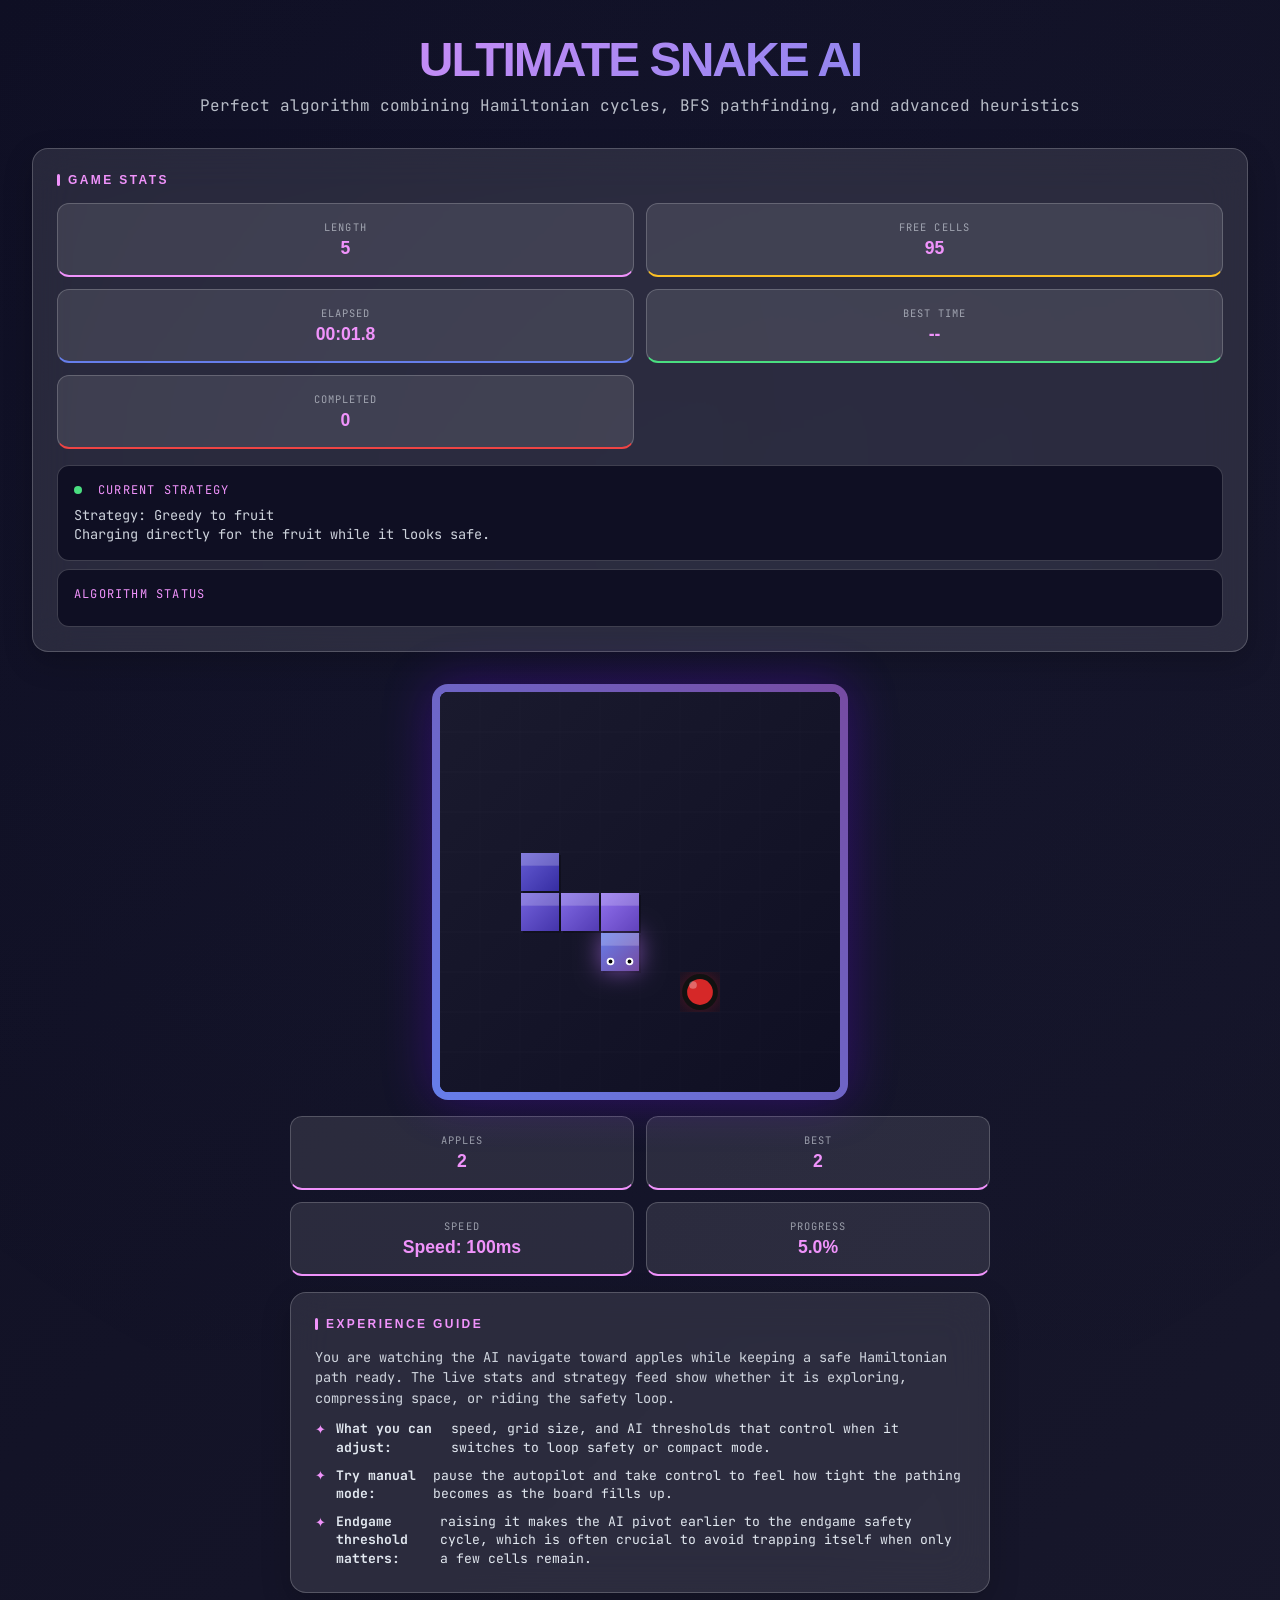
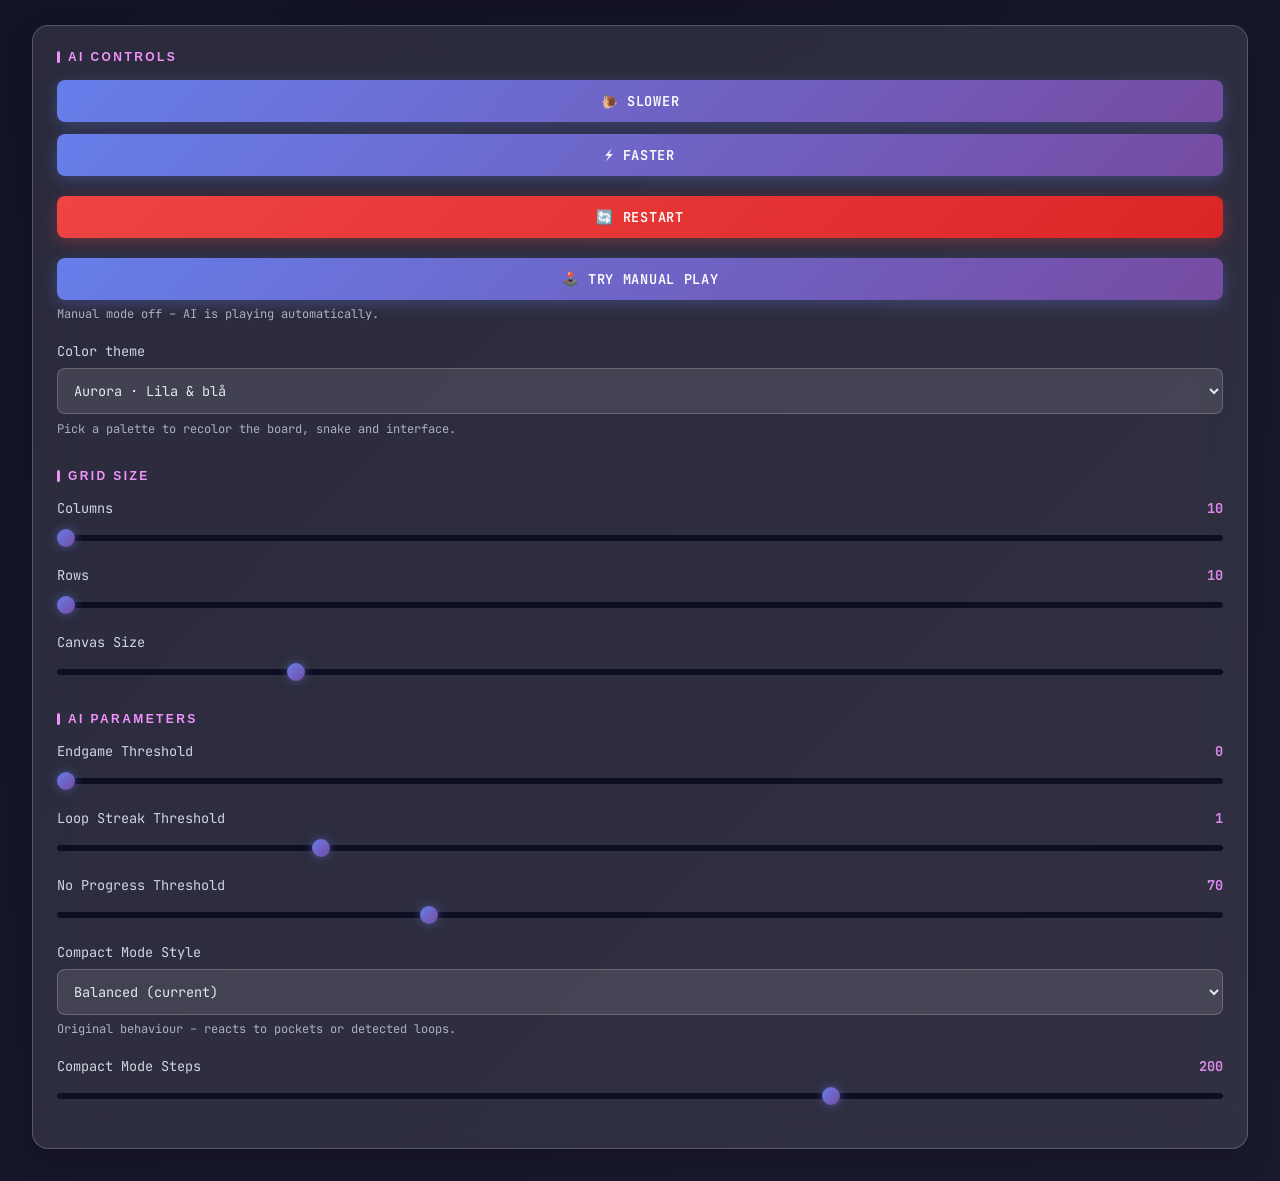
<file: index.html>
<!DOCTYPE html>
<html lang="en">
<head>
  <meta charset="UTF-8">
  <meta name="viewport" content="width=device-width, initial-scale=1.0">
  <title>Ultimate Snake AI - Perfect Algorithm</title>
  <style>
    @import url('https://fonts.googleapis.com/css2?family=Syncopate:wght@400;700&family=JetBrains+Mono:wght@400;700&display=swap');

    * { margin: 0; padding: 0; box-sizing: border-box; }

    :root {
      --primary: #667eea;
      --secondary: #764ba2;
      --accent: #f093fb;
      --success: #4ade80;
      --danger: #ef4444;
      --warning: #fbbf24;
      --dark: #1a1a2e;
      --darker: #0f0f23;
      --light: #eef2ff;
      --text: #e2e8f0;
      --glass: rgba(255, 255, 255, 0.1);
      --glass-border: rgba(255, 255, 255, 0.2);
    }

    body {
      font-family: 'JetBrains Mono', monospace;
      background: linear-gradient(135deg, var(--darker) 0%, var(--dark) 100%);
      min-height: 100vh;
      color: var(--text);
      overflow-x: hidden;
    }

    body::before {
      content: '';
      position: fixed;
      top: -50%;
      left: -50%;
      width: 200%;
      height: 200%;
      background: radial-gradient(circle, var(--primary) 0%, transparent 70%);
      opacity: 0.03;
      animation: rotate 60s linear infinite;
      z-index: -1;
    }

    @keyframes rotate { to { transform: rotate(360deg); } }

    .container { max-width: 1600px; margin: 0 auto; padding: 2rem; }
    .header { text-align: center; margin-bottom: 2rem; }
    .header h1 {
      font-family: 'Syncopate', sans-serif;
      font-size: 3rem;
      font-weight: 700;
      background: linear-gradient(135deg, var(--accent) 0%, var(--primary) 100%);
      -webkit-background-clip: text;
      -webkit-text-fill-color: transparent;
      margin-bottom: 0.5rem;
      letter-spacing: -2px;
    }
    .header p { opacity: 0.8; font-size: 1rem; }

    .main-grid {
      display: grid;
      grid-template-columns: 320px 1fr 380px;
      gap: 2rem;
      align-items: start;
    }

    .panel {
      background: var(--glass);
      backdrop-filter: blur(20px);
      border: 1px solid var(--glass-border);
      border-radius: 1rem;
      padding: 1.5rem;
      box-shadow: 0 10px 30px rgba(0, 0, 0, 0.2);
    }
    .panel h3 {
      font-family: 'Syncopate', sans-serif;
      font-size: 0.75rem;
      letter-spacing: 0.2em;
      text-transform: uppercase;
      color: var(--accent);
      margin-bottom: 1rem;
      display: flex;
      align-items: center;
      gap: 0.5rem;
    }
    .panel h3::before {
      content: '';
      width: 3px;
      height: 12px;
      background: var(--accent);
      border-radius: 2px;
    }

    .game-container {
      position: relative;
      display: flex;
      flex-direction: column;
      align-items: center;
      gap: 1rem;
    }

    .canvas-wrapper {
      position: relative;
      padding: 8px;
      background: linear-gradient(45deg, var(--primary), var(--secondary));
      border-radius: 1rem;
      box-shadow: 0 0 50px rgba(112, 0, 255, 0.3);
    }

    #game {
      display: block;
      border-radius: 8px;
      background: #000;
      box-shadow: inset 0 0 20px rgba(0, 0, 0, 0.5);
    }

    .stats-grid {
      display: grid;
      grid-template-columns: repeat(4, 1fr);
      gap: 0.75rem;
      width: 100%;
      max-width: 700px;
    }

    .stats-stack {
      display: grid;
      grid-template-columns: repeat(2, 1fr);
      gap: 0.75rem;
      margin-bottom: 1rem;
    }

    .stat-card {
      background: var(--glass);
      border: 1px solid var(--glass-border);
      border-radius: 0.75rem;
      padding: 1rem;
      text-align: center;
      border-bottom: 2px solid var(--accent);
    }

    .stat-label {
      font-size: 0.65rem;
      text-transform: uppercase;
      letter-spacing: 0.1em;
      opacity: 0.6;
      margin-bottom: 0.25rem;
    }

    .stat-value {
      font-family: 'Syncopate', sans-serif;
      font-size: 1.1rem;
      font-weight: 700;
      color: var(--accent);
    }

    .control-group { margin-bottom: 1.25rem; }

    .control-group label {
      display: block;
      font-size: 0.85rem;
      margin-bottom: 0.5rem;
      opacity: 0.9;
    }

    .control-group label span {
      color: var(--accent);
      font-weight: 700;
      float: right;
    }

    input[type="range"] {
      width: 100%;
      height: 6px;
      border-radius: 3px;
      background: var(--darker);
      outline: none;
      -webkit-appearance: none;
    }

    input[type="range"]::-webkit-slider-thumb {
      -webkit-appearance: none;
      width: 18px;
      height: 18px;
      border-radius: 50%;
      background: linear-gradient(135deg, var(--primary), var(--secondary));
      cursor: pointer;
      box-shadow: 0 0 10px rgba(102, 126, 234, 0.5);
    }

    .button {
      width: 100%;
      padding: 0.75rem;
      background: linear-gradient(135deg, var(--primary) 0%, var(--secondary) 100%);
      color: #fff;
      border: none;
      border-radius: 0.5rem;
      font-family: 'JetBrains Mono', monospace;
      font-size: 0.85rem;
      font-weight: 600;
      cursor: pointer;
      transition: all 0.3s;
      text-transform: uppercase;
      letter-spacing: 0.05em;
      box-shadow: 0 4px 15px rgba(102, 126, 234, 0.3);
      user-select: none;
    }

    .button:hover {
      transform: translateY(-2px);
      box-shadow: 0 6px 20px rgba(102, 126, 234, 0.5);
    }

    .button.danger {
      background: linear-gradient(135deg, var(--danger) 0%, #dc2626 100%);
      box-shadow: 0 4px 15px rgba(239, 68, 68, 0.3);
    }

    .button.warning {
      background: linear-gradient(135deg, var(--warning) 0%, #f59e0b 100%);
      color: #1f2937;
      box-shadow: 0 4px 15px rgba(251, 191, 36, 0.45);
    }

    .button.toggle-active {
      background: linear-gradient(135deg, var(--success) 0%, var(--accent) 100%);
      box-shadow: 0 4px 15px rgba(74, 222, 128, 0.4);
    }

    .button-row {
      display: grid;
      grid-template-columns: repeat(2, minmax(0, 1fr));
      gap: 0.75rem;
    }

    select {
      width: 100%;
      padding: 0.75rem;
      background: var(--glass);
      border: 1px solid var(--glass-border);
      border-radius: 0.5rem;
      color: var(--text);
      font-family: 'JetBrains Mono', monospace;
      font-size: 0.85rem;
      cursor: pointer;
    }

    select option { background: var(--dark); color: var(--text); }

    .helper-text {
      margin-top: 0.4rem;
      font-size: 0.75rem;
      opacity: 0.7;
    }

    .strategy-display {
      background: var(--darker);
      border-radius: 0.75rem;
      padding: 1rem;
      margin-top: 1rem;
      border: 1px solid var(--glass-border);
    }

    .info-panel {
      width: 100%;
      max-width: 700px;
    }

    .info-panel p {
      font-size: 0.85rem;
      line-height: 1.5;
      opacity: 0.9;
      margin-bottom: 0.75rem;
    }

    .info-panel ul {
      list-style: none;
      padding-left: 0;
      display: grid;
      gap: 0.6rem;
      margin: 0;
    }

    .info-panel li {
      display: flex;
      gap: 0.6rem;
      font-size: 0.82rem;
      line-height: 1.4;
    }

    .info-panel li::before {
      content: '✦';
      color: var(--accent);
      margin-top: 0.05rem;
    }

    .strategy-title {
      font-size: 0.75rem;
      text-transform: uppercase;
      letter-spacing: 0.1em;
      color: var(--accent);
      margin-bottom: 0.5rem;
      display: flex;
      align-items: center;
      gap: 0.5rem;
    }

    .strategy-text { font-size: 0.85rem; line-height: 1.4; opacity: 0.9; }

    .status-indicator {
      display: inline-block;
      width: 8px;
      height: 8px;
      border-radius: 50%;
      margin-right: 0.5rem;
      animation: pulse 2s infinite;
    }

    .status-indicator.active { background: var(--success); }

    @keyframes pulse { 0%, 100% { opacity: 1; } 50% { opacity: 0.5; } }

    .help-overlay {
      position: fixed;
      inset: 0;
      background: rgba(15, 23, 42, 0.85);
      backdrop-filter: blur(18px);
      display: flex;
      align-items: center;
      justify-content: center;
      z-index: 2300;
    }

    .help-overlay[hidden] { display: none; }

    .help-card {
      max-width: 480px;
      width: 90%;
      background: radial-gradient(circle at top left, rgba(102, 126, 234, 0.35), var(--darker));
      border-radius: 1.5rem;
      border: 1px solid var(--glass-border);
      box-shadow: 0 18px 60px rgba(0, 0, 0, 0.7);
      padding: 2rem 2.25rem 1.75rem;
      color: var(--text);
    }

    .help-card h2 {
      margin-top: 0;
      margin-bottom: 1rem;
      font-size: 1.6rem;
      color: var(--accent);
      display: flex;
      align-items: center;
      gap: 0.5rem;
    }

    .help-card h2::before {
      content: '⌨️';
      font-size: 1.4rem;
    }

    .help-card ul {
      list-style: none;
      padding-left: 0;
      margin: 0 0 1.5rem 0;
    }

    .help-card li {
      display: flex;
      align-items: center;
      gap: 0.75rem;
      margin-bottom: 0.6rem;
      line-height: 1.5;
    }

    .help-card kbd {
      display: inline-flex;
      align-items: center;
      justify-content: center;
      min-width: 32px;
      padding: 0.25rem 0.6rem;
      border-radius: 0.5rem;
      border: 1px solid rgba(148, 163, 184, 0.8);
      background: radial-gradient(circle at top, rgba(15, 23, 42, 0.9), rgba(15, 23, 42, 0.6));
      box-shadow: 0 2px 0 rgba(15, 23, 42, 0.9);
      font-size: 0.8rem;
      font-weight: 600;
      font-family: ui-monospace, SFMono-Regular, Menlo, Monaco, Consolas, "Liberation Mono", "Courier New", monospace;
    }

    .help-card li span { opacity: 0.9; font-size: 0.9rem; }
    .help-card .button { width: 100%; justify-content: center; }

    @media (max-width: 1400px) {
      .main-grid { grid-template-columns: 1fr; }
      .stats-grid { grid-template-columns: repeat(2, 1fr); }
      .stats-stack { grid-template-columns: repeat(2, 1fr); }
      .button-row { grid-template-columns: 1fr; }
    }
</style>
</head>
<body>
  <div class="container">
    <div class="header">
      <h1>ULTIMATE SNAKE AI</h1>
      <p>Perfect algorithm combining Hamiltonian cycles, BFS pathfinding, and advanced heuristics</p>
    </div>

    <div class="main-grid">
      <div class="panel">
        <h3>Game Stats</h3>
        <div class="stats-stack">
          <div class="stat-card" style="border-bottom-color: var(--accent);">
            <div class="stat-label">Length</div>
            <div class="stat-value" id="snakeLength">3</div>
          </div>
          <div class="stat-card" style="border-bottom-color: var(--warning);">
            <div class="stat-label">Free Cells</div>
            <div class="stat-value" id="freeCells">0</div>
          </div>
          <div class="stat-card" style="border-bottom-color: var(--primary);">
            <div class="stat-label">Elapsed</div>
            <div class="stat-value" id="elapsedTime">00:00.0</div>
          </div>
          <div class="stat-card" style="border-bottom-color: var(--success);">
            <div class="stat-label">Best Time</div>
            <div class="stat-value" id="bestTime">--</div>
          </div>
          <div class="stat-card" style="border-bottom-color: var(--danger);">
            <div class="stat-label">Completed</div>
            <div class="stat-value" id="completedRounds">0</div>
          </div>
        </div>

        <div class="strategy-display">
          <div class="strategy-title">
            <span class="status-indicator active"></span>
            Current Strategy
          </div>
          <div class="strategy-text" id="strategyStatus">Strategy: Initializing</div>
          <div class="strategy-text" id="strategyExplanation"></div>
          <div class="strategy-text" id="completionStatus" hidden aria-live="polite"></div>
        </div>

        <div class="strategy-display" style="margin-top: 0.5rem;">
          <div class="strategy-title">Algorithm Status</div>
          <div class="strategy-text">
            <div id="hamStatus"></div>
            <div id="loopStatus"></div>
            <div id="compactStatus"></div>
            <div id="compactStepStatus"></div>
          </div>
        </div>
      </div>

      <div class="game-container">
        <div class="canvas-wrapper">
          <canvas id="game" width="400" height="400"></canvas>
        </div>

        <div class="stats-grid">
          <div class="stat-card">
            <div class="stat-label">Apples</div>
            <div class="stat-value" id="applesEaten">0</div>
          </div>
          <div class="stat-card">
            <div class="stat-label">Best</div>
            <div class="stat-value" id="appleHighScore">0</div>
          </div>
          <div class="stat-card">
            <div class="stat-label">Speed</div>
            <div class="stat-value" id="speedDisplay">Speed: 100ms</div>
          </div>
          <div class="stat-card">
            <div class="stat-label">Progress</div>
            <div class="stat-value" id="progress">0%</div>
          </div>
        </div>

        <div class="panel info-panel">
          <h3>Experience Guide</h3>
          <p>
            You are watching the AI navigate toward apples while keeping a safe Hamiltonian path
            ready. The live stats and strategy feed show whether it is exploring, compressing space,
            or riding the safety loop.
          </p>
          <ul>
            <li><strong>What you can adjust:</strong> speed, grid size, and AI thresholds that control when it switches
            to loop safety or compact mode.</li>
            <li><strong>Try manual mode:</strong> pause the autopilot and take control to feel how tight the pathing becomes
            as the board fills up.</li>
            <li><strong>Endgame threshold matters:</strong> raising it makes the AI pivot earlier to the endgame safety
            cycle, which is often crucial to avoid trapping itself when only a few cells remain.</li>
          </ul>
        </div>
      </div>

      <div class="panel">
        <h3>AI Controls</h3>

        <div class="control-group">
          <div class="button-row">
            <button id="slowerBtn" class="button">🐌 Slower</button>
            <button id="fasterBtn" class="button">⚡ Faster</button>
          </div>
        </div>

        <div class="control-group">
          <button id="restartBtn" class="button danger">🔄 Restart</button>
        </div>

        <div class="control-group">
          <button id="manualToggle" class="button">🕹️ Try Manual Play</button>
          <p id="manualHint" class="helper-text">Manual mode off – AI is playing automatically.</p>
        </div>

        <div class="control-group">
          <label for="themeSelect">Color theme</label>
          <select id="themeSelect">
            <option value="aurora">Aurora · Lila &amp; blå</option>
            <option value="sunset">Sunset · Guld &amp; rött</option>
            <option value="emerald">Emerald · Grön</option>
            <option value="glacier">Glacier · Turkos</option>
            <option value="matrix">Matrix</option>
          </select>
          <p class="helper-text">Pick a palette to recolor the board, snake and interface.</p>
        </div>

        <h3 style="margin-top: 2rem;">Grid Size</h3>
        <div class="control-group">
          <label>Columns <span id="colsValue">10</span></label>
          <input type="range" id="colsSlider" min="10" max="100" value="10" step="5">
        </div>
        <div class="control-group">
          <label>Rows <span id="rowsValue">10</span></label>
          <input type="range" id="rowsSlider" min="10" max="100" value="10" step="5">
        </div>
        <div class="control-group">
          <label>Canvas Size</label>
          <input type="range" id="sizeSlider" min="300" max="800" value="400" step="50">
        </div>

        <h3 style="margin-top: 2rem;">AI Parameters</h3>
        <div class="control-group">
          <label>Endgame Threshold <span id="endgameValue">0</span></label>
          <input type="range" id="endgameSlider" min="0" max="100" value="0" step="5">
        </div>
        <div class="control-group">
          <label>Loop Streak Threshold <span id="loopThreshValue">3</span></label>
          <input type="range" id="loopThreshSlider" min="1" max="10" value="3" step="1">
        </div>
        <div class="control-group">
          <label>No Progress Threshold <span id="progThreshValue">70</span></label>
          <input type="range" id="progThreshSlider" min="10" max="200" value="70" step="5">
        </div>
        <div class="control-group">
          <label for="compactProfile">Compact Mode Style</label>
          <select id="compactProfile">
            <option value="cautious">Extremely cautious</option>
            <option value="balanced" selected>Balanced (current)</option>
            <option value="risky">Extremely daring</option>
          </select>
          <p id="compactProfileHint" class="helper-text">Default behaviour that reacts to pockets or loops.</p>
        </div>
        <div class="control-group">
          <label>Compact Mode Steps <span id="compactValue">200</span></label>
          <input type="range" id="compactSlider" min="0" max="300" value="200" step="10">
        </div>
      </div>
    </div>

  </div>

  <!-- Embedded updated JS logic -->
  <script>
    /* ===== KONFIGURATION ===== */
    let COLS = 10, ROWS = 10;
    let CELL = 30;
    let SPEED = 100;
    const DIRS = [ {dx:0,dy:-1},{dx:0,dy:1},{dx:-1,dy:0},{dx:1,dy:0} ];
    const DIR_TO_INDEX = DIRS.reduce((acc, dir, idx) => {
      acc[`${dir.dx},${dir.dy}`] = idx;
      return acc;
    }, {});
    const MAX_SPEED = 500, MIN_SPEED = 1, SPEED_STEP = 10;
    let manualMode = false;
    let manualDirection = {dx: 1, dy: 0};
    let pendingManualDirection = null;
    let eatParticles = [];
    let safetyNetEnabled = true;
    let rlTrainingEnabled = false;
    let rlPendingChoice = null;
    let rlEpisodeActive = false;
    let autoRestartEnabled = false;
    let startTime = null;
    let elapsedTimerHandle = null;
    let elapsedTimeEl = null;
    let performanceElapsedEl = null;
    let performanceLengthEl = null;
    let lastElapsedMs = 0;
    let bestTimeMs = null;
    let lastObservedReward = 0;
    let progressRingCircle = null;
    let progressRingMaxLength = null;
    let progressRingPercentLabel = null;
    let rlRewardHistory = [];
    const RL_REWARD_HISTORY_LIMIT = 60;
    let lastRlPhaseLabel = null;

    const THEME_STORAGE_KEY = 'snakeai-theme';
    const THEMES = {
      aurora: {
        label: 'Aurora · Lila & blå',
        cssVars: {
          '--primary': '#667eea',
          '--secondary': '#764ba2',
          '--accent': '#f093fb',
          '--success': '#4ade80',
          '--danger': '#ef4444',
          '--warning': '#fbbf24',
          '--dark': '#1a1a2e',
          '--darker': '#0f0f23',
          '--light': '#eef2ff',
          '--text': '#e2e8f0',
          '--glass': 'rgba(255, 255, 255, 0.1)',
          '--glass-border': 'rgba(255, 255, 255, 0.2)',
          '--primary-shadow': 'rgba(102, 126, 234, 0.4)',
          '--primary-shadow-strong': 'rgba(102, 126, 234, 0.6)',
          '--primary-ambient': 'rgba(102, 126, 234, 0.3)',
          '--primary-ambient-strong': 'rgba(102, 126, 234, 0.5)',
          '--primary-ambient-xstrong': 'rgba(102, 126, 234, 0.8)',
          '--primary-overlay': 'rgba(102, 126, 234, 0.15)',
          '--primary-overlay-strong': 'rgba(102, 126, 234, 0.4)',
          '--primary-outline': 'rgba(102, 126, 234, 0.08)',
          '--accent-ring': 'rgba(240, 147, 251, 0.25)',
          '--accent-glow': 'rgba(240, 147, 251, 0.35)',
          '--accent-glow-strong': 'rgba(240, 147, 251, 0.75)',
          '--accent-outline': 'rgba(240, 147, 251, 0.45)'
        },
        game: {
          boardGradient: ['#1a1a2e', '#0f0f23'],
          grid: 'rgba(255, 255, 255, 0.02)',
          head: '#667eea',
          headAccent: '#764ba2',
          ham: '#4ade80',
          hamAccent: '#22c55e',
          compact: '#f97316',
          compactAccent: '#ea580c',
          loop: '#fbbf24',
          loopAccent: '#f59e0b',
          bodyStart: '#8b5cf6',
          bodyEnd: '#4338ca',
          apple: '#d62828',
          appleStroke: '#111',
          appleHighlight: 'rgba(255, 255, 255, 0.3)',
          appleGlow: 'rgba(220, 38, 38, 0.5)',
          danger: '#ef4444',
          warning: '#fbbf24',
          deadEnd: '#f97316'
        }
      },
      sunset: {
        label: 'Sunset · Guld & rött',
        cssVars: {
          '--primary': '#f97316',
          '--secondary': '#ef4444',
          '--accent': '#fbbf24',
          '--success': '#4ade80',
          '--danger': '#dc2626',
          '--warning': '#facc15',
          '--dark': '#2b0f05',
          '--darker': '#1a0702',
          '--light': '#fff7ed',
          '--text': '#ffe8d6',
          '--glass': 'rgba(255, 244, 230, 0.08)',
          '--glass-border': 'rgba(255, 244, 230, 0.2)',
          '--primary-shadow': 'rgba(249, 115, 22, 0.45)',
          '--primary-shadow-strong': 'rgba(239, 68, 68, 0.55)',
          '--primary-ambient': 'rgba(249, 115, 22, 0.35)',
          '--primary-ambient-strong': 'rgba(249, 115, 22, 0.55)',
          '--primary-ambient-xstrong': 'rgba(239, 68, 68, 0.75)',
          '--primary-overlay': 'rgba(249, 115, 22, 0.18)',
          '--primary-overlay-strong': 'rgba(239, 68, 68, 0.38)',
          '--primary-outline': 'rgba(249, 115, 22, 0.1)',
          '--accent-ring': 'rgba(251, 191, 36, 0.25)',
          '--accent-glow': 'rgba(251, 191, 36, 0.35)',
          '--accent-glow-strong': 'rgba(251, 191, 36, 0.7)',
          '--accent-outline': 'rgba(251, 191, 36, 0.45)'
        },
        game: {
          boardGradient: ['#2b0f05', '#120401'],
          grid: 'rgba(255, 244, 230, 0.06)',
          head: '#f97316',
          headAccent: '#ef4444',
          ham: '#4ade80',
          hamAccent: '#22c55e',
          compact: '#ea580c',
          compactAccent: '#c2410c',
          loop: '#facc15',
          loopAccent: '#f59e0b',
          bodyStart: '#fbbf24',
          bodyEnd: '#dc2626',
          apple: '#f43f5e',
          appleStroke: '#7f1d1d',
          appleHighlight: 'rgba(255, 255, 255, 0.25)',
          appleGlow: 'rgba(244, 63, 94, 0.45)',
          danger: '#dc2626',
          warning: '#facc15',
          deadEnd: '#fb923c'
        }
      },
      emerald: {
        label: 'Emerald · Grön',
        cssVars: {
          '--primary': '#10b981',
          '--secondary': '#047857',
          '--accent': '#34d399',
          '--success': '#22c55e',
          '--danger': '#ef4444',
          '--warning': '#facc15',
          '--dark': '#052e25',
          '--darker': '#021a16',
          '--light': '#ecfdf5',
          '--text': '#d1fae5',
          '--glass': 'rgba(209, 250, 229, 0.08)',
          '--glass-border': 'rgba(209, 250, 229, 0.2)',
          '--primary-shadow': 'rgba(16, 185, 129, 0.4)',
          '--primary-shadow-strong': 'rgba(16, 185, 129, 0.6)',
          '--primary-ambient': 'rgba(16, 185, 129, 0.3)',
          '--primary-ambient-strong': 'rgba(16, 185, 129, 0.5)',
          '--primary-ambient-xstrong': 'rgba(16, 185, 129, 0.75)',
          '--primary-overlay': 'rgba(16, 185, 129, 0.18)',
          '--primary-overlay-strong': 'rgba(20, 184, 166, 0.35)',
          '--primary-outline': 'rgba(16, 185, 129, 0.1)',
          '--accent-ring': 'rgba(52, 211, 153, 0.28)',
          '--accent-glow': 'rgba(52, 211, 153, 0.4)',
          '--accent-glow-strong': 'rgba(52, 211, 153, 0.75)',
          '--accent-outline': 'rgba(52, 211, 153, 0.5)'
        },
        game: {
          boardGradient: ['#052e25', '#011612'],
          grid: 'rgba(209, 250, 229, 0.05)',
          head: '#10b981',
          headAccent: '#059669',
          ham: '#34d399',
          hamAccent: '#22c55e',
          compact: '#f97316',
          compactAccent: '#ea580c',
          loop: '#facc15',
          loopAccent: '#f59e0b',
          bodyStart: '#34d399',
          bodyEnd: '#047857',
          apple: '#facc15',
          appleStroke: '#14532d',
          appleHighlight: 'rgba(255, 255, 255, 0.25)',
          appleGlow: 'rgba(52, 211, 153, 0.4)',
          danger: '#ef4444',
          warning: '#facc15',
          deadEnd: '#fb923c'
        }
      },
      glacier: {
        label: 'Glacier · Turkos',
        cssVars: {
          '--primary': '#38bdf8',
          '--secondary': '#0ea5e9',
          '--accent': '#a855f7',
          '--success': '#2dd4bf',
          '--danger': '#f87171',
          '--warning': '#fde047',
          '--dark': '#05223b',
          '--darker': '#021427',
          '--light': '#e0f2fe',
          '--text': '#dbeafe',
          '--glass': 'rgba(191, 219, 254, 0.08)',
          '--glass-border': 'rgba(191, 219, 254, 0.2)',
          '--primary-shadow': 'rgba(56, 189, 248, 0.4)',
          '--primary-shadow-strong': 'rgba(14, 165, 233, 0.6)',
          '--primary-ambient': 'rgba(56, 189, 248, 0.3)',
          '--primary-ambient-strong': 'rgba(56, 189, 248, 0.5)',
          '--primary-ambient-xstrong': 'rgba(14, 165, 233, 0.75)',
          '--primary-overlay': 'rgba(56, 189, 248, 0.18)',
          '--primary-overlay-strong': 'rgba(14, 165, 233, 0.38)',
          '--primary-outline': 'rgba(56, 189, 248, 0.1)',
          '--accent-ring': 'rgba(168, 85, 247, 0.25)',
          '--accent-glow': 'rgba(168, 85, 247, 0.35)',
          '--accent-glow-strong': 'rgba(168, 85, 247, 0.7)',
          '--accent-outline': 'rgba(168, 85, 247, 0.45)'
        },
        game: {
          boardGradient: ['#05223b', '#021427'],
          grid: 'rgba(219, 234, 254, 0.05)',
          head: '#38bdf8',
          headAccent: '#0ea5e9',
          ham: '#2dd4bf',
          hamAccent: '#14b8a6',
          compact: '#f97316',
          compactAccent: '#ea580c',
          loop: '#fde047',
          loopAccent: '#f59e0b',
          bodyStart: '#60a5fa',
          bodyEnd: '#1d4ed8',
          apple: '#f87171',
          appleStroke: '#7f1d1d',
          appleHighlight: 'rgba(255, 255, 255, 0.25)',
          appleGlow: 'rgba(248, 113, 113, 0.4)',
          danger: '#f87171',
          warning: '#fde047',
          deadEnd: '#fb923c'
        }
      },
      matrix: {
        label: 'Matrix',
        cssVars: {
          '--primary': '#00ff41',
          '--secondary': '#00b533',
          '--accent': '#00ffa3',
          '--success': '#39ff14',
          '--danger': '#00ff41',
          '--warning': '#00ffa3',
          '--dark': '#041204',
          '--darker': '#010503',
          '--light': '#ccffd7',
          '--text': '#9ef7b3',
          '--glass': 'rgba(0, 255, 65, 0.08)',
          '--glass-border': 'rgba(0, 255, 65, 0.22)',
          '--primary-shadow': 'rgba(0, 255, 65, 0.35)',
          '--primary-shadow-strong': 'rgba(0, 255, 65, 0.55)',
          '--primary-ambient': 'rgba(0, 255, 65, 0.3)',
          '--primary-ambient-strong': 'rgba(0, 255, 65, 0.55)',
          '--primary-ambient-xstrong': 'rgba(0, 255, 65, 0.8)',
          '--primary-overlay': 'rgba(0, 255, 65, 0.18)',
          '--primary-overlay-strong': 'rgba(0, 255, 65, 0.36)',
          '--primary-outline': 'rgba(0, 255, 65, 0.12)',
          '--accent-ring': 'rgba(0, 255, 163, 0.25)',
          '--accent-glow': 'rgba(0, 255, 163, 0.35)',
          '--accent-glow-strong': 'rgba(0, 255, 163, 0.65)',
          '--accent-outline': 'rgba(0, 255, 163, 0.45)'
        },
        game: {
          boardGradient: ['#020d02', '#000000'],
          grid: 'rgba(0, 255, 65, 0.07)',
          head: '#00ff41',
          headAccent: '#00b533',
          ham: '#39ff14',
          hamAccent: '#16ff6e',
          compact: '#00cc66',
          compactAccent: '#00994d',
          loop: '#00ffa3',
          loopAccent: '#00d184',
          bodyStart: '#00ff90',
          bodyEnd: '#008f2a',
          apple: '#00ffa3',
          appleStroke: '#003d1a',
          appleHighlight: 'rgba(204, 255, 222, 0.3)',
          appleGlow: 'rgba(0, 255, 144, 0.4)',
          danger: '#00ff41',
          warning: '#00ffa3',
          deadEnd: '#00cc66'
        }
      }
    };
    let currentThemeKey = 'aurora';
    let currentTheme = THEMES[currentThemeKey];
    function applyTheme(themeKey, { persist = false } = {}){
      const theme = THEMES[themeKey] ?? THEMES.aurora;
      currentThemeKey = themeKey;
      currentTheme = theme;
      const root = document.documentElement;
      Object.entries(theme.cssVars).forEach(([name, value]) => {
        root.style.setProperty(name, value);
      });
      root.setAttribute('data-theme', themeKey);
      if(persist){
        try {
          localStorage.setItem(THEME_STORAGE_KEY, themeKey);
        } catch (error){
          console.warn('Unable to persist theme preference', error);
        }
      }
    }
    function initTheme(){
      let stored = null;
      try {
        stored = localStorage.getItem(THEME_STORAGE_KEY);
      } catch (error){
        stored = null;
      }
      if(stored && THEMES[stored]){
        applyTheme(stored);
      } else {
        applyTheme(currentThemeKey);
      }
    }
    function hexToRgb(hex){
      if(typeof hex !== 'string'){ return { r: 0, g: 0, b: 0 }; }
      let normalized = hex.trim().replace('#', '');
      if(normalized.length === 3){
        normalized = normalized.split('').map(ch => ch + ch).join('');
      }
      const intVal = parseInt(normalized, 16);
      if(Number.isNaN(intVal)){
        return { r: 0, g: 0, b: 0 };
      }
      return {
        r: (intVal >> 16) & 255,
        g: (intVal >> 8) & 255,
        b: intVal & 255
      };
    }
    function clampColor(value){
      return Math.max(0, Math.min(255, value));
    }
    function rgbToCss(color, alpha = 1){
      const r = clampColor(Math.round(color.r ?? 0));
      const g = clampColor(Math.round(color.g ?? 0));
      const b = clampColor(Math.round(color.b ?? 0));
      if(alpha >= 0 && alpha < 1){
        return `rgba(${r}, ${g}, ${b}, ${alpha})`;
      }
      return `rgb(${r}, ${g}, ${b})`;
    }
    function mixHexColors(colorA, colorB, t){
      const ratio = Math.max(0, Math.min(1, Number.isFinite(t) ? t : 0));
      const a = hexToRgb(colorA);
      const b = hexToRgb(colorB);
      return {
        r: Math.round(a.r + (b.r - a.r) * ratio),
        g: Math.round(a.g + (b.g - a.g) * ratio),
        b: Math.round(a.b + (b.b - a.b) * ratio)
      };
    }
    function lightenRgb(color, amount){
      const ratio = Math.max(0, Math.min(1, amount));
      return {
        r: Math.round(color.r + (255 - color.r) * ratio),
        g: Math.round(color.g + (255 - color.g) * ratio),
        b: Math.round(color.b + (255 - color.b) * ratio)
      };
    }
    function darkenRgb(color, amount){
      const ratio = Math.max(0, Math.min(1, amount));
      return {
        r: Math.round(color.r * (1 - ratio)),
        g: Math.round(color.g * (1 - ratio)),
        b: Math.round(color.b * (1 - ratio))
      };
    }
    initTheme();
    const RL_REWARD_COMPONENTS = [
      { id: 'stepPenalty', label: 'Step penalty' },
      { id: 'fruitReward', label: 'Fruit reward' },
      { id: 'fruitApproachReward', label: 'Fruit approach bonus' },
      { id: 'winBonus', label: 'Win bonus' },
      { id: 'bestTimeBonus', label: 'Record time bonus' },
      { id: 'endgamePlanReward', label: 'Endgame plan bonus' },
      { id: 'compactModeReward', label: 'Compact mode bonus' },
      { id: 'pocketFillReward', label: 'Pocket fill reward' },
      { id: 'wallDistanceReward', label: 'Wall spacing bonus' },
      { id: 'wallCrashPenalty', label: 'Wall crash penalty' },
      { id: 'selfCrashPenalty', label: 'Self crash penalty' },
      { id: 'deadEndPenalty', label: 'Dead-end penalty' },
      { id: 'deathPenalty', label: 'Generic crash penalty' },
      { id: 'loopPenalty', label: 'Loop stall penalty' }
    ];
    const RL_REWARD_COMPONENT_MAP = RL_REWARD_COMPONENTS.reduce((acc, entry) => {
      acc[entry.id] = entry;
      return acc;
    }, {});
    function createEmptyRewardImpactSnapshot(){
      return RL_REWARD_COMPONENTS.reduce((acc, entry) => {
        acc[entry.id] = 0;
        return acc;
      }, {});
    }
    const rlRewardImpactStats = {
      components: RL_REWARD_COMPONENTS.reduce((acc, entry) => {
        acc[entry.id] = { label: entry.label, total: 0, last: 0, prev: 0 };
        return acc;
      }, {}),
      episodes: 0,
      lastTotal: 0,
      prevTotal: 0
    };
    let rlRewardEpisodeAccumulator = createEmptyRewardImpactSnapshot();
    const BASE_TIMEOUT_PER_CELL_MS = 150;
    const MIN_RUN_TIMEOUT_MS = 30000;
    const DEFAULT_RUN_TIMEOUT_LIMIT_MS = 120000;
    const MAX_RUN_TIMEOUT_MS = 15 * 60 * 1000;
    const TIMEOUT_SLIDER_STEP_MS = 15000;
    let runTimeoutMs = null;
    let runTimeoutDeadline = null;
    let timeoutUserOverride = false;
    let completedRounds = 0;
    let applesEaten = 0;
    let appleHighScore = 0;
    let completionMessage = '';
    let consecutiveSelfCrashCount = 0;
    const rlConfig = {
      stepPenalty: -0.05,
      fruitReward: 5,
      fruitApproachReward: 0.5,
      winBonus: 15,
      bestTimeBonus: 100,
      wallCrashPenalty: -9,
      selfCrashPenalty: -14,
      deathPenalty: -9,
      deadEndPenalty: -12,
      wallDistanceReward: 0.3,
      endgamePlanReward: 1.5,
      compactModeReward: 1,
      pocketFillReward: 0.4,
      loopPenalty: -6,
      alpha: 0.2,
      gamma: 0.9,
      epsilonStart: 0.3,
      epsilonMin: 0.05,
      epsilonDecay: 0.995,
      rewardScale: 1,
      trainingEpisodes: 1,
      parallelSnakes: 0,
      method: 'tabular',
      ppoLearningRate: 0.0005,
      ppoClip: 0.2,
      ppoLambda: 0.95,
      ppoEntropyCoeff: 0.01,
      ppoValueCoeff: 0.5,
      ppoEpochs: 4,
      ppoBatchSize: 64
    };
    /* ===== DYNAMIC THRESHOLDS ===== */
    // Initialize endgame threshold; dynamic updates will override when grid changes
    let ENDGAME_THRESHOLD = 0;
    let MAX_LOOP_DETECTION = Math.max(8,(COLS+ROWS)/2|0);
    let WINDOW_SIZE = Math.max(10, COLS + ROWS);
    let FILL_POCKET_LIMIT = COLS * 4;
    let LOOP_ESCAPE_LIMIT = Math.max(40, Math.floor((COLS * ROWS) / 2));
    /* ===== CANVAS ===== */
    const canvas = document.getElementById('game');
    const ctx = canvas.getContext('2d');
    CELL = canvas.width / COLS;
    let lastRender = performance.now();
    /* ===== AI PARAMETERS ===== */
    let LOOP_STREAK_THRESHOLD = 1;
    let NO_PROGRESS_THRESHOLD = 70;
    let COMPACT_MODE_MAX_STEPS = 200;
    let COMPACT_MODE_PROFILE = 'balanced';
    const COMPACT_MODE_PROFILES = {
      cautious: {
        label: 'Extremely cautious',
        hint: 'Activates only when the fruit is tightly boxed in and the loop is confirmed.',
        minFreeCells: 8,
        allowPocket: true,
        allowLoop: true,
        requirePocketWithLoop: true,
        minLoopStreak: 2,
        allowCrowding: false
      },
      balanced: {
        label: 'Balanced (current)',
        hint: 'Original behaviour – reacts to pockets or detected loops.',
        minFreeCells: 15,
        allowPocket: true,
        allowLoop: true,
        requirePocketWithLoop: false,
        minLoopStreak: 1,
        allowCrowding: false
      },
      risky: {
        label: 'Extremely daring',
        hint: 'Jumps in early even at the slightest sign of congestion or awkward fruit.',
        minFreeCells: 0,
        allowPocket: true,
        allowLoop: true,
        requirePocketWithLoop: false,
        minLoopStreak: 0,
        allowCrowding: true
      }
    };
    let loopCountAdjust = 0;
    const RL_METHODS = { TABULAR: 'tabular', PPO: 'ppo' };
    const RL_OUTCOME_LABELS = {
      win: 'Wins',
      loss: 'Losses',
      'wall-crash': 'Wall crashes',
      'self-crash': 'Self crashes',
      'dead-end-crash': 'Dead-end crashes',
      timeout: 'Timeouts',
      stalled: 'Stalled loops'
    };
    const rlAgents = {
      tabular: createReinforcementAgent(rlConfig),
      ppo: createPpoAgent(rlConfig)
    };
    let rlMethod = rlConfig.method === RL_METHODS.PPO ? RL_METHODS.PPO : RL_METHODS.TABULAR;
    rlConfig.method = rlMethod;
    let rlAgent = rlAgents[rlMethod];
    let rlBatchActive = false;
    let rlBatchEpisodesRemaining = 0;
    let rlBatchPlannedEpisodes = 1;
    let rlHintOverride = null;
    let backgroundTrainingAbortController = null;
    let backgroundTrainingTask = null;
    let backgroundTrainingStats = null;
    /* ===== GAME STATE ===== */
    let snake=[], snakeSet=new Set();
    let fruit, prevFruitDist=Infinity, noProgressMoves=0;
    let lastMoves=[], windowMoves=[], loopDetected=false, loopStreak=0,
        hamMode=false, compactMode=false, compactModeSteps=0,
        loopHandle=null, currentStrategy="Initializing";
    let compactModeJustActivated = false;
    let endgamePlanThisMove = false;
    let persistentLoopCounter = 0;
    let gameRunning = false;
    let autoRestartTimer = null;
    const STRATEGY_DESCRIPTIONS = {
      "Initializing": "Setting up a safe opening path before committing to a plan.",
      "Forcing Hamilton (Stagnation)": "Switching to the safety cycle because movement became repetitive.",
      "Forcing Hamilton (No progress)": "Entering the Hamilton cycle after too many moves without reaching fruit.",
      "Forcing Hamilton (Immediate Loop)": "Breaking a dangerous loop by following the Hamilton safety route.",
      "Final Hamilton": "Finishing the board by following the final Hamilton path.",
      "Returning to Hamilton": "Navigating back to the Hamilton cycle to stay safe.",
      "Endgame Hamilton": "Sticking to the Hamilton cycle while space is limited.",
      "Hamilton cycle": "Calmly marching along the Hamilton cycle for guaranteed coverage.",
      "Filling smallest pocket": "Closing a small empty pocket before it becomes a trap.",
      "Loop break (Longest)": "Taking the longest safe option to break a repeating loop.",
      "Greedy to fruit": "Charging directly for the fruit while it looks safe.",
      "Compact zig-zag": "Compressing the body with tight zig-zags to clear space.",
      "BFS to fruit": "Calculating the safest shortest path to the fruit.",
      "BFS to tail": "Using breadth-first search to reconnect with the tail safely.",
      "Heuristic": "Balancing fruit hunting with safety heuristics.",
      "No safe move!": "No safe moves remain – preparing for impact.",
      "Unsafe chase": "Chasing the fruit without the usual safety checks.",
      "Unsafe roam": "Moving freely – expect risky behaviour.",
      "Unsafe random": "Taking a random step with no safety guarantees."
    };
    function getStrategyExplanation(strategy) {
      return STRATEGY_DESCRIPTIONS[strategy] || "Assessing the board and adapting to the current situation.";
    }
    function createReinforcementAgent(config = {}){
      let alpha = typeof config.alpha === 'number' ? config.alpha : 0.2;
      let gamma = typeof config.gamma === 'number' ? config.gamma : 0.9;
      let epsilon = typeof config.epsilonStart === 'number' ? config.epsilonStart : 0.3;
      let epsilonMin = typeof config.epsilonMin === 'number' ? config.epsilonMin : 0.05;
      let epsilonDecay = typeof config.epsilonDecay === 'number' ? config.epsilonDecay : 0.995;
      const qTable = new Map();
      let episodes = 0;
      let totalReward = 0;
      let lastEpisodeReward = 0;
      let lastEpisodeDuration = 0;
      let totalEpisodeDuration = 0;
      let lastEpisodeDeaths = 0;
      let totalEpisodeDeaths = 0;
      let totalOutcomes = 0;
      let completedEpisodes = 0;
      const outcomeCounts = Object.create(null);
      const contexts = new Map();
      const normalizeContextId = (id) => {
        if(typeof id === 'string' && id.trim()){
          return id.trim();
        }
        return 'main';
      };
      const ensureContext = (id) => {
        const key = normalizeContextId(id);
        if(!contexts.has(key)){
          contexts.set(key, {
            episodeReward: 0,
            episodeStartTime: null,
            currentEpisodeDeaths: 0
          });
        }
        return contexts.get(key);
      };
      ensureContext('main');
      const stateKey = state => state.join('|');
      const ensureState = key => {
        if(!qTable.has(key)){
          qTable.set(key, Array(DIRS.length).fill(0));
        }
      };
      const nowMs = () => (typeof performance !== 'undefined' && typeof performance.now === 'function')
        ? performance.now()
        : Date.now();
      const applyHyperparameters = values => {
        if(values && typeof values === 'object'){
          if(typeof values.alpha === 'number'){
            alpha = values.alpha;
            config.alpha = values.alpha;
          }
          if(typeof values.gamma === 'number'){
            gamma = values.gamma;
            config.gamma = values.gamma;
          }
          if(typeof values.epsilonMin === 'number'){
            epsilonMin = values.epsilonMin;
            config.epsilonMin = values.epsilonMin;
          }
          if(typeof values.epsilonDecay === 'number'){
            epsilonDecay = values.epsilonDecay;
            config.epsilonDecay = values.epsilonDecay;
          }
          if(typeof values.epsilonStart === 'number'){
            config.epsilonStart = values.epsilonStart;
          }
        }
      };
      return {
        decide(state, safeMoves){
          if(!safeMoves || !safeMoves.length) return null;
          const key = stateKey(state);
          ensureState(key);
          let actionIdx;
          if(Math.random() < epsilon){
            const choice = safeMoves[(Math.random()*safeMoves.length)|0];
            actionIdx = choice.dirIndex;
          } else {
            const values = qTable.get(key);
            let best = -Infinity;
            let bestIndices = [];
            for(const move of safeMoves){
              const value = values[move.dirIndex];
              if(value > best){
                best = value;
                bestIndices = [move.dirIndex];
              } else if(value === best){
                bestIndices.push(move.dirIndex);
              }
            }
            if(bestIndices.length){
              actionIdx = bestIndices[(Math.random()*bestIndices.length)|0];
            } else {
              actionIdx = safeMoves[(Math.random()*safeMoves.length)|0].dirIndex;
            }
          }
          return { stateKey: key, actionIdx };
        },
        learn(prevKey, actionIdx, reward, nextState, done, contextId){
          const ctx = ensureContext(contextId);
          ensureState(prevKey);
          const values = qTable.get(prevKey);
          let target = reward;
          if(!done && nextState){
            const nextKey = stateKey(nextState);
            ensureState(nextKey);
            const nextValues = qTable.get(nextKey);
            const maxNext = Math.max(...nextValues);
            target += gamma * maxNext;
          }
          values[actionIdx] += alpha * (target - values[actionIdx]);
          ctx.episodeReward += reward;
        },
        startEpisode(contextId){
          const ctx = ensureContext(contextId);
          ctx.episodeReward = 0;
          ctx.episodeStartTime = nowMs();
          ctx.currentEpisodeDeaths = 0;
        },
        endEpisode(contextId){
          const ctx = ensureContext(contextId);
          const finishedAt = nowMs();
          const duration = ctx.episodeStartTime ? finishedAt - ctx.episodeStartTime : 0;
          if(duration > 0){
            lastEpisodeDuration = duration;
            totalEpisodeDuration += duration;
          } else {
            lastEpisodeDuration = 0;
          }
          ctx.episodeStartTime = null;
          totalReward += ctx.episodeReward;
          lastEpisodeReward = ctx.episodeReward;
          lastEpisodeDeaths = ctx.currentEpisodeDeaths;
          totalEpisodeDeaths += ctx.currentEpisodeDeaths;
          episodes++;
          epsilon = Math.max(epsilon * epsilonDecay, epsilonMin);
          ctx.episodeReward = 0;
          ctx.currentEpisodeDeaths = 0;
        },
        registerTerminal(outcome, contextId){
          if(typeof outcome !== 'string') return;
          const key = outcome.trim().toLowerCase();
          if(!key) return;
          const deathOutcomes = new Set(['loss', 'timeout', 'wall-crash', 'self-crash', 'dead-end-crash']);
          if(deathOutcomes.has(key)){
            const ctx = ensureContext(contextId);
            ctx.currentEpisodeDeaths += 1;
          } else if(key === 'win'){
            completedEpisodes += 1;
          }
          outcomeCounts[key] = (outcomeCounts[key] || 0) + 1;
          totalOutcomes++;
        },
        setHyperparameters(values){
          applyHyperparameters(values);
        },
        resetEpsilon(value){
          const next = typeof value === 'number' ? value : config.epsilonStart;
          if(typeof next === 'number' && !Number.isNaN(next)){
            epsilon = next;
            config.epsilonStart = next;
          }
        },
        createContext(id){
          const key = normalizeContextId(id);
          ensureContext(key);
          return key;
        },
        deleteContext(id){
          const key = normalizeContextId(id);
          if(key === 'main') return false;
          return contexts.delete(key);
        },
        async startTraining(episodesToRun = 1, options = {}){
          const total = Number.isFinite(episodesToRun)
            ? Math.max(1, Math.floor(episodesToRun))
            : Infinity;
          const rewardDefaults = {
            stepPenalty: config.stepPenalty,
            fruitReward: config.fruitReward,
            fruitApproachReward: config.fruitApproachReward,
            winBonus: config.winBonus,
            wallCrashPenalty: config.wallCrashPenalty,
            selfCrashPenalty: config.selfCrashPenalty,
            deathPenalty: config.deathPenalty,
            loopPenalty: config.loopPenalty,
            wallDistanceReward: config.wallDistanceReward
          };
          const rewardConfig = Object.assign({}, rewardDefaults, options.rewardConfig || {});
          const cols = Number.isFinite(options.cols) && options.cols >= 4 ? Math.floor(options.cols) : COLS;
          const rows = Number.isFinite(options.rows) && options.rows >= 4 ? Math.floor(options.rows) : ROWS;
          const parallelRequested = Number.isFinite(options.parallelSnakes)
            ? Math.max(1, Math.min(32, Math.floor(options.parallelSnakes)))
            : 1;
          const idleLimit = Number.isFinite(options.idleLimit) && options.idleLimit > 0
            ? Math.floor(options.idleLimit)
            : cols * rows * 4;
          const stepLimit = Number.isFinite(options.stepLimit) && options.stepLimit > 0
            ? Math.floor(options.stepLimit)
            : cols * rows * 10;
          const stepDelay = Number.isFinite(options.stepDelay) && options.stepDelay > 0 ? options.stepDelay : 0;
          const abortSignal = options.signal;
          let aborted = false;
          const abortListeners = [];
          if(abortSignal){
            if(abortSignal.aborted){
              return { episodes: 0, wins: 0, apples: 0, steps: 0, crashes: 0 };
            }
            const onAbort = () => { aborted = true; };
            abortSignal.addEventListener('abort', onAbort, { once: true });
            abortListeners.push(onAbort);
          }
          if(parallelRequested <= 0){
            return { episodes: 0, wins: 0, apples: 0, steps: 0, crashes: 0 };
          }
          const stats = { episodes: 0, wins: 0, apples: 0, steps: 0, crashes: 0 };
          const unlimited = !Number.isFinite(total);
          let scheduled = 0;
          const onEpisodeComplete = typeof options.onEpisodeComplete === 'function'
            ? options.onEpisodeComplete
            : null;
          const nextEpisodeIndex = () => {
            if(aborted) return null;
            if(!unlimited && scheduled >= total) return null;
            const current = scheduled;
            scheduled += 1;
            return current;
          };
          const workerCount = unlimited ? parallelRequested : Math.min(parallelRequested, total);
          const tasks = [];
          const contextPrefix = options.contextPrefix || 'bg';
          for(let i = 0; i < workerCount; i++){
            const contextId = `${contextPrefix}-${Date.now()}-${i}-${Math.random().toString(36).slice(2, 8)}`;
            ensureContext(contextId);
            const env = createBackgroundTrainingEnvironment({
              cols,
              rows,
              idleLimit,
              stepLimit,
              rewardConfig
            });
            const runWorker = async () => {
              while(!aborted){
                const episodeIndex = nextEpisodeIndex();
                if(episodeIndex === null && !unlimited){
                  break;
                }
                const result = await runBackgroundTrainingEpisode({
                  agent: this,
                  contextId,
                  environment: env,
                  rewardConfig,
                  stepDelay,
                  signal: abortSignal
                });
                if(result == null){
                  aborted = true;
                  break;
                }
                stats.episodes += 1;
                stats.steps += result.steps;
                stats.apples += result.apples;
                if(result.outcome === 'win') stats.wins += 1;
                if(result.outcome === 'wall-crash' || result.outcome === 'self-crash'){
                  stats.crashes += 1;
                }
                if(onEpisodeComplete){
                  try {
                    onEpisodeComplete(result);
                  } catch (error){
                    console.error('Background episode callback failed', error);
                  }
                }
                if(!unlimited && stats.episodes >= total){
                  break;
                }
              }
              if(contextId !== 'main'){
                contexts.delete(contextId);
              }
            };
            tasks.push(runWorker());
          }
          try {
            await Promise.all(tasks);
          } finally {
            if(abortSignal && abortListeners.length){
              abortListeners.forEach(listener => abortSignal.removeEventListener('abort', listener));
            }
          }
          if(aborted){
            const abortError = new DOMException('Training aborted', 'AbortError');
            abortError.stats = stats;
            throw abortError;
          }
          return stats;
        },
        exportData(){
          const serializedTable = [];
          qTable.forEach((values, key) => {
            serializedTable.push([key, values.map(v => Number.isFinite(v) ? v : 0)]);
          });
          const mainContext = ensureContext('main');
          return {
            version: 1,
            method: 'tabular',
            hyperparameters: {
              alpha,
              gamma,
              epsilon,
              epsilonMin,
              epsilonDecay,
              epsilonStart: config.epsilonStart
            },
            stats: {
              episodes,
              episodeReward: mainContext.episodeReward,
              totalReward,
              lastEpisodeReward,
              lastEpisodeDuration,
              totalEpisodeDuration,
              currentEpisodeDeaths: mainContext.currentEpisodeDeaths,
              lastEpisodeDeaths,
              totalEpisodeDeaths,
              totalOutcomes,
              completedEpisodes
            },
            outcomes: { ...outcomeCounts },
            qTable: serializedTable
          };
        },
          importData(snapshot = {}){
            if(!snapshot || typeof snapshot !== 'object') return false;
            qTable.clear();
            contexts.clear();
            const mainContext = ensureContext('main');
            const tableData = Array.isArray(snapshot.qTable) ? snapshot.qTable : [];
          for(const entry of tableData){
            if(!Array.isArray(entry) || entry.length < 2) continue;
            const [key, rawValues] = entry;
            if(typeof key !== 'string' || !Array.isArray(rawValues)) continue;
            const normalized = rawValues.map(v => Number.isFinite(v) ? v : 0);
            while(normalized.length < DIRS.length){
              normalized.push(0);
            }
            if(normalized.length > DIRS.length){
              normalized.length = DIRS.length;
            }
            qTable.set(key, normalized);
          }
          const hyper = snapshot.hyperparameters || {};
          applyHyperparameters(hyper);
          if(typeof hyper.epsilon === 'number' && !Number.isNaN(hyper.epsilon)){
            epsilon = hyper.epsilon;
          } else if(typeof config.epsilonStart === 'number' && !Number.isNaN(config.epsilonStart)){
            epsilon = config.epsilonStart;
          }
          const stats = snapshot.stats || {};
          if(Number.isFinite(stats.episodes)) episodes = stats.episodes;
          if(Number.isFinite(stats.episodeReward)) mainContext.episodeReward = stats.episodeReward;
          if(Number.isFinite(stats.totalReward)) totalReward = stats.totalReward;
          if(Number.isFinite(stats.lastEpisodeReward)) lastEpisodeReward = stats.lastEpisodeReward;
          if(Number.isFinite(stats.lastEpisodeDuration)) lastEpisodeDuration = stats.lastEpisodeDuration;
          if(Number.isFinite(stats.totalEpisodeDuration)) totalEpisodeDuration = stats.totalEpisodeDuration;
          if(Number.isFinite(stats.currentEpisodeDeaths)) mainContext.currentEpisodeDeaths = stats.currentEpisodeDeaths;
          if(Number.isFinite(stats.lastEpisodeDeaths)) lastEpisodeDeaths = stats.lastEpisodeDeaths;
          if(Number.isFinite(stats.totalEpisodeDeaths)) totalEpisodeDeaths = stats.totalEpisodeDeaths;
          if(Number.isFinite(stats.totalOutcomes)) totalOutcomes = stats.totalOutcomes;
          if(Number.isFinite(stats.completedEpisodes)) completedEpisodes = stats.completedEpisodes;
          for(const key in outcomeCounts){
            if(Object.prototype.hasOwnProperty.call(outcomeCounts, key)){
              delete outcomeCounts[key];
            }
          }
          if(snapshot.outcomes && typeof snapshot.outcomes === 'object'){
            for(const key of Object.keys(snapshot.outcomes)){
              const value = snapshot.outcomes[key];
              if(Number.isFinite(value)){
                outcomeCounts[key] = value;
              }
            }
          }
          mainContext.episodeStartTime = null;
          return true;
        },
        resetLearning(){
          qTable.clear();
          episodes = 0;
          totalReward = 0;
          lastEpisodeReward = 0;
          lastEpisodeDuration = 0;
          totalEpisodeDuration = 0;
          lastEpisodeDeaths = 0;
          totalEpisodeDeaths = 0;
          totalOutcomes = 0;
          completedEpisodes = 0;
          contexts.clear();
          const mainContext = ensureContext('main');
          mainContext.episodeReward = 0;
          mainContext.episodeStartTime = null;
          mainContext.currentEpisodeDeaths = 0;
          for(const key in outcomeCounts){
            if(Object.prototype.hasOwnProperty.call(outcomeCounts, key)){
              delete outcomeCounts[key];
            }
          }
          applyHyperparameters(config);
          this.resetEpsilon(config.epsilonStart);
        },
        chooseMove(){
          return null;
        },
        getStats(){
          return {
            epsilon,
            episodes,
            lastEpisodeReward,
            averageReward: episodes ? totalReward / episodes : 0,
            lastEpisodeDuration,
            averageEpisodeDuration: episodes ? totalEpisodeDuration / episodes : 0,
            lastEpisodeDeaths,
            averageDeaths: episodes ? totalEpisodeDeaths / episodes : 0,
            completedEpisodes,
            alpha,
            gamma,
            epsilonMin,
            epsilonDecay,
            stateCount: qTable.size,
            outcomes: { ...outcomeCounts },
            totalOutcomes
          };
        }
      };
    }
    function createBackgroundTrainingEnvironment(options = {}){
      const cols = Math.max(4, Math.floor(options.cols || COLS));
      const rows = Math.max(4, Math.floor(options.rows || ROWS));
      const idleLimit = Math.max(10, Math.floor(options.idleLimit || cols * rows * 4));
      const stepLimit = Math.max(idleLimit, Math.floor(options.stepLimit || cols * rows * 10));
      const rewardConfig = options.rewardConfig || {};
      const keyOf = (x, y) => `${x},${y}`;
      const normalizeDirection = (dx, dy) => {
        const length = Math.hypot(dx, dy) || 1;
        return { dx: Math.sign(dx / length), dy: Math.sign(dy / length) };
      };
      const env = {
        cols,
        rows,
        idleLimit,
        stepLimit,
        rewardConfig,
        selfCrashChain: 0,
        state: null,
        reset(){
          const centerX = Math.floor(cols / 2);
          const centerY = Math.floor(rows / 2);
          const snake = [];
          if(cols >= 5){
            snake.push({ x: centerX - 2, y: centerY }, { x: centerX - 1, y: centerY }, { x: centerX, y: centerY });
          } else if(cols >= 3){
            snake.push({ x: centerX - 1, y: centerY }, { x: centerX, y: centerY });
          } else {
            snake.push({ x: centerX, y: centerY });
          }
          snake.reverse();
          const snakeSet = new Set(snake.map(part => keyOf(part.x, part.y)));
          this.state = {
            snake,
            snakeSet,
            fruit: { x: -1, y: -1 },
            direction: { dx: 1, dy: 0 },
            steps: 0,
            idleSteps: 0,
            apples: 0,
            prevFruitDistance: Infinity
          };
          this.state.fruit = this.spawnFruit();
          if(this.state.fruit && this.state.fruit.x >= 0){
            const head = this.state.snake[0];
            this.state.prevFruitDistance = Math.abs(head.x - this.state.fruit.x) + Math.abs(head.y - this.state.fruit.y);
          }
        },
        spawnFruit(){
          const free = [];
          const blocked = this.state?.snakeSet ?? new Set();
          for(let y = 0; y < rows; y++){
            for(let x = 0; x < cols; x++){
              if(!blocked.has(keyOf(x, y))){
                free.push({ x, y });
              }
            }
          }
          return free.length ? free[(Math.random() * free.length) | 0] : { x: -1, y: -1 };
        },
        getMoves(){
          const moves = [];
          const state = this.state;
          const head = state.snake[0];
          const tail = state.snake.length > 1 ? state.snake[state.snake.length - 1] : null;
          for(let i = 0; i < DIRS.length; i++){
            const dir = DIRS[i];
            const nx = head.x + dir.dx;
            const ny = head.y + dir.dy;
            const ate = state.fruit && state.fruit.x === nx && state.fruit.y === ny;
            const isTailStep = tail && nx === tail.x && ny === tail.y;
            const hitsBody = state.snakeSet.has(keyOf(nx, ny)) && !(isTailStep && !ate);
            const outOfBounds = nx < 0 || nx >= cols || ny < 0 || ny >= rows;
            moves.push({
              x: nx,
              y: ny,
              dirIndex: i,
              ate,
              outOfBounds,
              hitsBody
            });
          }
          return moves;
        },
        getSafeMoves(moves){
          return moves.filter(move => !move.outOfBounds && !move.hitsBody);
        },
        getWallDistance(point){
          if(!point) return 0;
          const dxLeft = point.x;
          const dxRight = this.cols - 1 - point.x;
          const dyTop = point.y;
          const dyBottom = this.rows - 1 - point.y;
          return Math.min(dxLeft, dxRight, dyTop, dyBottom);
        },
        buildObservation(moves){
          const state = this.state;
          const head = state.snake[0];
          if(!head) return [1, 1, 1, 0, 0, 1, 0, 0, 0];
          const direction = state.direction || { dx: 1, dy: 0 };
          const candidateMoves = Array.isArray(moves) ? moves : [];
          const safeSet = new Set(candidateMoves.map(move => move.dirIndex));
          const dirIndex = (vector) => {
            const key = `${vector.dx},${vector.dy}`;
            return Object.prototype.hasOwnProperty.call(DIR_TO_INDEX, key) ? DIR_TO_INDEX[key] : DIR_TO_INDEX['1,0'];
          };
          const frontDir = dirIndex(direction);
          const leftDir = dirIndex({ dx: direction.dy, dy: -direction.dx });
          const rightDir = dirIndex({ dx: -direction.dy, dy: direction.dx });
          const fruitDX = state.fruit && state.fruit.x >= 0 ? Math.sign(state.fruit.x - head.x) : 0;
          const fruitDY = state.fruit && state.fruit.y >= 0 ? Math.sign(state.fruit.y - head.y) : 0;
          const freeCells = this.cols * this.rows - state.snake.length;
          const freeBucket = Math.min(3, Math.floor(freeCells / Math.max(1, Math.floor((this.cols * this.rows) / 4))));
          return [
            safeSet.has(frontDir) ? 0 : 1,
            safeSet.has(leftDir) ? 0 : 1,
            safeSet.has(rightDir) ? 0 : 1,
            fruitDX,
            fruitDY,
            direction.dx,
            direction.dy,
            freeBucket,
            0
          ];
        },
        applyMove(move){
          const state = this.state;
          const head = state.snake[0];
          if(move.outOfBounds){
            return { crash: true, crashType: 'wall', ate: false, win: false, done: true };
          }
          const tail = state.snake.length > 1 ? state.snake[state.snake.length - 1] : null;
          const key = keyOf(move.x, move.y);
          const isTailStep = tail && move.x === tail.x && move.y === tail.y;
          if(state.snakeSet.has(key) && !(isTailStep && !move.ate)){
            return { crash: true, crashType: 'self', ate: false, win: false, done: true };
          }
          if(!move.ate){
            const removed = state.snake.pop();
            state.snakeSet.delete(keyOf(removed.x, removed.y));
          } else {
            state.apples += 1;
          }
          state.snake.unshift({ x: move.x, y: move.y });
          state.snakeSet.add(key);
          const dx = move.x - head.x;
          const dy = move.y - head.y;
          state.direction = normalizeDirection(dx, dy);
          state.steps += 1;
          if(move.ate){
            state.idleSteps = 0;
            state.fruit = this.spawnFruit();
          } else {
            state.idleSteps += 1;
          }
          if(state.fruit && state.fruit.x >= 0){
            const newHead = state.snake[0];
            state.prevFruitDistance = Math.abs(newHead.x - state.fruit.x) + Math.abs(newHead.y - state.fruit.y);
          } else {
            state.prevFruitDistance = Infinity;
          }
          const filled = state.snake.length === this.cols * this.rows;
          return { crash: false, crashType: null, ate: move.ate, win: filled, done: filled };
        }
      };
      env.reset();
      return env;
    }
    async function runBackgroundTrainingEpisode({ agent, contextId, environment, rewardConfig, stepDelay = 0, signal }){
      const env = environment;
      env.reset();
      agent.startEpisode(contextId);
      let outcome = null;
      while(true){
        if(signal?.aborted){
          agent.endEpisode(contextId);
          return null;
        }
        const moves = env.getMoves();
        const safeMoves = env.getSafeMoves(moves);
        const candidates = safeMoves.length ? safeMoves : moves;
        const observation = env.buildObservation(candidates);
        const stateKey = observation.join('|');
        let decision = agent.decide(observation, candidates);
        let selected = decision ? candidates.find(move => move.dirIndex === decision.actionIdx) : null;
        if(!selected){
          selected = candidates[(Math.random() * candidates.length) | 0];
          if(decision){
            decision = { ...decision, actionIdx: selected.dirIndex };
          } else {
            decision = { stateKey, actionIdx: selected.dirIndex };
          }
        }
        const prevKey = decision.stateKey || stateKey;
        const actionIdx = decision.actionIdx;
        const headBefore = env.state.snake[0];
        const fruitDistanceBefore = env.state.fruit && env.state.fruit.x >= 0
          ? Math.abs(headBefore.x - env.state.fruit.x) + Math.abs(headBefore.y - env.state.fruit.y)
          : Infinity;
        const wallBefore = env.getWallDistance(headBefore);
        const result = env.applyMove(selected);
        let reward = Number.isFinite(rewardConfig.stepPenalty) ? rewardConfig.stepPenalty : 0;
        if(result.crash){
          const penaltyKey = result.crashType === 'wall' ? 'wallCrashPenalty' : 'selfCrashPenalty';
          let penalty = rewardConfig[penaltyKey];
          if(!Number.isFinite(penalty)){
            penalty = Number.isFinite(rewardConfig.deathPenalty) ? rewardConfig.deathPenalty : -5;
          }
          if(result.crashType === 'self'){
            env.selfCrashChain = Math.min((env.selfCrashChain || 0) + 1, 6);
            if(Number.isFinite(penalty)){
              const streak = Math.min(Math.max(env.selfCrashChain - 1, 0), 6);
              const streakMultiplier = 1 + streak * 0.35;
              penalty *= streakMultiplier;
            }
          } else {
            env.selfCrashChain = 0;
          }
          reward += penalty;
          outcome = result.crashType === 'wall' ? 'wall-crash' : 'self-crash';
        } else {
          if(result.ate){
            reward += Number.isFinite(rewardConfig.fruitReward) ? rewardConfig.fruitReward : 0;
          } else if(env.state.fruit && env.state.fruit.x >= 0 && Number.isFinite(rewardConfig.fruitApproachReward)){
            const headAfter = env.state.snake[0];
            const fruitDistanceAfter = Math.abs(headAfter.x - env.state.fruit.x) + Math.abs(headAfter.y - env.state.fruit.y);
            const delta = fruitDistanceBefore - fruitDistanceAfter;
            if(delta !== 0){
              reward += rewardConfig.fruitApproachReward * delta;
            }
          }
          if(Number.isFinite(rewardConfig.wallDistanceReward)){
            const wallAfter = env.getWallDistance(env.state.snake[0]);
            reward += rewardConfig.wallDistanceReward * (wallAfter - wallBefore);
          }
          if(result.win){
            env.selfCrashChain = 0;
            reward += Number.isFinite(rewardConfig.winBonus) ? rewardConfig.winBonus : 0;
            outcome = 'win';
          }
        }
        let done = !!result.done || !!result.crash;
        if(!done){
          if(env.state.idleSteps >= env.idleLimit){
            const loopPenalty = Number.isFinite(rewardConfig.loopPenalty)
              ? rewardConfig.loopPenalty
              : (Number.isFinite(rewardConfig.deathPenalty) ? rewardConfig.deathPenalty : -5);
            reward += loopPenalty;
            outcome = 'stalled';
            done = true;
            env.selfCrashChain = 0;
          } else if(env.state.steps >= env.stepLimit){
            const timeoutPenalty = Number.isFinite(rewardConfig.deathPenalty) ? rewardConfig.deathPenalty : -5;
            reward += timeoutPenalty;
            outcome = 'timeout';
            done = true;
            env.selfCrashChain = 0;
          }
        }
        const nextMoves = done ? null : env.getMoves();
        const nextSafeMoves = done ? null : env.getSafeMoves(nextMoves);
        const nextObservation = done
          ? null
          : env.buildObservation(nextSafeMoves && nextSafeMoves.length ? nextSafeMoves : nextMoves);
        agent.learn(prevKey, actionIdx, reward, nextObservation, done, contextId);
        if(done){
          const terminalOutcome = outcome || 'loss';
          if(terminalOutcome){
            agent.registerTerminal(terminalOutcome, contextId);
          }
          agent.endEpisode(contextId);
          return {
            outcome: terminalOutcome,
            steps: env.state.steps,
            apples: env.state.apples,
            contextId
          };
        }
        if(stepDelay > 0){
          await new Promise(resolve => setTimeout(resolve, stepDelay));
        } else if(env.state.steps % 400 === 0){
          await new Promise(resolve => setTimeout(resolve, 0));
        }
      }
    }
    function createNeuralRlModule(config = {}){
      if(typeof tf === 'undefined' || !tf?.sequential){
        throw new Error('TensorFlow.js is required for neural RL modules.');
      }
      const observationSize = 9;
      const actionSize = DIRS.length;
      const hiddenUnits = Math.max(16, Math.floor(config.ppoHiddenUnits || 128));
      const initializer = config.ppoInitializer || 'glorotUniform';
      const actor = tf.sequential();
      actor.add(tf.layers.dense({
        units: hiddenUnits,
        activation: 'relu',
        inputShape: [observationSize],
        kernelInitializer: initializer,
        biasInitializer: 'zeros'
      }));
      actor.add(tf.layers.dense({
        units: hiddenUnits,
        activation: 'relu',
        kernelInitializer: initializer,
        biasInitializer: 'zeros'
      }));
      actor.add(tf.layers.dense({
        units: actionSize,
        activation: 'linear',
        kernelInitializer: initializer,
        biasInitializer: 'zeros'
      }));
      const critic = tf.sequential();
      critic.add(tf.layers.dense({
        units: hiddenUnits,
        activation: 'relu',
        inputShape: [observationSize],
        kernelInitializer: initializer,
        biasInitializer: 'zeros'
      }));
      critic.add(tf.layers.dense({
        units: hiddenUnits,
        activation: 'relu',
        kernelInitializer: initializer,
        biasInitializer: 'zeros'
      }));
      critic.add(tf.layers.dense({
        units: 1,
        activation: 'linear',
        kernelInitializer: initializer,
        biasInitializer: 'zeros'
      }));
      return { actor, critic, observationSize, actionSize };
    }
    function createPpoAgent(config = {}){
      const nowMs = () => (typeof performance !== 'undefined' && typeof performance.now === 'function')
        ? performance.now()
        : Date.now();
      if(typeof tf === 'undefined' || !tf?.train){
        console.warn('TensorFlow.js not detected – PPO agent disabled.');
        const unavailableAgent = {
          available: false,
          unavailableReason: 'TensorFlow.js was not detected, so PPO training is unavailable.',
          decide(){ return null; },
          learn(){},
          startEpisode(){},
          endEpisode(){},
          registerTerminal(){},
          setHyperparameters(){},
          resetEpsilon(){},
          async exportData(){ return { method: 'ppo', warning: 'TensorFlow.js unavailable' }; },
          async importData(){ return false; },
          resetLearning(){},
          chooseMove(){ return null; },
          getStats(){
            return {
              epsilon: 0,
              episodes: 0,
              lastEpisodeReward: 0,
              averageReward: 0,
              lastEpisodeDuration: 0,
              averageEpisodeDuration: 0,
              lastEpisodeDeaths: 0,
              averageDeaths: 0,
              completedEpisodes: 0,
              alpha: 0,
              gamma: typeof config.gamma === 'number' ? config.gamma : 0.99,
              epsilonMin: 0,
              epsilonDecay: 0,
              stateCount: 0,
              outcomes: {},
              totalOutcomes: 0
            };
          },
          async startTraining(){ return { warning: 'PPO unavailable without TensorFlow.js' }; }
        };
        return unavailableAgent;
      }
      let { actor, critic, observationSize, actionSize } = createNeuralRlModule(config);
      let optimizer = tf.train.adam(typeof config.ppoLearningRate === 'number' && config.ppoLearningRate > 0 ? config.ppoLearningRate : 0.0005);
      const outcomeCounts = Object.create(null);
      let totalOutcomes = 0;
      let episodes = 0;
      let episodeReward = 0;
      let totalReward = 0;
      let lastEpisodeReward = 0;
      let episodeStartTime = null;
      let lastEpisodeDuration = 0;
      let totalEpisodeDuration = 0;
      let currentEpisodeDeaths = 0;
      let lastEpisodeDeaths = 0;
      let totalEpisodeDeaths = 0;
      let completedEpisodes = 0;
      let episodeTransitions = [];
      function rebuildNetworks(){
        if(actor){ actor.dispose(); }
        if(critic){ critic.dispose(); }
        const rebuilt = createNeuralRlModule(config);
        actor = rebuilt.actor;
        critic = rebuilt.critic;
        observationSize = rebuilt.observationSize;
        actionSize = rebuilt.actionSize;
      }
      function rebuildOptimizer(){
        const lr = typeof config.ppoLearningRate === 'number' && config.ppoLearningRate > 0 ? config.ppoLearningRate : 0.0005;
        if(typeof optimizer?.dispose === 'function'){
          optimizer.dispose();
        }
        optimizer = tf.train.adam(lr);
      }
      function computeValue(observation){
        if(!Array.isArray(observation)) return 0;
        return tf.tidy(() => {
          const input = tf.tensor2d([observation], [1, observationSize]);
          const result = critic.apply(input);
          const value = result.dataSync()[0];
          return Number.isFinite(value) ? value : 0;
        });
      }
      function samplePolicy(observation, moves){
        return tf.tidy(() => {
          const state = tf.tensor2d([observation], [1, observationSize]);
          let logits = actor.apply(state);
          const allowed = new Set(Array.isArray(moves) && moves.length ? moves.map(m => m.dirIndex) : DIRS.map((_, idx) => idx));
          if(allowed.size && allowed.size < actionSize){
            const maskValues = new Float32Array(actionSize).fill(-1e9);
            allowed.forEach(idx => { maskValues[idx] = 0; });
            const mask = tf.tensor2d([maskValues], [1, actionSize]);
            logits = logits.add(mask);
          }
          const probsTensor = tf.softmax(logits);
          const probs = Array.from(probsTensor.dataSync());
          const valueTensor = critic.apply(state);
          const value = valueTensor.dataSync()[0];
          const allowedIndices = probs.map((_, idx) => idx).filter(idx => !allowed.size || allowed.has(idx));
          let choice = null;
          let cumulative = 0;
          const r = Math.random();
          for(const idx of allowedIndices){
            cumulative += probs[idx];
            if(r <= cumulative){
              choice = idx;
              break;
            }
          }
          if(choice === null){
            let best = allowedIndices[0] ?? 0;
            let bestProb = -Infinity;
            for(const idx of allowedIndices){
              if(probs[idx] > bestProb){
                bestProb = probs[idx];
                best = idx;
              }
            }
            choice = best;
          }
          return {
            actionIdx: choice,
            logProb: Math.log(Math.max(probs[choice], 1e-8)),
            value: Number.isFinite(value) ? value : 0,
            policy: probs
          };
        });
      }
      function normalizeAdvantages(values){
        return tf.tidy(() => {
          const tensor = tf.tensor1d(values, 'float32');
          const moments = tf.moments(tensor);
          const normalized = tensor.sub(moments.mean).div(moments.variance.add(1e-8).sqrt());
          return normalized;
        });
      }
      function performPpoUpdate(){
        if(!episodeTransitions.length) return;
        const gamma = typeof config.gamma === 'number' ? config.gamma : 0.99;
        const lambda = typeof config.ppoLambda === 'number' ? config.ppoLambda : 0.95;
        const clipRange = typeof config.ppoClip === 'number' ? config.ppoClip : 0.2;
        const entropyCoeff = typeof config.ppoEntropyCoeff === 'number' ? config.ppoEntropyCoeff : 0.01;
        const valueCoeff = typeof config.ppoValueCoeff === 'number' ? config.ppoValueCoeff : 0.5;
        const epochs = Math.max(1, Math.round(config.ppoEpochs || 4));
        const batchSize = Math.max(8, Math.round(config.ppoBatchSize || 64));
        const returns = new Array(episodeTransitions.length);
        const advantages = new Array(episodeTransitions.length);
        let gae = 0;
        for(let i = episodeTransitions.length - 1; i >= 0; i--){
          const transition = episodeTransitions[i];
          const reward = Number(transition.reward) || 0;
          const nextValue = transition.done ? 0 : (Number(transition.nextValue) || 0);
          const delta = reward + gamma * nextValue - transition.value;
          gae = delta + gamma * lambda * (transition.done ? 0 : gae);
          advantages[i] = gae;
          returns[i] = gae + transition.value;
        }
        const statesTensor = tf.tensor2d(episodeTransitions.map(t => t.state), [episodeTransitions.length, observationSize]);
        const actionsTensor = tf.tensor1d(episodeTransitions.map(t => t.action), 'int32');
        const oldLogProbsTensor = tf.tensor1d(episodeTransitions.map(t => t.logProb), 'float32');
        const returnsTensor = tf.tensor1d(returns, 'float32');
        const advantagesTensor = normalizeAdvantages(advantages);
        const indices = [...episodeTransitions.keys()];
        for(let epoch = 0; epoch < epochs; epoch++){
          tf.util.shuffle(indices);
          for(let start = 0; start < indices.length; start += batchSize){
            const batchIdx = indices.slice(start, Math.min(start + batchSize, indices.length));
            const result = optimizer.minimize(() => {
              return tf.tidy(() => {
                const idxTensor = tf.tensor1d(batchIdx, 'int32');
                const batchStates = tf.gather(statesTensor, idxTensor);
                const batchActions = tf.gather(actionsTensor, idxTensor);
                const batchOldLogProbs = tf.gather(oldLogProbsTensor, idxTensor);
                const batchAdvantages = tf.gather(advantagesTensor, idxTensor);
                const batchReturns = tf.gather(returnsTensor, idxTensor);
                const logits = actor.apply(batchStates, { training: true });
                const logProbs = tf.logSoftmax(logits);
                const actionMask = tf.oneHot(batchActions, actionSize);
                const selectedLogProbs = tf.sum(actionMask.mul(logProbs), 1);
                const ratios = tf.exp(selectedLogProbs.sub(batchOldLogProbs));
                const clipped = tf.clipByValue(ratios, 1 - clipRange, 1 + clipRange);
                const surrogate1 = ratios.mul(batchAdvantages);
                const surrogate2 = clipped.mul(batchAdvantages);
                const policyLoss = tf.neg(tf.minimum(surrogate1, surrogate2).mean());
                const values = critic.apply(batchStates, { training: true }).reshape([-1]);
                const valueLoss = tf.mean(tf.square(batchReturns.sub(values))).mul(valueCoeff);
                const probs = tf.exp(logProbs);
                const entropy = tf.neg(probs.mul(logProbs).sum(1).mean());
                const loss = policyLoss.add(valueLoss).sub(entropy.mul(entropyCoeff));
                idxTensor.dispose();
                return loss;
              });
            }, false);
            result?.dispose?.();
          }
        }
        statesTensor.dispose();
        actionsTensor.dispose();
        oldLogProbsTensor.dispose();
        returnsTensor.dispose();
        advantagesTensor.dispose();
        episodeTransitions = [];
      }
      const agent = {
        available: true,
        decide(observation, moves){
          if(!Array.isArray(observation)) return null;
          const decision = samplePolicy(observation, moves);
          if(!decision) return null;
          return {
            actionIdx: decision.actionIdx,
            logProb: decision.logProb,
            value: decision.value,
            state: observation.slice(),
            policy: decision.policy
          };
        },
        learn(decision, reward, nextObservation, done){
          if(!decision) return;
          const normalizedReward = Number.isFinite(reward) ? reward : 0;
          const nextValue = done ? 0 : computeValue(nextObservation);
          episodeTransitions.push({
            state: decision.state.slice(),
            action: decision.actionIdx,
            logProb: decision.logProb,
            value: decision.value,
            reward: normalizedReward,
            nextValue,
            done: !!done
          });
          episodeReward += normalizedReward;
        },
        startEpisode(){
          episodeTransitions = [];
          episodeReward = 0;
          episodeStartTime = nowMs();
          currentEpisodeDeaths = 0;
        },
        endEpisode(){
          const finishedAt = nowMs();
          const duration = episodeStartTime ? finishedAt - episodeStartTime : 0;
          if(duration > 0){
            lastEpisodeDuration = duration;
            totalEpisodeDuration += duration;
          } else {
            lastEpisodeDuration = 0;
          }
          episodeStartTime = null;
          performPpoUpdate();
          totalReward += episodeReward;
          lastEpisodeReward = episodeReward;
          lastEpisodeDeaths = currentEpisodeDeaths;
          totalEpisodeDeaths += currentEpisodeDeaths;
          episodes++;
          episodeReward = 0;
          currentEpisodeDeaths = 0;
        },
        registerTerminal(outcome){
          if(typeof outcome !== 'string') return;
          const key = outcome.trim().toLowerCase();
          if(!key) return;
          const fatal = new Set(['loss', 'timeout', 'wall-crash', 'self-crash', 'dead-end-crash']);
          if(fatal.has(key)){
            currentEpisodeDeaths += 1;
          } else if(key === 'win'){
            completedEpisodes += 1;
          }
          outcomeCounts[key] = (outcomeCounts[key] || 0) + 1;
          totalOutcomes++;
        },
        setHyperparameters(values){
          if(!values || typeof values !== 'object') return;
          let optimizerChanged = false;
          if(typeof values.gamma === 'number') config.gamma = values.gamma;
          if(typeof values.ppoLearningRate === 'number'){ config.ppoLearningRate = values.ppoLearningRate; optimizerChanged = true; }
          if(typeof values.ppoClip === 'number') config.ppoClip = values.ppoClip;
          if(typeof values.ppoLambda === 'number') config.ppoLambda = values.ppoLambda;
          if(typeof values.ppoEntropyCoeff === 'number') config.ppoEntropyCoeff = values.ppoEntropyCoeff;
          if(typeof values.ppoValueCoeff === 'number') config.ppoValueCoeff = values.ppoValueCoeff;
          if(typeof values.ppoEpochs === 'number') config.ppoEpochs = values.ppoEpochs;
          if(typeof values.ppoBatchSize === 'number') config.ppoBatchSize = values.ppoBatchSize;
          if(optimizerChanged){
            rebuildOptimizer();
          }
        },
        resetEpsilon(){},
        async exportData(){
          const serialize = async (model) => {
            const weights = model.getWeights();
            const payload = [];
            for(const tensor of weights){
              const data = await tensor.data();
              payload.push({ shape: tensor.shape, data: Array.from(data) });
            }
            return payload;
          };
          return {
            version: 1,
            method: 'ppo',
            hyperparameters: {
              gamma: config.gamma,
              ppoLearningRate: config.ppoLearningRate,
              ppoClip: config.ppoClip,
              ppoLambda: config.ppoLambda,
              ppoEntropyCoeff: config.ppoEntropyCoeff,
              ppoValueCoeff: config.ppoValueCoeff,
              ppoEpochs: config.ppoEpochs,
              ppoBatchSize: config.ppoBatchSize
            },
            stats: {
              episodes,
              episodeReward,
              totalReward,
              lastEpisodeReward,
              lastEpisodeDuration,
              totalEpisodeDuration,
              currentEpisodeDeaths,
              lastEpisodeDeaths,
              totalEpisodeDeaths,
              totalOutcomes,
              completedEpisodes
            },
            outcomes: { ...outcomeCounts },
            actor: await serialize(actor),
            critic: await serialize(critic)
          };
        },
        async importData(snapshot = {}){
          if(!snapshot || typeof snapshot !== 'object') return false;
          if(snapshot.method && snapshot.method !== 'ppo') return false;
          const assign = async (model, payload) => {
            if(!Array.isArray(payload)) return;
            const tensors = payload.map(entry => {
              if(!entry || !Array.isArray(entry.shape) || !Array.isArray(entry.data)) return null;
              return tf.tensor(entry.data, entry.shape, 'float32');
            }).filter(Boolean);
            if(!tensors.length) return;
            await model.setWeights(tensors);
            tensors.forEach(t => t.dispose());
          };
          await assign(actor, snapshot.actor || []);
          await assign(critic, snapshot.critic || []);
          this.setHyperparameters(snapshot.hyperparameters || {});
          const stats = snapshot.stats || {};
          if(Number.isFinite(stats.episodes)) episodes = stats.episodes;
          if(Number.isFinite(stats.episodeReward)) episodeReward = stats.episodeReward;
          if(Number.isFinite(stats.totalReward)) totalReward = stats.totalReward;
          if(Number.isFinite(stats.lastEpisodeReward)) lastEpisodeReward = stats.lastEpisodeReward;
          if(Number.isFinite(stats.lastEpisodeDuration)) lastEpisodeDuration = stats.lastEpisodeDuration;
          if(Number.isFinite(stats.totalEpisodeDuration)) totalEpisodeDuration = stats.totalEpisodeDuration;
          if(Number.isFinite(stats.currentEpisodeDeaths)) currentEpisodeDeaths = stats.currentEpisodeDeaths;
          if(Number.isFinite(stats.lastEpisodeDeaths)) lastEpisodeDeaths = stats.lastEpisodeDeaths;
          if(Number.isFinite(stats.totalEpisodeDeaths)) totalEpisodeDeaths = stats.totalEpisodeDeaths;
          if(Number.isFinite(stats.totalOutcomes)) totalOutcomes = stats.totalOutcomes;
          if(Number.isFinite(stats.completedEpisodes)) completedEpisodes = stats.completedEpisodes;
          for(const key in outcomeCounts){
            if(Object.prototype.hasOwnProperty.call(outcomeCounts, key)){
              delete outcomeCounts[key];
            }
          }
          if(snapshot.outcomes && typeof snapshot.outcomes === 'object'){
            for(const key of Object.keys(snapshot.outcomes)){
              const value = snapshot.outcomes[key];
              if(Number.isFinite(value)){
                outcomeCounts[key] = value;
              }
            }
          }
          episodeTransitions = [];
          return true;
        },
        resetLearning(){
          episodeTransitions = [];
          episodes = 0;
          episodeReward = 0;
          totalReward = 0;
          lastEpisodeReward = 0;
          episodeStartTime = null;
          lastEpisodeDuration = 0;
          totalEpisodeDuration = 0;
          currentEpisodeDeaths = 0;
          lastEpisodeDeaths = 0;
          totalEpisodeDeaths = 0;
          totalOutcomes = 0;
          completedEpisodes = 0;
          for(const key in outcomeCounts){
            if(Object.prototype.hasOwnProperty.call(outcomeCounts, key)){
              delete outcomeCounts[key];
            }
          }
          rebuildNetworks();
          rebuildOptimizer();
        },
        chooseMove(head, moves, options = {}){
          const observation = Array.isArray(options.observation) ? options.observation : buildRlObservation(moves);
          const decision = this.decide(observation, moves);
          if(!decision) return null;
          const match = Array.isArray(moves) ? moves.find(move => move.dirIndex === decision.actionIdx) : null;
          return match ? { x: match.x, y: match.y } : null;
        },
        getStats(){
          return {
            epsilon: 0,
            episodes,
            lastEpisodeReward,
            averageReward: episodes ? totalReward / episodes : 0,
            lastEpisodeDuration,
            averageEpisodeDuration: episodes ? totalEpisodeDuration / episodes : 0,
            lastEpisodeDeaths,
            averageDeaths: episodes ? totalEpisodeDeaths / Math.max(episodes, 1) : 0,
            completedEpisodes,
            alpha: 0,
            gamma: typeof config.gamma === 'number' ? config.gamma : 0.99,
            epsilonMin: 0,
            epsilonDecay: 0,
            stateCount: 0,
            outcomes: { ...outcomeCounts },
            totalOutcomes,
            ppoLearningRate: config.ppoLearningRate,
            ppoClip: config.ppoClip,
            ppoLambda: config.ppoLambda,
            ppoEntropyCoeff: config.ppoEntropyCoeff,
            ppoValueCoeff: config.ppoValueCoeff,
            ppoEpochs: config.ppoEpochs,
            ppoBatchSize: config.ppoBatchSize
          };
        },
        async startTraining(){
          return { warning: 'Batch auto-training for PPO is not implemented.' };
        }
      };
      return agent;
    }
    /* ===== PAGE NAVIGATION ===== */
    const navLinks = document.querySelectorAll('.nav-link');
    const pages = document.querySelectorAll('.page');
    navLinks.forEach(link => {
      link.addEventListener('click', (e) => {
        e.preventDefault();
        const targetPage = link.dataset.page;
        navLinks.forEach(l => l.classList.remove('active'));
        link.classList.add('active');
        pages.forEach(p => p.classList.remove('active'));
        document.getElementById(`${targetPage}-page`).classList.add('active');
      });
    });
    const manualToggleBtn = document.getElementById('manualToggle');
    const manualHint = document.getElementById('manualHint');
    const themeSelect = document.getElementById('themeSelect');
    const rlToggleBtn = document.getElementById('rlToggle');
    const rlHint = document.getElementById('rlHint');
    const rlParamFieldset = document.getElementById('rlParamFieldset');
    const rlMethodSelect = document.getElementById('rlMethodSelect');
    updateRlMethodUI();
    const rlResetButton = document.getElementById('rlResetLearning');
    const autoRestartToggle = document.getElementById('autoRestartToggle');
    const timeoutSliderEl = document.getElementById('timeoutSlider');
    const timeoutValueDisplay = document.getElementById('timeoutSliderValue');
    const rlLiveMetricsEl = document.getElementById('rlLiveMetrics');
    const rlEpisodeHistoryRows = document.getElementById('rlEpisodeHistoryRows');
    const rlPanelToggleBtn = document.getElementById('rlPanelToggle');
    const rlExportButton = document.getElementById('rlExportButton');
    const rlImportButton = document.getElementById('rlImportButton');
    const rlImportFileInput = document.getElementById('rlImportFile');
    const rewardImpactSectionEl = document.getElementById('rewardImpactSection');
    const rewardImpactToggleBtn = document.getElementById('rewardImpactToggle');
    const rewardImpactContentEl = document.getElementById('rewardImpactContent');
    const rlConfigSectionEl = document.querySelector('.rl-config-section');
    const rlParamContentEl = document.getElementById('rlParamContent');
    const gridSizeSectionEl = document.getElementById('gridSizeSection');
    const gridSizeToggleBtn = document.getElementById('gridSizeToggle');
    const gridSizeContentEl = document.getElementById('gridSizeContent');
    const canvasSizeSectionEl = document.getElementById('canvasSizeSection');
    const canvasSizeToggleBtn = document.getElementById('canvasSizeToggle');
    const canvasSizeContentEl = document.getElementById('canvasSizeContent');
    const aiParamsSectionEl = document.getElementById('aiParamsSection');
    const aiParamsToggleBtn = document.getElementById('aiParamsToggle');
    const aiParamsContentEl = document.getElementById('aiParamsContent');
    const gameStatusSectionEl = document.getElementById('gameStatusSection');
    const gameStatusToggleBtn = document.getElementById('gameStatusToggle');
    const gameStatusContentEl = document.getElementById('gameStatusContent');
    const aiStatusSectionEl = document.getElementById('aiStatusSection');
    const aiStatusToggleBtn = document.getElementById('aiStatusToggle');
    const aiStatusContentEl = document.getElementById('aiStatusContent');
    const helpOverlayEl = document.getElementById('helpOverlay');
    const helpCloseBtn = document.getElementById('helpCloseBtn');
    if (helpCloseBtn && helpOverlayEl) {
      helpCloseBtn.addEventListener('click', () => {
        helpOverlayEl.hidden = true;
      });
    }

    if(themeSelect){
      themeSelect.value = currentThemeKey;
      themeSelect.addEventListener('change', (event) => {
        const selected = event.target.value;
        applyTheme(selected, { persist: true });
        draw();
      });
    }
    const RL_CONTROL_BINDINGS = [
      { id: 'rlStepPenalty', valueId: 'rlStepPenaltyValue', key: 'stepPenalty', parser: parseFloat, format: v => v.toFixed(2) },
      { id: 'rlFruitReward', valueId: 'rlFruitRewardValue', key: 'fruitReward', parser: parseFloat, format: v => v.toFixed(1) },
      { id: 'rlFruitApproach', valueId: 'rlFruitApproachValue', key: 'fruitApproachReward', parser: parseFloat, format: v => v.toFixed(2) },
      { id: 'rlWinBonus', valueId: 'rlWinBonusValue', key: 'winBonus', parser: parseFloat, format: v => v.toFixed(0) },
      { id: 'rlBestTimeBonus', valueId: 'rlBestTimeBonusValue', key: 'bestTimeBonus', parser: parseFloat, format: v => v.toFixed(0) },
      { id: 'rlEndgameReward', valueId: 'rlEndgameRewardValue', key: 'endgamePlanReward', parser: parseFloat, format: v => v.toFixed(1) },
      { id: 'rlCompactReward', valueId: 'rlCompactRewardValue', key: 'compactModeReward', parser: parseFloat, format: v => v.toFixed(1) },
      { id: 'rlPocketReward', valueId: 'rlPocketRewardValue', key: 'pocketFillReward', parser: parseFloat, format: v => v.toFixed(2) },
      { id: 'rlWallDistance', valueId: 'rlWallDistanceValue', key: 'wallDistanceReward', parser: parseFloat, format: v => v.toFixed(2) },
      { id: 'rlWallCrashPenalty', valueId: 'rlWallCrashPenaltyValue', key: 'wallCrashPenalty', parser: parseFloat, format: v => v.toFixed(0) },
      { id: 'rlSelfCrashPenalty', valueId: 'rlSelfCrashPenaltyValue', key: 'selfCrashPenalty', parser: parseFloat, format: v => v.toFixed(0) },
      { id: 'rlDeathPenalty', valueId: 'rlDeathPenaltyValue', key: 'deathPenalty', parser: parseFloat, format: v => v.toFixed(0) },
      { id: 'rlDeadEndPenalty', valueId: 'rlDeadEndPenaltyValue', key: 'deadEndPenalty', parser: parseFloat, format: v => v.toFixed(1) },
      { id: 'rlLoopPenalty', valueId: 'rlLoopPenaltyValue', key: 'loopPenalty', parser: parseFloat, format: v => v.toFixed(1) },
      { id: 'rlAlpha', valueId: 'rlAlphaValue', key: 'alpha', parser: parseFloat, format: v => v.toFixed(2), onChange: v => { if(rlMethod === 'tabular'){ rlAgent.setHyperparameters({ alpha: v }); } } },
      { id: 'rlGamma', valueId: 'rlGammaValue', key: 'gamma', parser: parseFloat, format: v => v.toFixed(2), onChange: v => rlAgent.setHyperparameters({ gamma: v }) },
      { id: 'rlEpsilonStart', valueId: 'rlEpsilonStartValue', key: 'epsilonStart', parser: parseFloat, format: v => v.toFixed(2), onChange: v => { if(rlMethod === 'tabular'){ rlAgent.setHyperparameters({ epsilonStart: v }); rlAgent.resetEpsilon(v); } } },
      { id: 'rlEpsilonMin', valueId: 'rlEpsilonMinValue', key: 'epsilonMin', parser: parseFloat, format: v => v.toFixed(2), onChange: v => { if(rlMethod === 'tabular'){ rlAgent.setHyperparameters({ epsilonMin: v }); } } },
      { id: 'rlEpsilonDecay', valueId: 'rlEpsilonDecayValue', key: 'epsilonDecay', parser: parseFloat, format: v => v.toFixed(3), onChange: v => { if(rlMethod === 'tabular'){ rlAgent.setHyperparameters({ epsilonDecay: v }); } } },
      { id: 'rlPpoLr', valueId: 'rlPpoLrValue', key: 'ppoLearningRate', parser: parseFloat, format: v => v.toFixed(5), onChange: v => { if(rlMethod === 'ppo'){ rlAgent.setHyperparameters({ ppoLearningRate: v }); } } },
      { id: 'rlPpoClip', valueId: 'rlPpoClipValue', key: 'ppoClip', parser: parseFloat, format: v => v.toFixed(2), onChange: v => { if(rlMethod === 'ppo'){ rlAgent.setHyperparameters({ ppoClip: v }); } } },
      { id: 'rlPpoLambda', valueId: 'rlPpoLambdaValue', key: 'ppoLambda', parser: parseFloat, format: v => v.toFixed(2), onChange: v => { if(rlMethod === 'ppo'){ rlAgent.setHyperparameters({ ppoLambda: v }); } } },
      { id: 'rlPpoEntropy', valueId: 'rlPpoEntropyValue', key: 'ppoEntropyCoeff', parser: parseFloat, format: v => v.toFixed(3), onChange: v => { if(rlMethod === 'ppo'){ rlAgent.setHyperparameters({ ppoEntropyCoeff: v }); } } },
      { id: 'rlPpoValueCoeff', valueId: 'rlPpoValueCoeffValue', key: 'ppoValueCoeff', parser: parseFloat, format: v => v.toFixed(2), onChange: v => { if(rlMethod === 'ppo'){ rlAgent.setHyperparameters({ ppoValueCoeff: v }); } } },
      { id: 'rlPpoEpochs', valueId: 'rlPpoEpochsValue', key: 'ppoEpochs', parser: value => Math.max(1, Math.round(Number(value) || 1)), format: v => Math.round(v), onChange: v => { if(rlMethod === 'ppo'){ rlAgent.setHyperparameters({ ppoEpochs: v }); } } },
      { id: 'rlPpoBatchSize', valueId: 'rlPpoBatchSizeValue', key: 'ppoBatchSize', parser: value => Math.max(8, Math.round(Number(value) || 8)), format: v => Math.round(v), onChange: v => { if(rlMethod === 'ppo'){ rlAgent.setHyperparameters({ ppoBatchSize: v }); } } },
      { id: 'rlEpisodes', valueId: 'rlEpisodesValue', key: 'trainingEpisodes', parser: value => {
        const parsed = Number(value);
        if(Number.isNaN(parsed)) return 1;
        return Math.max(1, Math.round(parsed));
      }, format: v => Math.round(v), onChange: v => {
        if(rlTrainingEnabled && !autoRestartEnabled){
          rlBatchPlannedEpisodes = Math.max(1, Math.round(v));
          if(rlBatchPlannedEpisodes > 1){
            rlBatchActive = true;
            rlBatchEpisodesRemaining = rlBatchPlannedEpisodes - 1;
          } else {
            rlBatchActive = false;
            rlBatchEpisodesRemaining = 0;
          }
        }
      } },
      { id: 'rlParallelSnakes', valueId: 'rlParallelSnakesValue', key: 'parallelSnakes', parser: value => {
        const parsed = Number(value);
        if(Number.isNaN(parsed)) return 0;
        return Math.max(0, Math.min(32, Math.round(parsed)));
      }, format: v => Math.round(v), onChange: v => {
        rlConfig.parallelSnakes = v;
        if(rlTrainingEnabled && rlMethod === RL_METHODS.TABULAR){
          restartBackgroundTrainingIfActive();
        } else if(!rlTrainingEnabled){
          stopBackgroundTraining();
          backgroundTrainingStats = null;
          updateRlStatus();
        }
      } },
      { id: 'rlRewardScale', valueId: 'rlRewardScaleValue', key: 'rewardScale', parser: parseFloat, format: v => v.toFixed(1) }
    ];
    if(timeoutSliderEl){
      timeoutSliderEl.min = String(MIN_RUN_TIMEOUT_MS);
      timeoutSliderEl.max = String(MAX_RUN_TIMEOUT_MS);
      timeoutSliderEl.step = String(TIMEOUT_SLIDER_STEP_MS);
      const initialTimeout = getTimeoutSliderValue();
      if(Number.isFinite(initialTimeout)){
        updateTimeoutSliderDisplay(initialTimeout);
      } else {
        updateTimeoutSliderDisplay(MIN_RUN_TIMEOUT_MS);
      }
      timeoutSliderEl.addEventListener('input', (event) => {
        const parsed = parseInt(event.target.value, 10);
        const normalized = clampTimeoutValue(parsed);
        if(Number.isFinite(normalized)){
          if(String(normalized) !== event.target.value){
            event.target.value = normalized;
          }
          timeoutUserOverride = true;
          updateTimeoutSliderDisplay(normalized);
          if(rlTrainingEnabled){
            runTimeoutMs = normalized;
            resetRunTimeoutDeadline();
          } else {
            runTimeoutMs = null;
            resetRunTimeoutDeadline();
          }
        }
      });
    } else if(timeoutValueDisplay){
      updateTimeoutSliderDisplay(MIN_RUN_TIMEOUT_MS);
    }
    const MAX_EPISODE_HISTORY = 10;
    const rlEpisodeLog = [];
    function formatRewardValue(value){
      return Number.isFinite(value) ? value.toFixed(2) : '--';
    }
    function formatPercentage(value){
      if(!Number.isFinite(value) || value <= 0){
        return '0%';
      }
      if(value >= 10){
        return `${Math.round(value)}%`;
      }
      return `${value.toFixed(1)}%`;
    }
    function formatRewardChange(value){
      if(!Number.isFinite(value)) return '--';
      const rounded = value.toFixed(2);
      if(value > 0) return `+${rounded}`;
      if(value === 0) return '0.00';
      return rounded;
    }

    function getRlPhase(epsilon, epsilonStart, epsilonEnd){
      if(!Number.isFinite(epsilon) || !Number.isFinite(epsilonStart) || !Number.isFinite(epsilonEnd)){
        return null;
      }
      const range = epsilonStart - epsilonEnd;
      if(range <= 0){
        return epsilon <= epsilonEnd ? 'Exploiting' : 'Exploring';
      }
      const clampedEps = Math.max(Math.min(epsilon, epsilonStart), epsilonEnd);
      const progress = (epsilonStart - clampedEps) / range;
      if(progress < 0.15) return 'Warm‑up';
      if(progress < 0.55) return 'Exploring';
      if(progress < 0.9) return 'Balancing';
      return 'Exploiting';
    }
    function pushRlRewardSample(stats){
      if(!stats || !Number.isFinite(stats.lastEpisodeReward)) return;
      rlRewardHistory.push(stats.lastEpisodeReward);
      if(rlRewardHistory.length > RL_REWARD_HISTORY_LIMIT){
        rlRewardHistory.splice(0, rlRewardHistory.length - RL_REWARD_HISTORY_LIMIT);
      }
    }
    function updateRlSparkline(episodeCount){
      const svg = document.getElementById('rlRewardSparkline');
      const path = document.getElementById('rlRewardSparklinePath');
      const label = document.getElementById('rlRewardTrendLabel');
      if(!svg || !path || !rlRewardHistory.length) return;
      const viewBox = svg.viewBox && svg.viewBox.baseVal
        ? svg.viewBox.baseVal
        : { x: 0, y: 0, width: 220, height: 50 };
      const width = viewBox.width || 220;
      const height = viewBox.height || 50;
      const min = Math.min(...rlRewardHistory);
      const max = Math.max(...rlRewardHistory);
      const span = max - min || 1;
      const n = rlRewardHistory.length;
      const stepX = n > 1 ? width / (n - 1) : width;
      let d = '';
      rlRewardHistory.forEach((value, index) => {
        const x = index * stepX;
        const normalized = (value - min) / span;
        const y = height - normalized * height;
        d += (index === 0 ? 'M' : ' L') + x.toFixed(2) + ',' + y.toFixed(2);
      });
      path.setAttribute('d', d);
      if(label){
        const windowSize = Math.min(RL_REWARD_HISTORY_LIMIT, rlRewardHistory.length);
        const episodesText = episodeCount && Number.isFinite(episodeCount)
          ? `${episodesTextFormatter(episodeCount)} eps`
          : 'recent episodes';
        label.textContent = `${windowSize} sample(s) · ${episodesText}`;
      }
    }
    function episodesTextFormatter(value){
      if(!Number.isFinite(value)) return '--';
      if(value >= 1000){
        return (value / 1000).toFixed(1).replace(/\.0$/, '') + 'k';
      }
      return value.toLocaleString();
    }
    function formatImpactTrend(diff){
      if(!Number.isFinite(diff) || Math.abs(diff) < 0.01){
        return '<span class="trend trend-flat">—</span>';
      }
      const directionClass = diff > 0 ? 'trend-up' : 'trend-down';
      const arrow = diff > 0 ? '▲' : '▼';
      return `<span class="trend ${directionClass}">${arrow} ${formatRewardChange(diff)}</span>`;
    }
    function normalizeRewardBreakdown(entries, reward, effectiveReward, scaleApplied, scaleValue){
      if(!Array.isArray(entries) || !entries.length) return [];
      const sanitized = entries
        .map(entry => ({ id: entry?.id, amount: Number(entry?.amount) }))
        .filter(entry => entry.id && RL_REWARD_COMPONENT_MAP[entry.id] && Number.isFinite(entry.amount));
      if(!sanitized.length) return [];
      let factor = 1;
      if(scaleApplied && Number.isFinite(scaleValue) && scaleValue !== 1){
        if(Number.isFinite(reward) && Math.abs(reward) > 1e-9){
          factor = effectiveReward / reward;
        } else if(Number.isFinite(effectiveReward)){
          factor = scaleValue;
        }
      }
      if(factor !== 1){
        return sanitized.map(entry => ({ id: entry.id, amount: entry.amount * factor }));
      }
      return sanitized;
    }
    function recordRewardBreakdown(entries){
      if(!Array.isArray(entries) || !entries.length) return;
      entries.forEach(entry => {
        if(!(entry.id in rlRewardEpisodeAccumulator)) return;
        const value = Number(entry.amount);
        if(!Number.isFinite(value)) return;
        rlRewardEpisodeAccumulator[entry.id] += value;
      });
    }
    function resetRewardImpactEpisode(){
      rlRewardEpisodeAccumulator = createEmptyRewardImpactSnapshot();
    }
    function resetRewardImpactStats(){
      RL_REWARD_COMPONENTS.forEach(entry => {
        rlRewardImpactStats.components[entry.id] = {
          label: entry.label,
          total: 0,
          last: 0,
          prev: 0
        };
      });
      rlRewardImpactStats.episodes = 0;
      rlRewardImpactStats.prevTotal = 0;
      rlRewardImpactStats.lastTotal = 0;
      resetRewardImpactEpisode();
      updateRewardImpactUI();
    }
    function finalizeRewardImpactEpisode(){
      rlRewardImpactStats.episodes += 1;
      let episodeTotal = 0;
      RL_REWARD_COMPONENTS.forEach(entry => {
        const stats = rlRewardImpactStats.components[entry.id];
        const amount = rlRewardEpisodeAccumulator[entry.id] ?? 0;
        stats.prev = stats.last;
        stats.last = amount;
        stats.total += amount;
        episodeTotal += amount;
      });
      rlRewardImpactStats.prevTotal = rlRewardImpactStats.lastTotal;
      rlRewardImpactStats.lastTotal = episodeTotal;
      resetRewardImpactEpisode();
      updateRewardImpactUI();
    }
    function updateRewardImpactUI(){
      const rowsContainer = document.getElementById('rlRewardImpactRows');
      const summaryEl = document.getElementById('rlRewardImpactSummary');
      if(!rowsContainer) return;
      if(rlRewardImpactStats.episodes === 0){
        const message = rlTrainingEnabled
          ? 'Play an RL episode to populate impact data.'
          : 'Enable RL to start tracking reward impact.';
        rowsContainer.innerHTML = `<p class="reward-impact-empty">${message}</p>`;
        if(summaryEl){
          summaryEl.textContent = rlTrainingEnabled
            ? 'Waiting for the first RL episode to complete.'
            : 'Reward impact stats will appear once RL training is active.';
        }
        return;
      }
      const rowsData = RL_REWARD_COMPONENTS.map(entry => {
        const stats = rlRewardImpactStats.components[entry.id];
        const average = rlRewardImpactStats.episodes > 0
          ? stats.total / rlRewardImpactStats.episodes
          : 0;
        return {
          id: entry.id,
          label: entry.label,
          last: stats.last,
          avg: average,
          diff: stats.last - stats.prev
        };
      });
      const totalAbsAvg = rowsData.reduce((sum, row) => sum + Math.abs(row.avg), 0);
      const maxShare = rowsData.reduce((max, row) => {
        const share = totalAbsAvg > 0 ? Math.abs(row.avg) / totalAbsAvg : 0;
        return Math.max(max, share);
      }, 0);
      const rowsHtml = rowsData.map(row => {
        const share = totalAbsAvg > 0 ? Math.abs(row.avg) / totalAbsAvg : 0;
        const shareText = `${Math.round(share * 100)}%`;
        const classes = ['reward-impact-row'];
        if(maxShare > 0 && Math.abs(share - maxShare) < 1e-6){
          classes.push('impact-top');
        }
        return `
          <div class="${classes.join(' ')}">
            <span>${row.label}</span>
            <span>${formatRewardValue(row.last)}</span>
            <span>${formatRewardValue(row.avg)}</span>
            <span>${shareText}</span>
            <span>${formatImpactTrend(row.diff)}</span>
          </div>
        `;
      }).join('');
      rowsContainer.innerHTML = rowsHtml;
      if(summaryEl){
        const summaryParts = [
          `Episodes tracked: ${rlRewardImpactStats.episodes}`,
          `Last total: ${formatRewardValue(rlRewardImpactStats.lastTotal)}`
        ];
        if(rlRewardImpactStats.episodes > 1){
          const delta = rlRewardImpactStats.lastTotal - rlRewardImpactStats.prevTotal;
          summaryParts.push(`Δ vs prev: ${formatRewardChange(delta)}`);
        }
        if(rlEpisodeActive){
          summaryParts.push('Current episode running…');
        }
        summaryEl.textContent = summaryParts.join(' · ');
      }
    }
    function formatEpisodeDuration(ms){
      if(!Number.isFinite(ms) || ms <= 0){
        return '--';
      }
      if(ms >= 60000){
        const minutes = Math.floor(ms / 60000);
        const seconds = ((ms % 60000) / 1000).toFixed(minutes >= 10 ? 0 : 1);
        return minutes ? `${minutes}m ${seconds}s` : `${seconds}s`;
      }
      return `${(ms / 1000).toFixed(2)}s`;
    }
    function formatDeathSummary(deaths, avgDeaths){
      const deathCount = Number.isFinite(deaths) ? deaths : 0;
      const avgText = Number.isFinite(avgDeaths) ? avgDeaths.toFixed(2) : '--';
      return `${deathCount} (${avgText})`;
    }
    function renderRlEpisodeHistory(){
      if(!rlEpisodeHistoryRows) return;
      if(!rlEpisodeLog.length){
        const message = rlTrainingEnabled
          ? 'No completed RL episodes yet.'
          : 'Enable RL to start logging episodes.';
        rlEpisodeHistoryRows.innerHTML = `<p class="episode-history-empty">${message}</p>`;
        return;
      }
      const rowsHtml = rlEpisodeLog.map(entry => `
        <div class="episode-history-row">
          <span>#${entry.episode}</span>
          <span>${formatRewardValue(entry.reward)}</span>
          <span>${formatRewardValue(entry.avgReward)}</span>
          <span>${formatDeathSummary(entry.deaths, entry.avgDeaths)}</span>
          <span>${formatEpisodeDuration(entry.duration)}</span>
          <span>${formatEpisodeDuration(entry.avgDuration)}</span>
        </div>
      `).join('');
      rlEpisodeHistoryRows.innerHTML = rowsHtml;
    }
    function recordRlEpisodeSnapshot(){
      const stats = rlAgent.getStats();
      pushRlRewardSample(stats);

      if(!Number.isFinite(stats.episodes) || stats.episodes <= 0) return;
      rlEpisodeLog.unshift({
        episode: stats.episodes,
        reward: stats.lastEpisodeReward,
        avgReward: stats.averageReward,
        deaths: stats.lastEpisodeDeaths,
        avgDeaths: stats.averageDeaths,
        duration: stats.lastEpisodeDuration,
        avgDuration: stats.averageEpisodeDuration
      });
      if(rlEpisodeLog.length > MAX_EPISODE_HISTORY){
        rlEpisodeLog.length = MAX_EPISODE_HISTORY;
      }
      renderRlEpisodeHistory();
    }
    function sanitizeTrainingEpisodes(value){
      if(!Number.isFinite(value)) return 1;
      return Math.max(1, Math.round(value));
    }
    function resetRlBatchProgress(){
      rlBatchPlannedEpisodes = sanitizeTrainingEpisodes(rlConfig.trainingEpisodes);
      rlBatchActive = false;
      rlBatchEpisodesRemaining = 0;
    }
    function configureRlBatchForSession(){
      rlBatchPlannedEpisodes = sanitizeTrainingEpisodes(rlConfig.trainingEpisodes);
      if(!autoRestartEnabled && rlBatchPlannedEpisodes > 1){
        rlBatchActive = true;
        rlBatchEpisodesRemaining = rlBatchPlannedEpisodes - 1;
      } else {
        rlBatchActive = false;
        rlBatchEpisodesRemaining = 0;
      }
    }
    function cancelScheduledAutoRestart(){
      if(autoRestartTimer){
        clearTimeout(autoRestartTimer);
        autoRestartTimer = null;
      }
    }
    function handleRlEpisodeCompletion(){
      if(!rlTrainingEnabled || !rlBatchActive) return null;
      if(rlBatchEpisodesRemaining > 0){
        rlBatchEpisodesRemaining--;
        const completed = rlBatchPlannedEpisodes - (rlBatchEpisodesRemaining + 1);
        scheduleAutoRestart(450, true);
        return {
          trainingDisabled: false,
          message: `Batch training ${completed}/${rlBatchPlannedEpisodes} complete – restarting…`
        };
      }
      const total = rlBatchPlannedEpisodes;
      cancelScheduledAutoRestart();
        rlTrainingEnabled = false;
        rlEpisodeActive = false;
        rlPendingChoice = null;
        syncRunTimeout();
        resetRlBatchProgress();
        stopBackgroundTraining();
        backgroundTrainingStats = null;
        return {
          trainingDisabled: true,
          message: `Completed ${total} RL episodes – training paused.`
        };
      }
    function setupCollapsibleSection(sectionEl, buttonEl, contentEl, options = {}){
      if(!sectionEl || !buttonEl || !contentEl) return null;
      const {
        collapsed = false,
        expandedLabel = 'Hide settings',
        collapsedLabel = 'Show settings'
      } = options;
      let isCollapsed = !!collapsed;
      const labelEl = buttonEl.querySelector('.collapse-label');
      function sync(){
        sectionEl.classList.toggle('collapsed', isCollapsed);
        buttonEl.setAttribute('aria-expanded', String(!isCollapsed));
        if(labelEl){
          labelEl.textContent = isCollapsed ? collapsedLabel : expandedLabel;
        }
        contentEl.hidden = isCollapsed;
        contentEl.setAttribute('aria-hidden', String(isCollapsed));
      }
      buttonEl.addEventListener('click', () => {
        isCollapsed = !isCollapsed;
        sync();
      });
      sync();
      return {
        setCollapsed(value){
          isCollapsed = !!value;
          sync();
        },
        isCollapsed(){
          return isCollapsed;
        }
      };
    }
    setupCollapsibleSection(
      rlConfigSectionEl,
      rlPanelToggleBtn,
      rlParamContentEl,
      { collapsed: true, expandedLabel: 'Hide settings', collapsedLabel: 'Show settings' }
    );
    setupCollapsibleSection(
      rewardImpactSectionEl,
      rewardImpactToggleBtn,
      rewardImpactContentEl,
      { collapsed: true, expandedLabel: 'Hide breakdown', collapsedLabel: 'Show breakdown' }
    );
    setupCollapsibleSection(
      gridSizeSectionEl,
      gridSizeToggleBtn,
      gridSizeContentEl,
      { collapsed: true }
    );
    setupCollapsibleSection(
      canvasSizeSectionEl,
      canvasSizeToggleBtn,
      canvasSizeContentEl,
      { collapsed: true }
    );
    setupCollapsibleSection(
      aiParamsSectionEl,
      aiParamsToggleBtn,
      aiParamsContentEl,
      { collapsed: true }
    );
    setupCollapsibleSection(
      gameStatusSectionEl,
      gameStatusToggleBtn,
      gameStatusContentEl,
      { collapsed: true, expandedLabel: 'Hide status', collapsedLabel: 'Show status' }
    );
    setupCollapsibleSection(
      aiStatusSectionEl,
      aiStatusToggleBtn,
      aiStatusContentEl,
      { collapsed: true, expandedLabel: 'Hide status', collapsedLabel: 'Show status' }
    );
    updateRewardImpactUI();
    elapsedTimeEl = document.getElementById('elapsedTime');
    performanceElapsedEl = document.getElementById('performanceElapsed');
    performanceLengthEl = document.getElementById('performanceLength');
    const bestTimeEl = document.getElementById('bestTime');
    const completedRoundsEl = document.getElementById('completedRounds');
    const applesEatenEl = document.getElementById('applesEaten');
    const appleHighScoreEl = document.getElementById('appleHighScore');
    function formatTime(ms){
      if(!Number.isFinite(ms) || ms < 0) return '00:00.0';
      const totalSeconds = ms / 1000;
      const minutes = Math.floor(totalSeconds / 60);
      const seconds = Math.floor(totalSeconds % 60);
      const tenths = Math.floor((totalSeconds - Math.floor(totalSeconds)) * 10);
      return `${String(minutes).padStart(2, '0')}:${String(seconds).padStart(2, '0')}.${tenths}`;
    }
    function updateElapsedTimeDisplay(ms = 0){
      const formatted = formatTime(ms);
      if(elapsedTimeEl){
        elapsedTimeEl.textContent = formatted;
      }
      if(performanceElapsedEl){
        performanceElapsedEl.textContent = formatted;
      }
    }
    function updateCompletedRoundsDisplay(){
      if(completedRoundsEl){
        completedRoundsEl.textContent = completedRounds;
      }
    }
    function updateAppleStats(){
      if(applesEatenEl){
        applesEatenEl.textContent = applesEaten;
      }
      if(appleHighScoreEl){
        appleHighScoreEl.textContent = appleHighScore;
      }
    }
    function clampTimeoutValue(value){
      if(!Number.isFinite(value)) return null;
      const clamped = Math.max(MIN_RUN_TIMEOUT_MS, Math.min(MAX_RUN_TIMEOUT_MS, value));
      if(TIMEOUT_SLIDER_STEP_MS > 0){
        const stepped = Math.round(clamped / TIMEOUT_SLIDER_STEP_MS) * TIMEOUT_SLIDER_STEP_MS;
        return Math.max(MIN_RUN_TIMEOUT_MS, Math.min(MAX_RUN_TIMEOUT_MS, stepped));
      }
      return clamped;
    }
    function formatTimeoutLabel(ms){
      if(!Number.isFinite(ms) || ms <= 0) return '00:00';
      const totalSeconds = Math.round(ms / 1000);
      const minutes = Math.floor(totalSeconds / 60);
      const seconds = totalSeconds % 60;
      return `${String(minutes).padStart(2, '0')}:${String(seconds).padStart(2, '0')}`;
    }
    function updateTimeoutSliderDisplay(ms){
      if(timeoutValueDisplay){
        timeoutValueDisplay.textContent = formatTimeoutLabel(ms);
      }
    }
    function getTimeoutSliderValue(){
      if(!timeoutSliderEl) return null;
      const parsed = parseInt(timeoutSliderEl.value, 10);
      return clampTimeoutValue(parsed);
    }
    function applyTimeoutToSlider(ms){
      if(!timeoutSliderEl) return;
      const normalized = clampTimeoutValue(ms);
      if(!Number.isFinite(normalized)) return;
      timeoutSliderEl.value = normalized;
      updateTimeoutSliderDisplay(normalized);
    }
    function computeRunTimeout(){
      if(!rlTrainingEnabled){
        return null;
      }
      const area = COLS * ROWS;
      if(area === 15 * 15){
        return clampTimeoutValue(5 * 60 * 1000);
      }
      const estimated = area * BASE_TIMEOUT_PER_CELL_MS;
      const limited = Math.min(DEFAULT_RUN_TIMEOUT_LIMIT_MS, estimated);
      return clampTimeoutValue(limited);
    }
    function resetRunTimeoutDeadline(){
      if(!Number.isFinite(runTimeoutMs) || runTimeoutMs <= 0){
        runTimeoutDeadline = null;
        return;
      }
      const now = performance.now();
      runTimeoutDeadline = now + runTimeoutMs;
    }
    function syncRunTimeout(){
      let targetTimeout = null;
      if(rlTrainingEnabled){
        if(timeoutUserOverride){
          const sliderValue = getTimeoutSliderValue();
          if(Number.isFinite(sliderValue)){
            targetTimeout = sliderValue;
            updateTimeoutSliderDisplay(sliderValue);
          } else {
            timeoutUserOverride = false;
          }
        }
        if(!timeoutUserOverride){
          const computed = computeRunTimeout();
          if(Number.isFinite(computed)){
            targetTimeout = computed;
            applyTimeoutToSlider(computed);
          }
        }
      } else {
        updateTimeoutSliderDisplay(getTimeoutSliderValue() ?? MIN_RUN_TIMEOUT_MS);
      }
      runTimeoutMs = Number.isFinite(targetTimeout) ? targetTimeout : null;
      resetRunTimeoutDeadline();
    }
    function updateBestTimeDisplay(){
      if(bestTimeEl){
        bestTimeEl.textContent = bestTimeMs != null ? formatTime(bestTimeMs) : '--';
      }
    }
    function cancelRunTimer(){
      if(elapsedTimerHandle){
        clearInterval(elapsedTimerHandle);
        elapsedTimerHandle = null;
      }
      startTime = null;
      lastElapsedMs = 0;
      updateElapsedTimeDisplay(0);
    }
    function startRunTimer(){
      cancelRunTimer();
      startTime = performance.now();
      elapsedTimerHandle = setInterval(() => {
        if(!gameRunning || startTime === null) return;
        lastElapsedMs = performance.now() - startTime;
        updateElapsedTimeDisplay(lastElapsedMs);
      }, 200);
    }
    function finishRun(won = false){
      if(won){
        consecutiveSelfCrashCount = 0;
      }
      if(startTime !== null){
        lastElapsedMs = performance.now() - startTime;
      }
      if(elapsedTimerHandle){
        clearInterval(elapsedTimerHandle);
        elapsedTimerHandle = null;
      }
      if(lastElapsedMs > 0){
        updateElapsedTimeDisplay(lastElapsedMs);
        if(won && (bestTimeMs === null || lastElapsedMs < bestTimeMs)){
          bestTimeMs = lastElapsedMs;
          updateBestTimeDisplay();
        }
      }
      startTime = null;
      runTimeoutDeadline = null;
    }
    updateElapsedTimeDisplay(0);
    updateBestTimeDisplay();
    syncRunTimeout();
    updateCompletedRoundsDisplay();
    const KEY_TO_DIR = {
      'arrowup': {dx: 0, dy: -1},
      'w': {dx: 0, dy: -1},
      'arrowdown': {dx: 0, dy: 1},
      's': {dx: 0, dy: 1},
      'arrowleft': {dx: -1, dy: 0},
      'a': {dx: -1, dy: 0},
      'arrowright': {dx: 1, dy: 0},
      'd': {dx: 1, dy: 0}
    };
    function updateManualUI(){
      if(!manualToggleBtn || !manualHint) return;
      if(manualMode){
        manualToggleBtn.classList.add('toggle-active');
        manualToggleBtn.textContent = '🧠 Return to AI';
        manualHint.textContent = 'Manual mode active! Use arrow keys or WASD to steer the snake.';
      } else {
        manualToggleBtn.classList.remove('toggle-active');
        manualToggleBtn.textContent = '🕹️ Try Manual Play';
        manualHint.textContent = 'Manual mode off – AI is playing automatically.';
      }
    }
    function setInitialManualDirection(){
      if(snake.length > 1){
        manualDirection = {
          dx: snake[0].x - snake[1].x,
          dy: snake[0].y - snake[1].y
        };
      } else {
        manualDirection = {dx: 1, dy: 0};
      }
      pendingManualDirection = null;
    }
    function setManualDirection(dx, dy){
      const current = pendingManualDirection || manualDirection;
      if(current.dx === -dx && current.dy === -dy) return;
      pendingManualDirection = {dx, dy};
    }
    function toggleManualMode(){
      manualMode = !manualMode;
      if(manualMode){
        setInitialManualDirection();
        currentStrategy = 'Manual control';
      } else {
        pendingManualDirection = null;
      }
      updateManualUI();
    }
    function updateRlToggleUI(){
      if(!rlToggleBtn || !rlHint) return;
      const agentUnavailable = rlMethod === RL_METHODS.PPO && rlAgent && rlAgent.available === false;
      if(rlTrainingEnabled){
        rlToggleBtn.classList.add('toggle-active');
        rlToggleBtn.textContent = '🤖 RL Training On';
        rlToggleBtn.disabled = false;
        const stats = rlAgent.getStats();
        rlHint.textContent = `RL is learning live – episodes: ${stats.episodes}`;
      } else {
        rlToggleBtn.classList.remove('toggle-active');
        rlToggleBtn.disabled = agentUnavailable;
        rlToggleBtn.textContent = agentUnavailable
          ? '🤖 PPO unavailable'
          : '🤖 Enable Reinforcement Learning';
        if(agentUnavailable){
          rlHint.textContent = rlHintOverride || rlAgent?.unavailableReason || 'PPO training is unavailable because TensorFlow.js did not load.';
        } else {
          rlHint.textContent = rlHintOverride || 'Reinforcement learning is currently disabled.';
        }
      }
      if(rlParamFieldset){
        const disableParams = !rlTrainingEnabled || agentUnavailable;
        rlParamFieldset.disabled = disableParams;
        rlParamFieldset.classList.toggle('inactive', disableParams);
      }
      if(autoRestartToggle){
        autoRestartToggle.checked = autoRestartEnabled;
        autoRestartToggle.disabled = !rlTrainingEnabled || agentUnavailable;
      }
      updateRlLiveMetrics();
      updateRlMethodUI();
      renderRlEpisodeHistory();
      updateRewardImpactUI();
    }
    function updateRlMethodUI(){
      if(rlParamFieldset){
        rlParamFieldset.setAttribute('data-active-method', rlMethod);
      }
      if(rlMethodSelect){
        rlMethodSelect.value = rlMethod;
      }
    }
    function setRlMethod(method){
      const normalized = method === RL_METHODS.PPO ? RL_METHODS.PPO : RL_METHODS.TABULAR;
      if(normalized === rlMethod && rlAgent === rlAgents[normalized]){
        rlConfig.method = normalized;
        updateRlMethodUI();
        return;
      }
      if(rlEpisodeActive){
        rlAgent.endEpisode?.();
        rlEpisodeActive = false;
      }
      rlPendingChoice = null;
      rlMethod = normalized;
      rlConfig.method = normalized;
      rlAgent = rlAgents[normalized];
      stopBackgroundTraining();
      const agentUnavailable = rlMethod === RL_METHODS.PPO && rlAgent && rlAgent.available === false;
      if(agentUnavailable){
        rlTrainingEnabled = false;
        rlEpisodeActive = false;
        rlHintOverride = rlAgent.unavailableReason || 'PPO training is unavailable because TensorFlow.js did not load.';
        cancelScheduledAutoRestart();
        syncRunTimeout();
        resetRlBatchProgress();
        backgroundTrainingStats = null;
      } else if(rlTrainingEnabled){
        rlAgent.resetEpsilon?.(rlConfig.epsilonStart);
        rlAgent.startEpisode?.();
        rlEpisodeActive = true;
        resetRewardImpactEpisode();
        updateRewardImpactUI();
        restartBackgroundTrainingIfActive();
      }
      updateRlMethodUI();
      updateRlStatus();
      if(agentUnavailable && rlHint){
        rlHint.textContent = rlHintOverride;
      }
      window.rlAgent = rlAgent;
    }
    function getManualNext(){
      const direction = pendingManualDirection || manualDirection;
      manualDirection = direction;
      pendingManualDirection = null;
      const head = snake[0];
      const next = {x: head.x + direction.dx, y: head.y + direction.dy};
      currentStrategy = 'Manual control';
      hamMode = false;
      loopDetected = false;
      compactMode = false;
      compactModeSteps = 0;
      return next;
    }
    function getCurrentDirection(){
      if(snake.length > 1){
        const dx = snake[0].x - snake[1].x;
        const dy = snake[0].y - snake[1].y;
        if(dx !== 0 || dy !== 0){
          return {dx: Math.sign(dx), dy: Math.sign(dy)};
        }
      }
      if(lastMoves.length > 1){
        const head = lastMoves[lastMoves.length - 1];
        const prev = lastMoves[lastMoves.length - 2];
        const dx = head.x - prev.x;
        const dy = head.y - prev.y;
        if(dx !== 0 || dy !== 0){
          return {dx: Math.sign(dx), dy: Math.sign(dy)};
        }
      }
      return {dx: 1, dy: 0};
    }
    function getDirIndex(dir){
      const key = `${dir.dx},${dir.dy}`;
      if(Object.prototype.hasOwnProperty.call(DIR_TO_INDEX, key)){
        return DIR_TO_INDEX[key];
      }
      return DIR_TO_INDEX['1,0'];
    }
    function getSafeMovesForRL(){
      const head = snake[0];
      if(!head) return [];
      const safeMoves = [];
      const tail = snake.length > 1 ? snake[snake.length - 1] : null;
      for(let i = 0; i < DIRS.length; i++){
        const d = DIRS[i];
        const nx = head.x + d.dx;
        const ny = head.y + d.dy;
        if(nx < 0 || nx >= COLS || ny < 0 || ny >= ROWS) continue;
        const key = `${nx},${ny}`;
        const ate = fruit && fruit.x === nx && fruit.y === ny;
        const isTailStep = tail && nx === tail.x && ny === tail.y;
        if(snakeSet.has(key) && !(isTailStep && !ate)) continue;
        if(safetyNetEnabled){
          const simulated = ate
            ? [{x: nx, y: ny}, ...snake]
            : [{x: nx, y: ny}, ...snake.slice(0, -1)];
          if(!canReachTailFrom({x: nx, y: ny}, simulated)) continue;
        }
        safeMoves.push({x: nx, y: ny, dirIndex: i, ate});
      }
      return safeMoves;
    }
    function countImmediateFreeNeighbors(){
      const head = snake[0];
      if(!head) return 0;
      const tail = snake.length > 1 ? snake[snake.length - 1] : null;
      let free = 0;
      for(const d of DIRS){
        const nx = head.x + d.dx;
        const ny = head.y + d.dy;
        if(nx < 0 || nx >= COLS || ny < 0 || ny >= ROWS) continue;
        const key = `${nx},${ny}`;
        const ate = fruit && fruit.x === nx && fruit.y === ny;
        const isTailStep = tail && nx === tail.x && ny === tail.y;
        if(!snakeSet.has(key) || (isTailStep && !ate)){
          free++;
        }
      }
      return free;
    }
    function isMoveLethal(move){
      return move?.outOfBounds || move?.hitsBody;
    }
    function pickViableMove(preferred, moves){
      if(!moves || !moves.length) return null;
      const preferredMatch = preferred
        ? moves.find(move => move.dirIndex === preferred.dirIndex)
        : null;
      if(preferredMatch && !isMoveLethal(preferredMatch)){
        return preferredMatch;
      }
      const safeOptions = moves.filter(move => !isMoveLethal(move));
      if(safeOptions.length){
        return safeOptions[(Math.random() * safeOptions.length) | 0];
      }
      return preferredMatch || moves[(Math.random() * moves.length) | 0];
    }
    function getAllMovesForRL(){
      const head = snake[0];
      if(!head) return [];
      const moves = [];
      const tail = snake.length > 1 ? snake[snake.length - 1] : null;
      for(let i = 0; i < DIRS.length; i++){
        const d = DIRS[i];
        const nx = head.x + d.dx;
        const ny = head.y + d.dy;
        const ate = fruit && fruit.x === nx && fruit.y === ny;
        const isTailStep = tail && nx === tail.x && ny === tail.y;
        const hitsBody = snakeSet.has(`${nx},${ny}`) && !(isTailStep && !ate);
        moves.push({
          x: nx,
          y: ny,
          dirIndex: i,
          ate,
          outOfBounds: nx < 0 || nx >= COLS || ny < 0 || ny >= ROWS,
          hitsBody
        });
      }
      return moves;
    }
    function pickUnsafeMove(){
      const head = snake[0];
      if(!head) return null;
      const moves = getAllMovesForRL();
      if(!moves.length) return null;
      const safeMoves = moves.filter(move => !isMoveLethal(move));
      const currentDist = fruit && fruit.x >= 0
        ? Math.abs(head.x - fruit.x) + Math.abs(head.y - fruit.y)
        : Infinity;
      let best = null;
      const candidates = safeMoves.length ? safeMoves : moves;
      for(const move of candidates){
        let score = 0;
        if(move.ate) score += 50;
        if(!move.outOfBounds) score += 20; else score -= 15;
        if(!move.hitsBody) score += 15; else score -= 10;
        if(fruit && fruit.x >= 0){
          const dist = Math.abs(move.x - fruit.x) + Math.abs(move.y - fruit.y);
          score += (currentDist - dist) * 5;
        }
        score += Math.random();
        move.score = score;
        if(!best || score > best.score){
          best = move;
        }
      }
      if(best){
        return {x: best.x, y: best.y};
      }
      const fallback = pickViableMove(null, moves);
      if(fallback){
        return {x: fallback.x, y: fallback.y};
      }
      return null;
    }
    function buildRlObservation(safeMoves){
      const head = snake[0];
      if(!head) return ['empty'];
      const direction = getCurrentDirection();
      const safeSet = new Set((safeMoves || []).map(m => m.dirIndex));
      const frontDir = getDirIndex(direction);
      const leftDir = getDirIndex({dx: direction.dy, dy: -direction.dx});
      const rightDir = getDirIndex({dx: -direction.dy, dy: direction.dx});
      const frontDanger = safeSet.has(frontDir) ? 0 : 1;
      const leftDanger = safeSet.has(leftDir) ? 0 : 1;
      const rightDanger = safeSet.has(rightDir) ? 0 : 1;
      const fruitDX = fruit && fruit.x >= 0 ? Math.sign(fruit.x - head.x) : 0;
      const fruitDY = fruit && fruit.y >= 0 ? Math.sign(fruit.y - head.y) : 0;
      const freeCells = COLS * ROWS - snake.length;
      const freeBucket = Math.min(3, Math.floor(freeCells / Math.max(1, Math.floor((COLS * ROWS) / 4))));
      return [
        frontDanger,
        leftDanger,
        rightDanger,
        fruitDX,
        fruitDY,
        direction.dx,
        direction.dy,
        freeBucket,
        hamMode ? 1 : 0
      ];
    }
    function updateRlLiveMetrics(reward){
      if(!rlLiveMetricsEl) return;
      if(!rlTrainingEnabled){
        rlLiveMetricsEl.textContent = 'RL disabled – live metrics paused.';
        return;
      }
      if(typeof reward === 'number' && !Number.isNaN(reward)){
        lastObservedReward = reward;
      }
      const stats = rlAgent.getStats();
      const rewardText = Number.isFinite(lastObservedReward) ? lastObservedReward.toFixed(2) : '0.00';
      const lastEpisodeText = Number.isFinite(stats.lastEpisodeReward) ? stats.lastEpisodeReward.toFixed(2) : '0.00';
      const avgText = Number.isFinite(stats.averageReward) ? stats.averageReward.toFixed(2) : '0.00';
      const episodesText = Number.isFinite(stats.episodes) ? stats.episodes : 0;
      const winsText = Number.isFinite(stats.completedEpisodes) ? stats.completedEpisodes : 0;
      const stateCountText = Number.isFinite(stats.stateCount) ? stats.stateCount.toLocaleString() : '0';
      const epsilonText = Number.isFinite(stats.epsilon) ? stats.epsilon.toFixed(3) : '--';
      const epsilonMinText = Number.isFinite(stats.epsilonMin) ? stats.epsilonMin.toFixed(2) : '--';
      const epsilonDecayText = Number.isFinite(stats.epsilonDecay) ? stats.epsilonDecay.toFixed(3) : '--';
      const alphaText = Number.isFinite(stats.alpha) ? stats.alpha.toFixed(2) : '--';
      const gammaText = Number.isFinite(stats.gamma) ? stats.gamma.toFixed(2) : '--';
      const lastDurationText = formatEpisodeDuration(stats.lastEpisodeDuration);
      const avgDurationText = formatEpisodeDuration(stats.averageEpisodeDuration);
      const lineOne = `Live: reward=${rewardText} · last episode=${lastEpisodeText} · avg=${avgText}`;
      const lastDeathsText = Number.isFinite(stats.lastEpisodeDeaths) ? stats.lastEpisodeDeaths : 0;
      const avgDeathsText = Number.isFinite(stats.averageDeaths) ? stats.averageDeaths.toFixed(2) : '0.00';
      const lineTwo = `episodes=${episodesText} · wins=${winsText} · states=${stateCountText} · deaths last=${lastDeathsText} (avg=${avgDeathsText}) · time last=${lastDurationText} · avg=${avgDurationText}`;
      const lineThree = `ε=${epsilonText} (min=${epsilonMinText}, decay=${epsilonDecayText}) · α=${alphaText} · γ=${gammaText}`;
      const outcomes = stats.outcomes || {};
      const wallCrashCount = Number.isFinite(outcomes['wall-crash']) ? outcomes['wall-crash'] : 0;
      const selfCrashCount = Number.isFinite(outcomes['self-crash']) ? outcomes['self-crash'] : 0;
      const deadEndCrashCount = Number.isFinite(outcomes['dead-end-crash']) ? outcomes['dead-end-crash'] : 0;
      const timeoutCount = Number.isFinite(outcomes.timeout) ? outcomes.timeout : 0;
      const lineFour = `crashes wall=${wallCrashCount} · self=${selfCrashCount} · dead-end=${deadEndCrashCount} · timeouts=${timeoutCount}`;
      rlLiveMetricsEl.innerHTML = `${lineOne}<br>${lineTwo}<br>${lineThree}<br>${lineFour}`;
    }
    function stopBackgroundTraining(){
      if(backgroundTrainingAbortController){
        backgroundTrainingAbortController.abort();
        backgroundTrainingAbortController = null;
      }
      backgroundTrainingTask = null;
    }
    function restartBackgroundTrainingIfActive(){
      stopBackgroundTraining();
      if(!rlTrainingEnabled || rlMethod !== RL_METHODS.TABULAR){
        if(!rlTrainingEnabled){
          backgroundTrainingStats = null;
        }
        updateRlStatus();
        return;
      }
      const requested = Math.max(0, Math.round(rlConfig.parallelSnakes || 0));
      if(requested <= 0){
        backgroundTrainingStats = null;
        updateRlStatus();
        return;
      }
      backgroundTrainingStats = {
        episodes: 0,
        wins: 0,
        crashes: 0,
        apples: 0,
        steps: 0
      };
      const controller = new AbortController();
      backgroundTrainingAbortController = controller;
      backgroundTrainingTask = rlAgent.startTraining(Number.POSITIVE_INFINITY, {
        parallelSnakes: requested,
        cols: COLS,
        rows: ROWS,
        signal: controller.signal,
        onEpisodeComplete: (episode) => {
          if(!backgroundTrainingStats) return;
          backgroundTrainingStats.episodes += 1;
          backgroundTrainingStats.steps += episode.steps;
          backgroundTrainingStats.apples += episode.apples;
          if(episode.outcome === 'win') backgroundTrainingStats.wins += 1;
          if(episode.outcome === 'wall-crash' || episode.outcome === 'self-crash'){
            backgroundTrainingStats.crashes += 1;
          }
          updateRlStatus();
        }
      }).catch(error => {
        if(error?.name === 'AbortError') return;
        console.error('Background training failed', error);
      });
    }
    function applyRlUpdate(reward, done, options = {}){
      if(!rlTrainingEnabled){
        rlPendingChoice = null;
        return;
      }
      const shouldScale = !options.skipScaling && typeof reward === 'number' && Number.isFinite(reward);
      const scale = Number.isFinite(rlConfig.rewardScale) ? rlConfig.rewardScale : 1;
      const effectiveReward = shouldScale && scale !== 1 ? reward * scale : reward;
      const breakdownEntries = normalizeRewardBreakdown(
        options.breakdown,
        reward,
        effectiveReward,
        shouldScale && scale !== 1,
        scale
      );
      if(breakdownEntries.length){
        recordRewardBreakdown(breakdownEntries);
      }
      let episodeJustEnded = false;
      if(rlPendingChoice){
        const nextObservation = done ? null : buildRlObservation(getSafeMovesForRL());
        if(rlPendingChoice.method === RL_METHODS.PPO){
          rlAgent.learn(rlPendingChoice.decision, effectiveReward, nextObservation, done);
        } else {
          const decision = rlPendingChoice.decision || rlPendingChoice;
          rlAgent.learn(decision.stateKey, decision.actionIdx, effectiveReward, nextObservation, done);
        }
        if(done && rlEpisodeActive){
          rlAgent.endEpisode();
          rlEpisodeActive = false;
          episodeJustEnded = true;
        }
        rlPendingChoice = null;
      } else if(done && rlTrainingEnabled && rlEpisodeActive){
        rlAgent.endEpisode();
        rlEpisodeActive = false;
        episodeJustEnded = true;
      }
      let completionInfo = null;
      if(episodeJustEnded){
        recordRlEpisodeSnapshot();
        completionInfo = handleRlEpisodeCompletion();
        finalizeRewardImpactEpisode();
      }
      if(completionInfo?.trainingDisabled){
        rlHintOverride = completionInfo.message ?? rlHintOverride;
        updateRlToggleUI();
      }
      updateRlStatus();
      updateRlLiveMetrics(effectiveReward);
      if(!completionInfo?.trainingDisabled && completionInfo?.message && rlHint){
        rlHint.textContent = completionInfo.message;
      }
    }
    function updateRlStatus(){
      const rlStatusEl = document.getElementById('rlStatus');
      if(!rlStatusEl) return;
      rlStatusEl.classList.add('rl-status-card');
      const methodLabel = rlMethod === RL_METHODS.PPO ? 'PPO policy gradient' : 'Tabular Q-learning';
      const agentUnavailable = rlMethod === RL_METHODS.PPO && rlAgent && rlAgent.available === false;
      if(!rlTrainingEnabled){
        rlStatusEl.classList.add('rl-inactive');
        const rlBadgeEl = document.getElementById('rlModeBadge');
        if(rlBadgeEl){
          rlBadgeEl.hidden = true;
        }
        if(agentUnavailable){
          rlStatusEl.innerHTML = `
            <div class="rl-status-header">
              <span class="rl-status-indicator paused" aria-hidden="true"></span>
              <span>${methodLabel} unavailable</span>
            </div>
            <p class="rl-status-note">TensorFlow.js could not be loaded, so PPO training is disabled. Check your internet connection or switch to the tabular agent.</p>
          `;
          if(rlHint){
            rlHint.textContent = rlHintOverride ?? rlAgent?.unavailableReason ?? 'PPO training is unavailable because TensorFlow.js did not load.';
          }
        } else {
          rlStatusEl.innerHTML = `
            <div class="rl-status-header">
              <span class="rl-status-indicator paused" aria-hidden="true"></span>
              <span>${methodLabel} paused</span>
            </div>
            <p class="rl-status-note">RL disabled – using handcrafted strategies only.</p>
          `;
          if(rlHint){
            rlHint.textContent = rlHintOverride ?? 'Reinforcement learning is currently disabled.';
          }
        }
        updateRlLiveMetrics();
        return;
      }
      rlStatusEl.classList.remove('rl-inactive');
      const stats = rlAgent.getStats();
      const episodes = Number.isFinite(stats.episodes) ? stats.episodes : 0;
      const wins = Number.isFinite(stats.completedEpisodes) ? stats.completedEpisodes : 0;
      const lastRewardText = formatRewardValue(stats.lastEpisodeReward);
      const avgRewardText = formatRewardValue(stats.averageReward);
      const lastDurationText = formatEpisodeDuration(stats.lastEpisodeDuration);
      const avgDurationText = formatEpisodeDuration(stats.averageEpisodeDuration);
      const lastDeaths = Number.isFinite(stats.lastEpisodeDeaths) ? stats.lastEpisodeDeaths : 0;
      const avgDeaths = Number.isFinite(stats.averageDeaths) ? stats.averageDeaths.toFixed(2) : '0.00';
      const totalOutcomes = Number.isFinite(stats.totalOutcomes) ? stats.totalOutcomes : 0;
      const epsilonText = Number.isFinite(stats.epsilon) ? stats.epsilon.toFixed(3) : '--';
      const epsilonMinText = Number.isFinite(stats.epsilonMin) ? stats.epsilonMin.toFixed(2) : '--';
      const epsilonDecayText = Number.isFinite(stats.epsilonDecay) ? stats.epsilonDecay.toFixed(3) : '--';
      const alphaText = Number.isFinite(stats.alpha) ? stats.alpha.toFixed(2) : '--';
      const gammaText = Number.isFinite(stats.gamma) ? stats.gamma.toFixed(2) : '--';
      const lrText = Number.isFinite(stats.ppoLearningRate) ? stats.ppoLearningRate.toFixed(5) : '--';
      const clipText = Number.isFinite(stats.ppoClip) ? stats.ppoClip.toFixed(2) : '--';
      const lambdaText = Number.isFinite(stats.ppoLambda) ? stats.ppoLambda.toFixed(2) : '--';
      const entropyText = Number.isFinite(stats.ppoEntropyCoeff) ? stats.ppoEntropyCoeff.toFixed(3) : '--';
      const valueCoeffText = Number.isFinite(stats.ppoValueCoeff) ? stats.ppoValueCoeff.toFixed(2) : '--';
      const epochsText = Number.isFinite(stats.ppoEpochs) ? stats.ppoEpochs : '--';
      const batchText = Number.isFinite(stats.ppoBatchSize) ? stats.ppoBatchSize : '--';
      const baseItems = [
        { label: 'Episodes', value: episodes.toLocaleString() },
        { label: 'Wins', value: wins.toLocaleString() },
        { label: 'Last reward', value: lastRewardText },
        { label: 'Avg reward', value: avgRewardText },
        { label: 'Deaths (avg)', value: `${lastDeaths} (${avgDeaths})` },
        { label: 'Episode time', value: `${lastDurationText} · avg ${avgDurationText}` },
        { label: 'Outcome samples', value: totalOutcomes.toLocaleString() }
      ];
      const approachWeightText = Number.isFinite(rlConfig.fruitApproachReward)
        ? rlConfig.fruitApproachReward.toFixed(2)
        : '--';
      const wallWeightText = Number.isFinite(rlConfig.wallDistanceReward)
        ? rlConfig.wallDistanceReward.toFixed(2)
        : '--';
      baseItems.push(
        { label: 'Fruit distance ×Δ', value: approachWeightText },
        { label: 'Wall distance ×Δ', value: wallWeightText }
      );
      if(rlMethod === RL_METHODS.PPO){
        lastRlPhaseLabel = null;
        baseItems.push(
          { label: 'Learning rate', value: lrText },
          { label: 'Clip range', value: clipText },
          { label: 'GAE λ', value: lambdaText },
          { label: 'Entropy coeff', value: entropyText },
          { label: 'Value coeff', value: valueCoeffText },
          { label: 'Epochs', value: epochsText },
          { label: 'Batch size', value: batchText },
          { label: 'γ', value: gammaText }
        );
      } else {
        const epsilonPhaseLabel = getRlPhase(stats.epsilon, rlConfig.epsilonStart, rlConfig.epsilonEnd);
        baseItems.push(
          { label: 'ε', value: `${epsilonText} → ${epsilonMinText}` },
          { label: 'ε decay', value: epsilonDecayText },
          { label: 'α', value: alphaText },
          { label: 'γ', value: gammaText }
        );
        if(epsilonPhaseLabel){
          baseItems.push({ label: 'Phase', value: epsilonPhaseLabel });
        }
        lastRlPhaseLabel = epsilonPhaseLabel || null;
        const parallelCount = Math.max(0, Math.round(rlConfig.parallelSnakes || 0));
        if(parallelCount > 0){
          baseItems.push({ label: 'Background snakes', value: parallelCount.toLocaleString() });
          if(backgroundTrainingStats){
            baseItems.push({
              label: 'Background episodes',
              value: backgroundTrainingStats.episodes.toLocaleString()
            });
          }
        }
      }
      const gridHtml = baseItems.map(item => `
        <div class="rl-status-item">
          <span class="rl-status-label">${item.label}</span>
          <span class="rl-status-value">${item.value}</span>
        </div>
      `).join('');
      const outcomes = stats.outcomes || {};
      const outcomeEntries = Object.entries(outcomes)
        .filter(([, value]) => Number.isFinite(value) && value > 0)
        .map(([key, value]) => ({
          key,
          value,
          label: RL_OUTCOME_LABELS[key] || key.replace(/-/g, ' ')
        }))
        .sort((a, b) => b.value - a.value);
      let outcomeHtml = '';
      if(outcomeEntries.length && totalOutcomes > 0){
        const rows = outcomeEntries.map(entry => {
          const percent = totalOutcomes > 0 ? (entry.value / totalOutcomes) * 100 : 0;
          return `
            <div class="rl-outcome-item">
              <span class="rl-outcome-label">${entry.label}</span>
              <span class="rl-outcome-value">${entry.value.toLocaleString()} (${formatPercentage(percent)})</span>
            </div>
          `;
        }).join('');
        outcomeHtml = `<div class="rl-outcome-grid">${rows}</div>`;
      } else {
        outcomeHtml = '<p class="rl-status-note">No completed RL episodes yet – finish a run to collect outcome stats.</p>';
      }
      const indicatorState = rlEpisodeActive ? 'active' : 'paused';
      const runStateText = rlEpisodeActive ? 'Episode in progress' : 'Awaiting restart';
      rlStatusEl.innerHTML = `
        <div class="rl-status-header">
          <span class="rl-status-indicator ${indicatorState}" aria-hidden="true"></span>
          <span>${methodLabel} · ${runStateText}</span>
        </div>
        <div class="rl-status-grid">
          ${gridHtml}
        </div>
        ${outcomeHtml}
        <div class="rl-status-extra">
          <div class="rl-sparkline-wrapper">
            <div class="rl-sparkline-header">
              <span class="rl-sparkline-title">Reward trend</span>
              <span class="rl-sparkline-sub" id="rlRewardTrendLabel">Waiting for episodes...</span>
            </div>
            <svg id="rlRewardSparkline" class="rl-sparkline" viewBox="0 0 220 50" preserveAspectRatio="none" role="img" aria-label="Reward trend over recent RL episodes">
              <path id="rlRewardSparklinePath" class="rl-sparkline-path" d=""></path>
            </svg>
          </div>
        </div>
      `;
      if(rlHint){
        let hintText;
        if(rlHintOverride){
          hintText = rlHintOverride;
        } else if(episodes < 10){
          hintText = 'RL warm-up – let it explore the board for a bit.';
        } else if(wins === 0){
          hintText = 'RL is still searching for its first flawless run – keep it training.';
        } else if(wins > 0 && wins < 20){
          hintText = `RL is stabilising – ${wins.toLocaleString()} perfect runs so far.`;
        } else {
          hintText = `RL is refining its policy – episodes: ${episodes.toLocaleString()}, wins: ${wins.toLocaleString()}.`;
        }
        rlHint.textContent = hintText;
      }
      updateRlSparkline(episodes);
      const badgeEl = document.getElementById('rlModeBadge');
      const badgeTextEl = document.getElementById('rlBadgeText');
      if(badgeEl && badgeTextEl){
        badgeEl.hidden = false;
        badgeEl.classList.toggle('rl-mode-badge--ppo', rlMethod === RL_METHODS.PPO);
        badgeEl.classList.toggle('rl-mode-badge--tabular', rlMethod !== RL_METHODS.PPO);
        const phasePart = lastRlPhaseLabel ? ` · ${lastRlPhaseLabel}` : '';
        badgeTextEl.textContent = `${episodes.toLocaleString()} eps${phasePart}`;
      }
      updateRlLiveMetrics();
    }
    function setupRlControls(){
      RL_CONTROL_BINDINGS.forEach(binding => {
        const input = document.getElementById(binding.id);
        const valueEl = document.getElementById(binding.valueId);
        if(!input || !valueEl) return;
        const applyValue = raw => {
          if(Number.isNaN(raw)) return;
          rlConfig[binding.key] = raw;
          if(input){
            input.value = raw;
          }
          valueEl.textContent = typeof binding.format === 'function' ? binding.format(raw) : raw;
          if(typeof binding.onChange === 'function'){
            binding.onChange(raw);
          }
          updateRlStatus();
        };
        const initial = binding.parser(input.value);
        applyValue(initial);
        input.addEventListener('input', event => {
          const parsed = binding.parser(event.target.value);
          applyValue(parsed);
        });
      });
      if(rlMethodSelect){
        rlMethodSelect.value = rlMethod;
        rlMethodSelect.addEventListener('change', event => {
          setRlMethod(event.target.value);
          applyRlConfigValues(rlConfig);
        });
      }
      updateRlMethodUI();
      rlResetButton?.addEventListener('click', () => {
        rlAgent.resetLearning();
        lastObservedReward = 0;
        rlEpisodeLog.length = 0;
        rlHintOverride = null;
        updateRlStatus();
        updateRlLiveMetrics(0);
        renderRlEpisodeHistory();
        resetRewardImpactStats();
        if(rlHint){
          rlHint.textContent = 'RL reset – start a new training run to collect data.';
        }
      });
    }
    function applyRlConfigValues(values){
      if(!values || typeof values !== 'object') return;
      RL_CONTROL_BINDINGS.forEach(binding => {
        if(!(binding.key in values)) return;
        const target = values[binding.key];
        if(typeof target !== 'number' || Number.isNaN(target)) return;
        const input = document.getElementById(binding.id);
        if(!input) return;
        input.value = target;
        input.dispatchEvent(new Event('input', { bubbles: true }));
      });
    }
    function spawnEatEffect(cellX, cellY){
      const originX = cellX * CELL + CELL / 2;
      const originY = cellY * CELL + CELL / 2;
      const count = Math.max(14, Math.floor(CELL / 2));
      for(let i = 0; i < count; i++){
        const angle = Math.random() * Math.PI * 2;
        const speed = (Math.random() * 0.6 + 0.2) * CELL / 8;
        const lifetime = 1.2 + Math.random() * 0.6;
        eatParticles.push({
          x: originX,
          y: originY,
          vx: Math.cos(angle) * speed,
          vy: Math.sin(angle) * speed,
          life: lifetime,
          maxLife: lifetime,
          size: CELL * (0.15 + Math.random() * 0.15),
          hue: 200 + Math.random() * 40
        });
      }
    }
    function updateParticles(delta){
      const decay = delta / 1000;
      eatParticles = eatParticles.filter(p => {
        p.life -= decay;
        if(p.life <= 0) return false;
        p.x += p.vx * (delta / (1000 / 60));
        p.y += p.vy * (delta / (1000 / 60));
        p.vx *= 0.98;
        p.vy *= 0.98;
        return true;
      });
    }
    document.addEventListener('keydown', (event) => {
      const key = event.key;
      if(key === '?' || (key === 'h' && !event.ctrlKey && !event.metaKey)){
        const overlay = document.getElementById('helpOverlay');
        if(overlay){
          overlay.hidden = !overlay.hidden;
        }
        event.preventDefault();
        return;
      }
      if(key === ' ' && !event.repeat){
        const activeTag = (document.activeElement && document.activeElement.tagName) || '';
        if(!/^(INPUT|TEXTAREA|SELECT|BUTTON)$/i.test(activeTag)){
          toggleManualMode();
          event.preventDefault();
        }
      }
    });
    manualToggleBtn?.addEventListener('click', toggleManualMode);
    document.addEventListener('keydown', (event) => {
      if(!manualMode) return;
      const dir = KEY_TO_DIR[event.key.toLowerCase()];
      if(!dir) return;
      setManualDirection(dir.dx, dir.dy);
      event.preventDefault();
    });
    autoRestartToggle?.addEventListener('change', (event) => {
      autoRestartEnabled = !!event.target.checked;
      if(autoRestartEnabled){
        resetRlBatchProgress();
      } else if(rlTrainingEnabled){
        configureRlBatchForSession();
        if(rlBatchActive && rlHint){
          rlHint.textContent = `Batch training ${rlBatchPlannedEpisodes} episodes – episode 1 in progress.`;
        }
      }
    });
    updateManualUI();
    rlToggleBtn?.addEventListener('click', () => {
      if(rlTrainingEnabled){
        if(rlEpisodeActive){
          rlAgent.endEpisode();
        }
        rlTrainingEnabled = false;
        rlEpisodeActive = false;
        rlPendingChoice = null;
        rlHintOverride = null;
        cancelScheduledAutoRestart();
        resetRlBatchProgress();
        resetRewardImpactEpisode();
        stopBackgroundTraining();
        backgroundTrainingStats = null;
        syncRunTimeout();
        updateRlToggleUI();
        updateRlStatus();
        updateRewardImpactUI();
        return;
      }
      if(rlMethod === RL_METHODS.PPO && rlAgent && rlAgent.available === false){
        rlTrainingEnabled = false;
        rlEpisodeActive = false;
        rlPendingChoice = null;
        rlHintOverride = rlAgent.unavailableReason || 'PPO training is unavailable because TensorFlow.js did not load.';
        if(rlHint){
          rlHint.textContent = rlHintOverride;
        }
        syncRunTimeout();
        updateRlToggleUI();
        updateRlStatus();
        return;
      }
      rlTrainingEnabled = true;
      rlHintOverride = null;
      manualMode = false;
      updateManualUI();
      rlPendingChoice = null;
      configureRlBatchForSession();
      rlAgent.resetEpsilon(rlConfig.epsilonStart);
      rlAgent.startEpisode();
      rlEpisodeActive = true;
      resetRewardImpactEpisode();
      syncRunTimeout();
      restartBackgroundTrainingIfActive();
      updateRlToggleUI();
      updateRlStatus();
      if(rlTrainingEnabled && rlBatchActive && rlHint){
        rlHint.textContent = `Batch training ${rlBatchPlannedEpisodes} episodes – episode 1 in progress.`;
      }
      updateRewardImpactUI();
    });
    updateRlToggleUI();
    updateRlStatus();
    setupRlControls();
    rlExportButton?.addEventListener('click', async () => {
      try {
        const snapshot = await createTrainingSnapshot();
        downloadTrainingSnapshot(snapshot);
        if(rlHint){
          rlHint.textContent = 'Training snapshot downloaded to your device.';
        }
      } catch (error){
        console.error('Failed to create training snapshot', error);
        alert('Export failed – please try again.');
      }
    });
    rlImportButton?.addEventListener('click', () => {
      rlImportFileInput?.click();
    });
    rlImportFileInput?.addEventListener('change', handleTrainingImport);
    /* ===== SIZE CONTROL ===== */
    const sizeSlider = document.getElementById('sizeSlider');
    const initialCanvasSize = parseInt(sizeSlider.value);
    if (!Number.isNaN(initialCanvasSize)) {
      canvas.width = initialCanvasSize;
      canvas.height = initialCanvasSize;
      CELL = canvas.width / COLS;
    }
    sizeSlider.addEventListener('input', (e) => {
      const size = parseInt(e.target.value);
      canvas.width = size;
      canvas.height = size;
      CELL = size / COLS;
      if (gameRunning) draw();
    });
    /* ===== GRID CONTROLS ===== */
    const colsSlider = document.getElementById('colsSlider');
    const rowsSlider = document.getElementById('rowsSlider');
    function updateGridSize(newSize) {
      const targetSize = typeof newSize === 'number' ? newSize : parseInt(colsSlider.value);
      if (Number.isNaN(targetSize)) return;
      const targetValue = String(targetSize);
      if (colsSlider.value !== targetValue) colsSlider.value = targetValue;
      if (rowsSlider.value !== targetValue) rowsSlider.value = targetValue;
      if (targetSize !== COLS || targetSize !== ROWS) {
        COLS = targetSize;
        ROWS = targetSize;
        document.getElementById('colsValue').textContent = COLS;
        document.getElementById('rowsValue').textContent = ROWS;
        CELL = canvas.width / COLS;
        // When not loading a preset, update dynamic thresholds based on grid size
        if (!window.loadingPreset) {
          ENDGAME_THRESHOLD = Math.min(40, Math.floor((COLS * ROWS) * 0.2));
          MAX_LOOP_DETECTION = Math.max(8, (COLS + ROWS) / 2 | 0);
          FILL_POCKET_LIMIT = COLS * 4;
          WINDOW_SIZE = Math.max(10, COLS + ROWS);
          LOOP_ESCAPE_LIMIT = Math.max(40, Math.floor((COLS * ROWS) / 2));
          NO_PROGRESS_THRESHOLD = Math.max(30, (COLS * ROWS) / 6);
          COMPACT_MODE_MAX_STEPS = Math.floor((COLS * ROWS) / 2);
          document.getElementById('progThreshValue').textContent = Math.floor(NO_PROGRESS_THRESHOLD);
          document.getElementById('compactValue').textContent = COMPACT_MODE_MAX_STEPS;
          document.getElementById('endgameValue').textContent = ENDGAME_THRESHOLD;
          document.getElementById('progThreshSlider').max = Math.max(200, COLS * ROWS);
          document.getElementById('progThreshSlider').value = Math.floor(NO_PROGRESS_THRESHOLD);
          document.getElementById('compactSlider').max = Math.max(300, COLS * ROWS);
          document.getElementById('compactSlider').value = COMPACT_MODE_MAX_STEPS;
          document.getElementById('endgameSlider').max = Math.max(100, Math.floor((COLS * ROWS) * 0.4));
        }
        restartGame();
        restartBackgroundTrainingIfActive();
      }
    }
    function handleGridInput(event) {
      const value = parseInt(event.target.value);
      if (Number.isNaN(value)) return;
      updateGridSize(value);
    }
    colsSlider.addEventListener('input', handleGridInput);
    rowsSlider.addEventListener('input', handleGridInput);
    /* ===== AI PARAMETER CONTROLS ===== */
    const loopThreshSlider = document.getElementById('loopThreshSlider');
    loopThreshSlider.addEventListener('input', (e) => {
      LOOP_STREAK_THRESHOLD = parseInt(e.target.value);
      document.getElementById('loopThreshValue').textContent = LOOP_STREAK_THRESHOLD;
    });
    const progThreshSlider = document.getElementById('progThreshSlider');
    progThreshSlider.addEventListener('input', (e) => {
      NO_PROGRESS_THRESHOLD = parseInt(e.target.value);
      document.getElementById('progThreshValue').textContent = NO_PROGRESS_THRESHOLD;
    });
    const endgameSlider = document.getElementById('endgameSlider');
    endgameSlider.addEventListener('input', (e) => {
      ENDGAME_THRESHOLD = parseInt(e.target.value);
      document.getElementById('endgameValue').textContent = ENDGAME_THRESHOLD;
    });
    const compactSlider = document.getElementById('compactSlider');
    compactSlider.addEventListener('input', (e) => {
      COMPACT_MODE_MAX_STEPS = parseInt(e.target.value);
      document.getElementById('compactValue').textContent = COMPACT_MODE_MAX_STEPS;
    });
    const compactProfileSelect = document.getElementById('compactProfile');
    const compactProfileHint = document.getElementById('compactProfileHint');
    function updateCompactProfile(profileKey){
      if(!COMPACT_MODE_PROFILES[profileKey]) profileKey = 'balanced';
      COMPACT_MODE_PROFILE = profileKey;
      if(compactProfileSelect && compactProfileSelect.value !== profileKey){
        compactProfileSelect.value = profileKey;
      }
      if(compactProfileHint){
        compactProfileHint.textContent = COMPACT_MODE_PROFILES[profileKey].hint;
      }
    }
    compactProfileSelect?.addEventListener('change', (e) => {
      updateCompactProfile(e.target.value);
    });
    function gatherAiSettings(){
      const rlConfigCopy = {};
      Object.keys(rlConfig).forEach(key => {
        const value = rlConfig[key];
        rlConfigCopy[key] = typeof value === 'number' ? Number(value) : value;
      });
      return {
        grid: {
          cols: COLS,
          rows: ROWS,
          canvasSize: canvas.width
        },
        thresholds: {
          loopStreak: LOOP_STREAK_THRESHOLD,
          noProgress: NO_PROGRESS_THRESHOLD,
          endgame: ENDGAME_THRESHOLD,
          compactSteps: COMPACT_MODE_MAX_STEPS
        },
        compactProfile: COMPACT_MODE_PROFILE,
        speed: SPEED,
        autoRestartEnabled,
        timeout: {
          value: getTimeoutSliderValue(),
          userOverride: timeoutUserOverride
        },
        rlConfig: rlConfigCopy,
        toggles: {
          rlTrainingEnabled,
          manualMode
        }
      };
    }
    function applyAiSettings(settings){
      if(!settings || typeof settings !== 'object') return;
      const { grid, thresholds, compactProfile, speed, autoRestartEnabled: autoFlag, timeout: timeoutSettings, rlConfig: rlValues, toggles } = settings;
      if(grid && typeof grid === 'object'){
        const targetCols = Number.isFinite(grid.cols) ? Math.max(5, Math.round(grid.cols)) : null;
        const targetRows = Number.isFinite(grid.rows) ? Math.max(5, Math.round(grid.rows)) : targetCols;
        const canvasSize = Number.isFinite(grid.canvasSize) ? Math.max(100, Math.round(grid.canvasSize)) : null;
        if(targetCols){
          window.loadingPreset = true;
          colsSlider.value = targetCols;
          rowsSlider.value = targetRows || targetCols;
          updateGridSize(targetCols);
          window.loadingPreset = false;
        }
        if(canvasSize){
          sizeSlider.value = canvasSize;
          canvas.width = canvasSize;
          canvas.height = canvasSize;
          CELL = canvas.width / COLS;
        }
      }
      if(thresholds && typeof thresholds === 'object'){
        if(Number.isFinite(thresholds.loopStreak)){
          LOOP_STREAK_THRESHOLD = Math.max(0, Math.round(thresholds.loopStreak));
          loopThreshSlider.value = LOOP_STREAK_THRESHOLD;
          document.getElementById('loopThreshValue').textContent = LOOP_STREAK_THRESHOLD;
        }
        if(Number.isFinite(thresholds.noProgress)){
          NO_PROGRESS_THRESHOLD = Math.max(0, Math.round(thresholds.noProgress));
          progThreshSlider.value = NO_PROGRESS_THRESHOLD;
          document.getElementById('progThreshValue').textContent = NO_PROGRESS_THRESHOLD;
        }
        if(Number.isFinite(thresholds.endgame)){
          ENDGAME_THRESHOLD = Math.max(0, Math.round(thresholds.endgame));
          endgameSlider.value = ENDGAME_THRESHOLD;
          document.getElementById('endgameValue').textContent = ENDGAME_THRESHOLD;
        }
        if(Number.isFinite(thresholds.compactSteps)){
          COMPACT_MODE_MAX_STEPS = Math.max(0, Math.round(thresholds.compactSteps));
          compactSlider.value = COMPACT_MODE_MAX_STEPS;
          document.getElementById('compactValue').textContent = COMPACT_MODE_MAX_STEPS;
        }
      }
      if(typeof compactProfile === 'string'){
        updateCompactProfile(compactProfile);
      }
      if(Number.isFinite(speed)){
        changeSpeed(Math.max(MIN_SPEED, Math.min(MAX_SPEED, Math.round(speed))));
      }
      if(typeof autoFlag === 'boolean' && autoRestartToggle){
        autoRestartEnabled = autoFlag;
        autoRestartToggle.checked = autoFlag;
      }
      if(timeoutSettings && timeoutSliderEl){
        const sliderValue = clampTimeoutValue(timeoutSettings.value);
        if(Number.isFinite(sliderValue)){
          timeoutSliderEl.value = sliderValue;
          updateTimeoutSliderDisplay(sliderValue);
        }
        timeoutUserOverride = !!timeoutSettings.userOverride && Number.isFinite(sliderValue);
      } else {
        timeoutUserOverride = false;
      }
      if(rlValues && typeof rlValues === 'object'){
        if(typeof rlValues.method === 'string'){
          setRlMethod(rlValues.method);
        }
        applyRlConfigValues(rlValues);
      }
      if(toggles && typeof toggles === 'object'){
        if(typeof toggles.manualMode === 'boolean'){
          manualMode = toggles.manualMode;
          updateManualUI();
        }
        if(typeof toggles.rlTrainingEnabled === 'boolean'){
          rlTrainingEnabled = toggles.rlTrainingEnabled;
          rlEpisodeActive = false;
          rlHintOverride = null;
          updateRlToggleUI();
          syncRunTimeout();
        }
      }
      if(!toggles || typeof toggles.rlTrainingEnabled !== 'boolean'){
        syncRunTimeout();
      }
      updateRlStatus();
    }
    async function createTrainingSnapshot(){
      const rlSnapshot = await rlAgent.exportData();
      return {
        version: 1,
        timestamp: new Date().toISOString(),
        rl: rlSnapshot,
        aiSettings: gatherAiSettings()
      };
    }
    function downloadTrainingSnapshot(snapshot){
      try {
        const serialized = JSON.stringify(snapshot, null, 2);
        const blob = new Blob([serialized], { type: 'application/json' });
        const url = URL.createObjectURL(blob);
        const filename = `snake-training-${new Date().toISOString().replace(/[:.]/g, '-')}.json`;
        const anchor = document.createElement('a');
        anchor.href = url;
        anchor.download = filename;
        document.body.appendChild(anchor);
        anchor.click();
        document.body.removeChild(anchor);
        URL.revokeObjectURL(url);
      } catch (error){
        console.error('Failed to export training snapshot', error);
        alert('Export failed – please try again.');
      }
    }
    async function handleTrainingImport(event){
      const input = event.target;
      const file = input?.files && input.files[0];
      if(!file) return;
      try {
        const text = await file.text();
        const parsed = JSON.parse(text);
        const rlPayload = parsed.rl || parsed.training || parsed;
        if(rlPayload && typeof rlPayload.method === 'string'){
          setRlMethod(rlPayload.method);
        }
        const imported = await rlAgent.importData(rlPayload);
        if(!imported){
          throw new Error('Invalid RL payload');
        }
        if(parsed.aiSettings){
          applyAiSettings(parsed.aiSettings);
        } else if(parsed.settings){
          applyAiSettings(parsed.settings);
        }
        rlPendingChoice = null;
        rlEpisodeActive = false;
        rlEpisodeLog.length = 0;
        lastObservedReward = 0;
        rlHintOverride = null;
        renderRlEpisodeHistory();
        updateRlLiveMetrics(0);
        updateRlStatus();
        if(rlHint){
          rlHint.textContent = 'RL data loaded – ready to continue training.';
        }
        restartGame();
      } catch (error){
        console.error('Failed to import training data', error);
        alert('Import failed – please ensure the file was exported from this simulator.');
      } finally {
        if(input){
          input.value = '';
        }
      }
    }
    /* ===== RESTART FUNCTION ===== */
    function spawnFruitForState(state){
      const free=[];
      for(let y=0;y<ROWS;y++){
        for(let x=0;x<COLS;x++){
          if(!state.snakeSet.has(`${x},${y}`)) free.push({x,y});
        }
      }
      return free.length ? free[(Math.random()*free.length)|0] : {x:-1,y:-1};
    }
    function createFreshState(){
      const state = {
        snake: [],
        snakeSet: new Set(),
        fruit: {x:-1,y:-1},
        prevFruitDist: Infinity,
        noProgressMoves: 0,
        lastMoves: [],
        windowMoves: [],
        loopDetected: false,
        loopStreak: 0,
        hamMode: false,
        compactMode: false,
        compactModeSteps: 0,
        loopCountAdjust: 0,
        currentStrategy: "Initializing"
      };
      const sx = Math.floor(COLS/2), sy = Math.floor(ROWS/2);
      if (COLS >= 5) {
        state.snake.push({x:sx-2,y:sy},{x:sx-1,y:sy},{x:sx,y:sy});
      } else if (COLS >= 3) {
        state.snake.push({x:sx-1,y:sy},{x:sx,y:sy});
      } else {
        state.snake.push({x:sx,y:sy});
      }
      state.snake.reverse();
      state.snakeSet = new Set(state.snake.map(p => `${p.x},${p.y}`));
      state.fruit = spawnFruitForState(state);
      if(state.fruit && state.fruit.x >= 0){
        state.prevFruitDist = Math.abs(state.snake[0].x - state.fruit.x) + Math.abs(state.snake[0].y - state.fruit.y);
      }
      return state;
    }
    function restartGame() {
      const manualRestart = gameRunning;
      cancelRunTimer();
      const fresh = createFreshState();
      snake = fresh.snake;
      snakeSet = fresh.snakeSet;
      fruit = fresh.fruit;
      prevFruitDist = fresh.prevFruitDist;
      noProgressMoves = fresh.noProgressMoves;
      lastMoves = fresh.lastMoves;
      windowMoves = fresh.windowMoves;
      loopDetected = fresh.loopDetected;
      loopStreak = fresh.loopStreak;
      hamMode = fresh.hamMode;
      compactMode = fresh.compactMode;
      compactModeSteps = fresh.compactModeSteps;
      loopCountAdjust = fresh.loopCountAdjust;
      currentStrategy = fresh.currentStrategy;
      compactModeJustActivated = false;
      endgamePlanThisMove = false;
      persistentLoopCounter = 0;
      applesEaten = 0;
      completionMessage = '';
      updateAppleStats();
      if(manualMode){
        setInitialManualDirection();
        currentStrategy = 'Manual control';
      }
      eatParticles = [];
      lastRender = performance.now();
      HAM = buildHamilton();
      if (loopHandle) clearInterval(loopHandle);
      gameRunning = true;
      syncRunTimeout();
      if(rlTrainingEnabled){
        if(rlEpisodeActive){
          rlAgent.endEpisode();
        }
        resetRewardImpactEpisode();
        rlAgent.startEpisode();
        rlEpisodeActive = true;
        updateRewardImpactUI();
      } else {
        rlEpisodeActive = false;
      }
      rlPendingChoice = null;
      updateRlStatus();
      draw();
      loopHandle = setInterval(update, SPEED);
      startRunTimer();
      updateCompletedRoundsDisplay();
      if(manualRestart){
        consecutiveSelfCrashCount = 0;
      }
    }
    document.getElementById('restartBtn').addEventListener('click', restartGame);
    /* ===== HAMILTON-SLINGA ===== */
    function buildHamilton(){
      const path=[]; let dir=1;
      for(let y=0; y<ROWS; y++){
        if(dir>0){
          for(let x=0; x<COLS; x++) if(!snakeSet.has(`${x},${y}`)) path.push({x,y});
        } else {
          for(let x=COLS-1; x>=0; x--) if(!snakeSet.has(`${x},${y}`)) path.push({x,y});
        }
        dir = -dir;
      }
      return path;
    }
    let HAM = buildHamilton();
    const idxOf = p => HAM.findIndex(q=>q.x===p.x&&q.y===p.y);
    const hamNext = p => {const i=idxOf(p); return i<0?null:HAM[(i+1)%HAM.length];};
    /* ===== HELPER FUNCTIONS ===== */
    function spawnFruit(){
      const free=[]; for(let y=0;y<ROWS;y++)for(let x=0;x<COLS;x++)
        if(!snakeSet.has(`${x},${y}`)) free.push({x,y});
      return free.length ? free[(Math.random()*free.length)|0] : {x:-1,y:-1};
    }
    function distanceFromNearestWall(point){
      if(!point) return 0;
      const dxLeft = point.x;
      const dxRight = COLS - 1 - point.x;
      const dyTop = point.y;
      const dyBottom = ROWS - 1 - point.y;
      return Math.min(dxLeft, dxRight, dyTop, dyBottom);
    }
    function isFruitAccessible(head){
      if(!fruit || fruit.x<0) return false;
      const vis=Array.from({length:ROWS},()=>Array(COLS).fill(false));
      const Q=[{x:head.x,y:head.y}]; vis[head.y][head.x]=true;
      while(Q.length){
        const {x,y}=Q.shift();
        if(x===fruit.x&&y===fruit.y) return true;
        for(const d of DIRS){
          const nx=x+d.dx, ny=y+d.dy;
          if(nx<0||nx>=COLS||ny<0||ny>=ROWS||vis[ny][nx]) continue;
          const key=`${nx},${ny}`;
          const isTail=snake.length>1&&nx===snake[snake.length-1].x&&ny===snake[snake.length-1].y;
          if(snakeSet.has(key)&&!isTail) continue;
          vis[ny][nx]=true; Q.push({x:nx,y:ny});
        }
      }
      return false;
    }
    function bfsWithAlternatives(sx,sy,gx,gy,allowTail,preferRandom=false){
      const vis=Array.from({length:ROWS},()=>Array(COLS).fill(false));
      const prev=Array.from({length:ROWS},()=>Array(COLS).fill(null));
      let Q=[{x:sx,y:sy}]; vis[sy][sx]=true;
      while(Q.length){
        if(preferRandom) Q.sort(()=>Math.random()-0.5);
        const {x,y}=Q.shift();
        if(x===gx&&y===gy) break;
        for(const d of DIRS){
          const nx=x+d.dx, ny=y+d.dy;
          if(nx<0||nx>=COLS||ny<0||ny>=ROWS||vis[ny][nx]) continue;
          const key=`${nx},${ny}`;
          const isTailStep=allowTail&&snake.length>1&&nx===snake[snake.length-1].x&&ny===snake[snake.length-1].y;
          if(snakeSet.has(key)&&!isTailStep) continue;
          vis[ny][nx]=true; prev[ny][nx]={x,y}; Q.push({x:nx,y:ny});
        }
      }
      if(!vis[gy][gx]) return null;
      const path=[]; for(let cx=gx,cy=gy;!(cx===sx&&cy===sy);){
        path.unshift({x:cx,y:cy}); const p=prev[cy][cx]; if(!p) return null; cx=p.x; cy=p.y;
      }
      return path;
    }
    function canReachTailFrom(head,body){
      if(!body || body.length<2) return true;
      const tail=body[body.length-1];
      if(head.x===tail.x&&head.y===tail.y) return true;
      const blocked=new Set(body.map(p=>`${p.x},${p.y}`));
      const vis=Array.from({length:ROWS},()=>Array(COLS).fill(false));
      const Q=[{x:head.x,y:head.y}]; vis[head.y][head.x]=true;
      while(Q.length){
        const {x,y}=Q.shift();
        if(x===tail.x&&y===tail.y) return true;
        for(const d of DIRS){
          const nx=x+d.dx, ny=y+d.dy;
          const key=`${nx},${ny}`;
          if(nx<0||nx>=COLS||ny<0||ny>=ROWS||vis[ny][nx]) continue;
          if(blocked.has(key)&&!(nx===tail.x&&ny===tail.y)) continue;
          vis[ny][nx]=true; Q.push({x:nx,y:ny});
        }
      }
      return false;
    }
    const floodSize=(sx,sy,body)=>{
      const blocked=new Set(body.map(p=>`${p.x},${p.y}`));
      const startKey=`${sx},${sy}`;
      if(sx<0||sx>=COLS||sy<0||sy>=ROWS||blocked.has(startKey)) return 0;
      const vis=new Set([startKey]); const Q=[{x:sx,y:sy}]; let cnt=1;
      while(Q.length){
        const {x,y}=Q.shift();
        for(const d of DIRS){
          const nx=x+d.dx, ny=y+d.dy, key=`${nx},${ny}`;
          if(nx<0||nx>=COLS||ny<0||ny>=ROWS||vis.has(key)||blocked.has(key)) continue;
          vis.add(key); cnt++; Q.push({x:nx,y:ny});
        }
      }
      return cnt;
    };
    function countFreeNeighbors(x, y, body){
      const blocked = new Set(body.map(p => `${p.x},${p.y}`));
      let count = 0;
      for(const d of DIRS){
        const nx = x + d.dx;
        const ny = y + d.dy;
        if(nx < 0 || nx >= COLS || ny < 0 || ny >= ROWS) continue;
        if(blocked.has(`${nx},${ny}`)) continue;
        count++;
      }
      return count;
    }
    function countEnclosedEmptyCells(body){
      if(!Array.isArray(body) || body.length === 0) return 0;
      const blocked = new Set(body.map(p => `${p.x},${p.y}`));
      const visited = Array.from({length: ROWS}, () => Array(COLS).fill(false));
      const queue = [];
      const enqueue = (x, y) => {
        if(x < 0 || x >= COLS || y < 0 || y >= ROWS) return;
        if(visited[y][x]) return;
        if(blocked.has(`${x},${y}`)) return;
        visited[y][x] = true;
        queue.push({x, y});
      };
      for(let x = 0; x < COLS; x++){
        enqueue(x, 0);
        enqueue(x, ROWS - 1);
      }
      for(let y = 0; y < ROWS; y++){
        enqueue(0, y);
        enqueue(COLS - 1, y);
      }
      let idx = 0;
      while(idx < queue.length){
        const {x, y} = queue[idx++];
        for(const d of DIRS){
          enqueue(x + d.dx, y + d.dy);
        }
      }
      let enclosed = 0;
      for(let y = 0; y < ROWS; y++){
        for(let x = 0; x < COLS; x++){
          if(blocked.has(`${x},${y}`)) continue;
          if(!visited[y][x]) enclosed++;
        }
      }
      return enclosed;
    }
    function getDistancesFromTail(){
      const dmap=Array.from({length:ROWS},()=>Array(COLS).fill(-1));
      if(snake.length<2) return dmap;
      const tail=snake[snake.length-1];
      const Q=[{x:tail.x,y:tail.y,dist:0}]; dmap[tail.y][tail.x]=0;
      const blocked=new Set(snake.slice(0,-1).map(p=>`${p.x},${p.y}`));
      let idx=0; while(idx<Q.length){
        const {x,y,dist}=Q[idx++];
        for(const d of DIRS){
          const nx=x+d.dx, ny=y+d.dy;
          if(nx<0||nx>=COLS||ny<0||ny>=ROWS) continue;
          if(dmap[ny][nx]>=0) continue;
          if(blocked.has(`${nx},${ny}`)) continue;
          dmap[ny][nx]=dist+1; Q.push({x:nx,y:ny,dist:dist+1});
        }
      }
      return dmap;
    };
    function detectLoop(){
      if(lastMoves.length<MAX_LOOP_DETECTION) return false;
      const recent=lastMoves.slice(-MAX_LOOP_DETECTION);
      const unique=new Set(recent.map(p=>`${p.x},${p.y}`)).size;
      return unique<=MAX_LOOP_DETECTION/2;
    }
    function calculateZigZagPath(){
      const head=snake[0];
      let lastDx=0,lastDy=0;
      if(lastMoves.length){
        const ph=lastMoves[lastMoves.length-1]; lastDx=head.x-ph.x; lastDy=head.y-ph.y;
      }
      const moves=[];
      for(const d of DIRS){
        const nx=head.x+d.dx, ny=head.y+d.dy;
        if(nx<0||nx>=COLS||ny<0||ny>=ROWS) continue;
        const key=`${nx},${ny}`, isTailStep=snake.length>1&&nx===snake[snake.length-1].x&&ny===snake[snake.length-1].y;
        if(snakeSet.has(key)&&!isTailStep) continue;
        const ate=fruit&&fruit.x>=0&&nx===fruit.x&&ny===fruit.y;
        const sim=ate?[{x:nx,y:ny},...snake]:[{x:nx,y:ny},...snake.slice(0,-1)];
        if(!canReachTailFrom({x:nx,y:ny},sim)) continue;
        let prio=0;
        if((d.dx&&lastDy)||(d.dy&&lastDx)) prio=1;
        else if(d.dx===lastDx&&d.dy===lastDy) prio=2;
        else if(d.dx===-lastDx&&d.dy===-lastDy) prio=-1;
        moves.push({x:nx,y:ny,priority:prio});
      }
      if(!moves.length) return null;
      moves.sort((a,b)=>b.priority-a.priority);
      return {x:moves[0].x,y:moves[0].y};
    }
    function getBackToHamilton(head){
      const currentIdx=idxOf(head);
      if(currentIdx!==-1) return null;
      let best=null, minDist=Infinity;
      for(const d of DIRS){
        const nx=head.x+d.dx, ny=head.y+d.dy;
        if(nx<0||nx>=COLS||ny<0||ny>=ROWS) continue;
        const key=`${nx},${ny}`;
        const isTailStep=snake.length>1&&nx===snake[snake.length-1].x&&ny===snake[snake.length-1].y;
        if(snakeSet.has(key)&&!isTailStep) continue;
        const sim=(nx===fruit?.x&&ny===fruit?.y)?[{x:nx,y:ny},...snake]:[{x:nx,y:ny},...snake.slice(0,-1)];
        if(!canReachTailFrom({x:nx,y:ny},sim)) continue;
        const idx=idxOf({x:nx,y:ny});
        if(idx!==-1){
          const dist=Math.min(Math.abs(idx-currentIdx),HAM.length-Math.abs(idx-currentIdx));
          if(dist<minDist){minDist=dist; best={x:nx,y:ny};}
        }
      }
      return best;
    }
    function isFruitInPocket(){
      if(!fruit||fruit.x<0) return false;
      let blocked=0;
      for(const d of DIRS){
        const nx=fruit.x+d.dx, ny=fruit.y+d.dy;
        if(nx<0||nx>=COLS||ny<0||ny>=ROWS) blocked++;
        else if(snakeSet.has(`${nx},${ny}`)) blocked++;
      }
      const steps=getMinStepsToFruit();
      return blocked>=3 || (blocked>=2 && steps>(COLS+ROWS)/2);
    }
    function shouldEnterCompactMode(context){
      const profile = COMPACT_MODE_PROFILES[COMPACT_MODE_PROFILE] || COMPACT_MODE_PROFILES.balanced;
      if(context.freeCells <= profile.minFreeCells) return false;
      const loopReady = profile.allowLoop && context.loopDetected && context.loopStreak >= profile.minLoopStreak;
      if(profile.allowPocket && context.inPocket){
        if(profile.requirePocketWithLoop && !loopReady) return false;
        return true;
      }
      if(loopReady && !profile.requirePocketWithLoop){
        return true;
      }
      if(profile.allowCrowding && !context.fruitAcc){
        return true;
      }
      return false;
    }
    function fillSmallestPocket(){
      const head=snake[0];
      const freeCells=[], vis=Array.from({length:ROWS},()=>Array(COLS).fill(false));
      const blocked=new Set(snake.map(p=>`${p.x},${p.y}`));
      for(let y=0;y<ROWS;y++)for(let x=0;x<COLS;x++){
        if(vis[y][x]||blocked.has(`${x},${y}`)) continue;
        const pocket=[], Q=[{x,y}]; vis[y][x]=true;
        while(Q.length){
          const {x:cx,y:cy}=Q.shift(); pocket.push({x:cx,y:cy});
          for(const d of DIRS){
            const nx=cx+d.dx, ny=cy+d.dy;
            if(nx<0||nx>=COLS||ny<0||ny>=ROWS||vis[ny][nx]||blocked.has(`${nx},${ny}`)) continue;
            vis[ny][nx]=true; Q.push({x:nx,y:ny});
          }
        }
        freeCells.push(pocket);
      }
      freeCells.sort((a,b)=>a.length-b.length);
      for(const pocket of freeCells){
        if(!pocket.length) continue;
        const target=pocket[0];
        const path=bfsWithAlternatives(head.x,head.y,target.x,target.y,true,true);
        if(path&&path.length){
          const nxt=path[0];
          const sim=[{x:nxt.x,y:nxt.y},...snake.slice(0,-1)];
          if(canReachTailFrom(nxt,sim)) return nxt;
        }
      }
      return null;
    }
    function getMinStepsToFruit(){
      if(!fruit||fruit.x<0) return Infinity;
      const head=snake[0];
      const vis=Array.from({length:ROWS},()=>Array(COLS).fill(false));
      const dist=Array.from({length:ROWS},()=>Array(COLS).fill(Infinity));
      const Q=[{x:head.x,y:head.y}];
      vis[head.y][head.x]=true; dist[head.y][head.x]=0;
      while(Q.length){
        const {x,y}=Q.shift();
        if(x===fruit.x&&y===fruit.y) return dist[y][x];
        for(const d of DIRS){
          const nx=x+d.dx, ny=y+d.dy;
          if(nx<0||nx>=COLS||ny<0||ny>=ROWS||vis[ny][nx]) continue;
          const key=`${nx},${ny}`;
          const isTailStep=snake.length>1&&nx===snake[snake.length-1].x&&ny===snake[snake.length-1].y;
          if(snakeSet.has(key)&&!isTailStep) continue;
          vis[ny][nx]=true; dist[ny][nx]=dist[y][x]+1; Q.push({x:nx,y:ny});
        }
      }
      return Infinity;
    }
    /* ===== GET NEXT ===== */
    function getNext(){
      HAM = buildHamilton();
      const head=snake[0];
      const rlSafeMoves = rlTrainingEnabled ? getSafeMovesForRL() : null;
      endgamePlanThisMove = false;
      compactModeJustActivated = false;
      windowMoves.push(`${head.x},${head.y}`);
      if(windowMoves.length>WINDOW_SIZE) windowMoves.shift();
      lastMoves.push({x:head.x,y:head.y});
      if(lastMoves.length>MAX_LOOP_DETECTION) lastMoves.shift();
      const freeCells=COLS*ROWS - snake.length;
      const isEndgame = freeCells <= (ENDGAME_THRESHOLD + loopCountAdjust);
      if(safetyNetEnabled){
        if(!hamMode && freeCells > (ENDGAME_THRESHOLD + loopCountAdjust)){
          const uniq=new Set(windowMoves).size;
          if(uniq < WINDOW_SIZE/2){
            hamMode = true; loopStreak = 0; noProgressMoves = 0;
            currentStrategy = "Forcing Hamilton (Stagnation)";
            loopCountAdjust++;
          }
        }
        if(freeCells <= 1){
          const nxt = hamNext(head);
          if(nxt){
            const isTail=snake.length>1 && nxt.x===snake[snake.length-1].x && nxt.y===snake[snake.length-1].y;
            if(!snakeSet.has(`${nxt.x},${nxt.y}`) || isTail){
              currentStrategy = "Final Hamilton";
              endgamePlanThisMove = true;
              return nxt;
            }
          }
        }
        if(isEndgame){
          const back=getBackToHamilton(head);
          if(back){ currentStrategy="Returning to Hamilton"; endgamePlanThisMove = true; return back; }
          const nxt=hamNext(head);
          if(nxt){
            const key=`${nxt.x},${nxt.y}`;
            const isTailStep=snake.length>1&&nxt.x===snake[snake.length-1].x&&nxt.y===snake[snake.length-1].y;
            const sim=(nxt.x===fruit?.x&&nxt.y===fruit?.y)?[{x:nxt.x,y:nxt.y},...snake]:[{x:nxt.x,y:nxt.y},...snake.slice(0,-1)];
            if((!snakeSet.has(key)||isTailStep) && canReachTailFrom(nxt,sim)){
              currentStrategy="Endgame Hamilton"; endgamePlanThisMove = true; return nxt;
            }
          }
        }
        if(fruit && fruit.x >= 0){
          const d = Math.abs(head.x - fruit.x) + Math.abs(head.y - fruit.y);
          if(d < prevFruitDist){ prevFruitDist = d; noProgressMoves = 0; }
          else noProgressMoves++;
        } else {
          prevFruitDist = Infinity; noProgressMoves = 0;
        }
        if(!hamMode && noProgressMoves >= NO_PROGRESS_THRESHOLD){
          hamMode = true; loopStreak = 0; noProgressMoves = 0;
          currentStrategy = "Forcing Hamilton (No progress)";
          loopCountAdjust++;
        }
        if(hamMode){
          const nxt = hamNext(head);
          if(nxt){
            const key=`${nxt.x},${nxt.y}`;
            const isTailStep=snake.length>1&&nxt.x===snake[snake.length-1].x&&nxt.y===snake[snake.length-1].y;
            const sim=(nxt.x===fruit?.x&&nxt.y===fruit?.y)?[{x:nxt.x,y:nxt.y},...snake]:[{x:nxt.x,y:nxt.y},...snake.slice(0,-1)];
            if((!snakeSet.has(key)||isTailStep) && canReachTailFrom(nxt,sim)){
              currentStrategy = "Hamilton cycle";
              if(isEndgame) endgamePlanThisMove = true;
              return nxt;
            }
          }
          hamMode = false;
        }
        loopDetected = detectLoop();
        loopStreak = loopDetected ? loopStreak + 1 : 0;
        if(loopDetected && !hamMode){
          hamMode = true;
          loopStreak = 0;
          currentStrategy = "Forcing Hamilton (Immediate Loop)";
          loopCountAdjust++;
        }
        if(loopDetected && snake.length >= 2){
          if(freeCells <= FILL_POCKET_LIMIT){
            const fillMove = fillSmallestPocket();
            if(fillMove){ currentStrategy="Filling smallest pocket"; return fillMove; }
          }
          const dmap = getDistancesFromTail();
          let best=null,bestDist=-1;
          for(const d of DIRS){
            const nx=head.x+d.dx, ny=head.y+d.dy;
            if(nx<0||nx>=COLS||ny<0||ny>=ROWS) continue;
            const isTailStep=nx===snake[snake.length-1].x&&ny===snake[snake.length-1].y;
            if(snakeSet.has(`${nx},${ny}`)&&!isTailStep) continue;
            const sim=(nx===fruit?.x&&ny===fruit?.y)?[{x:nx,y:ny},...snake]:[{x:nx,y:ny},...snake.slice(0,-1)];
            if(!canReachTailFrom({x:nx,y:ny},sim)) continue;
            const dist=dmap[ny][nx];
            if(dist>bestDist){bestDist=dist; best={x:nx,y:ny};}
          }
          if(best){ currentStrategy="Loop break (Longest)"; return best; }
        }
        if(rlTrainingEnabled && !hamMode){
          if(!rlEpisodeActive){
            resetRewardImpactEpisode();
            rlAgent.startEpisode();
            rlEpisodeActive = true;
            updateRewardImpactUI();
          }
          if(rlSafeMoves && rlSafeMoves.length){
            const rlState = buildRlObservation(rlSafeMoves);
            const decision = rlAgent.decide(rlState, rlSafeMoves);
            if(decision){
              const selected = rlSafeMoves.find(move => move.dirIndex === decision.actionIdx);
              if(selected){
                rlPendingChoice = { method: rlMethod, decision };
                currentStrategy = 'RL policy';
                return {x: selected.x, y: selected.y};
              }
            }
          }
        }
        const fruitAcc = isFruitAccessible(head);
        if(fruitAcc && freeCells>15){
          let choices=[],minD=Infinity;
          for(const d of DIRS){
            const nx=head.x+d.dx, ny=head.y+d.dy;
            if(nx<0||nx>=COLS||ny<0||ny>=ROWS) continue;
            const isTailStep=nx===snake[snake.length-1].x&&ny===snake[snake.length-1].y;
            if(snakeSet.has(`${nx},${ny}`)&&!isTailStep) continue;
            const nd=Math.abs(nx-fruit.x)+Math.abs(ny-fruit.y);
            if(nd>minD) continue;
            const sim=(nx===fruit.x&&ny===fruit.y)?[{x:nx,y:ny},...snake]:[{x:nx,y:ny},...snake.slice(0,-1)];
            if(!canReachTailFrom({x:nx,y:ny},sim)) continue;
            if(nd<minD){minD=nd; choices=[{x:nx,y:ny}];}
            else if(nd===minD){choices.push({x:nx,y:ny});}
          }
          if(choices.length){ currentStrategy="Greedy to fruit"; return choices[(Math.random()*choices.length)|0]; }
        }
        const inPocket = isFruitInPocket();
        if(!compactMode && shouldEnterCompactMode({
          inPocket,
          loopDetected,
          loopStreak,
          fruitAcc,
          freeCells
        })){
          compactMode = true; compactModeSteps = 0; compactModeJustActivated = true;
        }
        if(compactMode){
          if(compactModeSteps >= COMPACT_MODE_MAX_STEPS){
            compactMode = false; compactModeSteps = 0;
          } else {
            const zig = calculateZigZagPath();
            if(zig){ compactModeSteps++; currentStrategy="Compact zig-zag"; return zig; }
            else{ compactMode = false; }
          }
        }
        if(fruitAcc && freeCells>1){
          const path=bfsWithAlternatives(head.x,head.y,fruit.x,fruit.y,false,loopDetected);
          if(path && path.length){
            const nxt=path[0];
            const sim=(nxt.x===fruit.x&&nxt.y===fruit.y)?[{x:nxt.x,y:nxt.y},...snake]:[{x:nxt.x,y:nxt.y},...snake.slice(0,-1)];
            if(canReachTailFrom(nxt,sim)){ currentStrategy="BFS to fruit"; return nxt; }
          }
        }
        let bestScore=-Infinity,bestMoves=[];
        const tailPos=snake.length>1?snake[snake.length-1]:null;
        const randomFactor=loopDetected?Math.random()*5:0;
        const avoidFactor=loopDetected?0.5:1;
        const currentDir = getCurrentDirection();
        for(let dirIndex = 0; dirIndex < DIRS.length; dirIndex++){
          const d = DIRS[dirIndex];
          const nx=head.x+d.dx, ny=head.y+d.dy;
          if(nx<0||nx>=COLS||ny<0||ny>=ROWS) continue;
          const isTailStep=nx===snake[snake.length-1].x&&ny===snake[snake.length-1].y;
          if(snakeSet.has(`${nx},${ny}`)&&!isTailStep) continue;
          const sim=(nx===fruit?.x&&ny===fruit?.y)?[{x:nx,y:ny},...snake]:[{x:nx,y:ny},...snake.slice(0,-1)];
          if(!canReachTailFrom({x:nx,y:ny},sim)) continue;
          const freeAfter=floodSize(nx,ny,sim);
          if(freeAfter<COLS*ROWS-sim.length) continue;
          const neighborFreedom = countFreeNeighbors(nx, ny, sim);
          const isTurn = d.dx !== currentDir.dx || d.dy !== currentDir.dy;
          let score=0;
          if(fruit&&fruit.x>=0&&freeCells>Math.max(6, COLS-2)){
            score+=(COLS+ROWS-(Math.abs(nx-fruit.x)+Math.abs(ny-fruit.y)))*2*avoidFactor;
          }
          if(isEndgame && tailPos && nx===tailPos.x && ny===tailPos.y) score+=10000;
          score+=neighborFreedom * 3;
          if(!isEndgame && neighborFreedom <= 1) score-=6;
          score+=isTurn ? -0.5 : 1.5;
          score+=Math.min(nx,ny,COLS-1-nx,ROWS-1-ny);
          score+=randomFactor;
          score+=freeAfter*2;
          const moveData = {
            x: nx,
            y: ny,
            dirIndex,
            dx: d.dx,
            dy: d.dy,
            baseScore: score,
            willEat: fruit && fruit.x === nx && fruit.y === ny,
            freeAfter
          };
          if(score>bestScore){ bestScore=score; bestMoves=[moveData]; }
          else if(score===bestScore){ bestMoves.push(moveData); }
        }
        if(bestMoves.length){
          currentStrategy="Heuristic";
          const observation = buildRlObservation(rlSafeMoves && rlSafeMoves.length ? rlSafeMoves : bestMoves);
          const rlChoice = rlAgent.chooseMove(head, bestMoves, { isEndgame, observation });
          if(rlChoice){
            return rlChoice;
          }
          return bestMoves[(Math.random()*bestMoves.length)|0];
        }
        const tail=snake.length>1?snake[snake.length-1]:head;
        const path=bfsWithAlternatives(head.x,head.y,tail.x,tail.y,true,loopDetected);
        if(path && path.length){
          const nxt=path[0];
          const sim=(nxt.x===fruit?.x&&nxt.y===fruit?.y)?[{x:nxt.x,y:nxt.y},...snake]:[{x:nxt.x,y:nxt.y},...snake.slice(0,-1)];
          if(canReachTailFrom(nxt,sim)){ currentStrategy="BFS to tail"; return nxt; }
        }
        currentStrategy="No safe move!";
        return null;
      }
      loopDetected = false;
      loopStreak = 0;
      compactMode = false;
      compactModeSteps = 0;
      hamMode = false;
      const rlMoves = rlTrainingEnabled ? getAllMovesForRL() : [];
      if(rlTrainingEnabled){
        if(!rlEpisodeActive){
          resetRewardImpactEpisode();
          rlAgent.startEpisode();
          rlEpisodeActive = true;
          updateRewardImpactUI();
        }
        if(rlMoves && rlMoves.length){
          let candidateMoves = rlMoves.filter(move => !move.outOfBounds && !move.hitsBody);
          if(!candidateMoves.length){
            candidateMoves = rlMoves;
          }
          const observationMoves = rlSafeMoves && rlSafeMoves.length ? rlSafeMoves : candidateMoves;
          const rlState = buildRlObservation(observationMoves);
          const decision = rlAgent.decide(rlState, candidateMoves);
          if(decision){
            let selected = candidateMoves.find(move => move.dirIndex === decision.actionIdx);
            if(!selected){
              selected = pickViableMove({ dirIndex: decision.actionIdx }, candidateMoves) || pickViableMove(null, candidateMoves);
            }
            if(selected){
              const updatedDecision = { ...decision, actionIdx: selected.dirIndex ?? decision.actionIdx };
              rlPendingChoice = { method: rlMethod, decision: updatedDecision };
              currentStrategy = 'RL policy';
              return {x: selected.x, y: selected.y};
            }
          }
        }
      }
      const unsafeMove = pickUnsafeMove();
      if(unsafeMove){
        currentStrategy = fruit && fruit.x >= 0 ? 'Unsafe chase' : 'Unsafe roam';
        return unsafeMove;
      }
      if(rlMoves && rlMoves.length){
        const randomPick = pickViableMove(null, rlMoves);
        currentStrategy = 'Unsafe random';
        if(randomPick){
          return {x: randomPick.x, y: randomPick.y};
        }
      }
      currentStrategy = 'No safe move!';
      return null;
    }
    /* ===== RENDER ===== */
    function draw(){
      const now = performance.now();
      const delta = now - lastRender;
      lastRender = now;
      const minimalRender = false;
      if(!minimalRender){
        updateParticles(delta);
      } else if(eatParticles.length){
        eatParticles = [];
      }
      const themeGame = currentTheme?.game ?? THEMES.aurora.game;
      const boardStart = Array.isArray(themeGame.boardGradient) ? themeGame.boardGradient[0] : '#1a1a2e';
      const boardEnd = Array.isArray(themeGame.boardGradient) ? themeGame.boardGradient[1] : '#0f0f23';
      if(minimalRender){
        ctx.fillStyle = boardStart;
        ctx.fillRect(0, 0, canvas.width, canvas.height);
      } else {
        const gradient = ctx.createLinearGradient(0, 0, canvas.width, canvas.height);
        gradient.addColorStop(0, boardStart);
        gradient.addColorStop(1, boardEnd);
        ctx.fillStyle = gradient;
        ctx.fillRect(0, 0, canvas.width, canvas.height);
        ctx.strokeStyle = themeGame.grid ?? 'rgba(255, 255, 255, 0.02)';
        ctx.lineWidth = 1;
        for(let i = 0; i <= COLS; i++) {
          ctx.beginPath();
          ctx.moveTo(i * CELL, 0);
          ctx.lineTo(i * CELL, canvas.height);
          ctx.stroke();
        }
        for(let i = 0; i <= ROWS; i++) {
          ctx.beginPath();
          ctx.moveTo(0, i * CELL);
          ctx.lineTo(canvas.width, i * CELL);
          ctx.stroke();
        }
      }
      if(fruit && fruit.x >= 0){
        const centerX = fruit.x * CELL + CELL / 2;
        const centerY = fruit.y * CELL + CELL / 2;
        if(minimalRender){
          const appleRadius = CELL / 3;
          ctx.beginPath();
          ctx.arc(centerX, centerY, appleRadius, 0, 2 * Math.PI);
          ctx.fillStyle = themeGame.apple ?? '#d62828';
          ctx.fill();
        } else {
          const appleRadius = CELL / 2.6;
          const glowGradient = ctx.createRadialGradient(
            centerX, centerY, 0,
            centerX, centerY, CELL
          );
          glowGradient.addColorStop(0, themeGame.appleGlow ?? 'rgba(220, 38, 38, 0.5)');
          glowGradient.addColorStop(1, 'transparent');
          ctx.fillStyle = glowGradient;
          ctx.fillRect(fruit.x * CELL, fruit.y * CELL, CELL, CELL);
          ctx.beginPath();
          ctx.arc(centerX, centerY, appleRadius, 0, 2 * Math.PI);
          ctx.fillStyle = themeGame.apple ?? '#d62828';
          ctx.fill();
          ctx.lineWidth = Math.max(2, CELL / 8);
          ctx.strokeStyle = themeGame.appleStroke ?? '#111';
          ctx.stroke();
          ctx.lineWidth = 1;
          ctx.fillStyle = themeGame.appleHighlight ?? 'rgba(255, 255, 255, 0.3)';
          ctx.beginPath();
          ctx.arc(centerX - appleRadius / 2.2, centerY - appleRadius / 2.2, appleRadius / 4, 0, 2 * Math.PI);
          ctx.fill();
        }
      }
      if(!minimalRender){
        eatParticles.forEach(p => {
          const alpha = Math.max(0, p.life / p.maxLife);
          const flare = ctx.createRadialGradient(p.x, p.y, 0, p.x, p.y, p.size);
          flare.addColorStop(0, `hsla(${p.hue}, 90%, 80%, ${alpha * 0.85})`);
          flare.addColorStop(0.6, `hsla(${p.hue}, 90%, 65%, ${alpha * 0.45})`);
          flare.addColorStop(1, `hsla(${p.hue}, 90%, 40%, 0)`);
          ctx.fillStyle = flare;
          ctx.beginPath();
          ctx.arc(p.x, p.y, p.size, 0, Math.PI * 2);
          ctx.fill();
        });
      }
      const baseHead = themeGame.head ?? '#667eea';
      const headColor = hamMode
        ? themeGame.ham ?? '#4ade80'
        : compactMode
        ? themeGame.compact ?? '#f97316'
        : loopDetected
        ? themeGame.loop ?? '#fbbf24'
        : baseHead;
      const headAccent = hamMode
        ? themeGame.hamAccent ?? themeGame.ham ?? '#22c55e'
        : compactMode
        ? themeGame.compactAccent ?? themeGame.compact ?? '#ea580c'
        : loopDetected
        ? themeGame.loopAccent ?? themeGame.loop ?? '#f59e0b'
        : themeGame.headAccent ?? '#764ba2';
      const bodyStart = themeGame.bodyStart ?? '#8b5cf6';
      const bodyEnd = themeGame.bodyEnd ?? '#4338ca';
      snake.forEach((p, i) => {
        if(minimalRender){
          const ratio = snake.length > 1 ? i / (snake.length - 1) : 0;
          const baseColor = i === 0
            ? headColor
            : rgbToCss(mixHexColors(bodyStart, bodyEnd, ratio));
          ctx.fillStyle = baseColor;
          ctx.fillRect(p.x * CELL, p.y * CELL, CELL, CELL);
          return;
        }
        const isHead = i === 0;
        const size = CELL * 0.95;
        const offset = (CELL - size) / 2;
        const x = p.x * CELL + offset;
        const y = p.y * CELL + offset;
        ctx.fillStyle = 'rgba(0, 0, 0, 0.3)';
        ctx.fillRect(x + 2, y + 2, size, size);
        const gradient = ctx.createLinearGradient(x, y, x + size, y + size);
        if(isHead) {
          ctx.save();
          ctx.shadowColor = headAccent;
          ctx.shadowBlur = CELL * 0.6;
          ctx.fillStyle = headColor;
          ctx.fillRect(x, y, size, size);
          ctx.restore();
          gradient.addColorStop(0, headColor);
          gradient.addColorStop(1, headAccent);
        } else {
          const ratio = snake.length > 1 ? i / (snake.length - 1) : 0;
          const baseColor = mixHexColors(bodyStart, bodyEnd, ratio);
          const highlight = rgbToCss(lightenRgb(baseColor, 0.18));
          const shadow = rgbToCss(darkenRgb(baseColor, 0.2));
          gradient.addColorStop(0, highlight);
          gradient.addColorStop(1, shadow);
        }
        ctx.fillStyle = gradient;
        ctx.fillRect(x, y, size, size);
        ctx.fillStyle = 'rgba(255, 255, 255, 0.2)';
        ctx.fillRect(x, y, size, size/3);
        if(isHead) {
          ctx.fillStyle = '#fff';
          let eyeX1, eyeY1, eyeX2, eyeY2;
          if(snake.length > 1){
            const dx = p.x - snake[1].x;
            const dy = p.y - snake[1].y;
            if(dx === 1) {
              eyeX1 = x + size - size/4;
              eyeY1 = y + size/4;
              eyeX2 = x + size - size/4;
              eyeY2 = y + size - size/4;
            } else if(dx === -1) {
              eyeX1 = x + size/4;
              eyeY1 = y + size/4;
              eyeX2 = x + size/4;
              eyeY2 = y + size - size/4;
            } else if(dy === 1) {
              eyeX1 = x + size/4;
              eyeY1 = y + size - size/4;
              eyeX2 = x + size - size/4;
              eyeY2 = y + size - size/4;
            } else {
              eyeX1 = x + size/4;
              eyeY1 = y + size/4;
              eyeX2 = x + size - size/4;
              eyeY2 = y + size/4;
            }
            ctx.beginPath(); ctx.arc(eyeX1, eyeY1, size/10, 0, 2*Math.PI); ctx.fill();
            ctx.beginPath(); ctx.arc(eyeX2, eyeY2, size/10, 0, 2*Math.PI); ctx.fill();
            ctx.fillStyle = '#000';
            ctx.beginPath(); ctx.arc(eyeX1, eyeY1, size/20, 0, 2*Math.PI); ctx.fill();
            ctx.beginPath(); ctx.arc(eyeX2, eyeY2, size/20, 0, 2*Math.PI); ctx.fill();
          }
        }
      });
      if(performanceLengthEl){
        performanceLengthEl.textContent = snake.length;
      }
      if(minimalRender){
        return;
      }
      document.getElementById('strategyStatus').textContent = `Strategy: ${currentStrategy}`;
      document.getElementById('strategyExplanation').textContent = getStrategyExplanation(currentStrategy);
      const completionEl = document.getElementById('completionStatus');
      if(completionEl){
        if(completionMessage){
          completionEl.textContent = completionMessage;
          completionEl.hidden = false;
        } else {
          completionEl.textContent = '';
          completionEl.hidden = true;
        }
      }
      document.getElementById('hamStatus').textContent = hamMode ? "Following the Hamilton safety cycle." : "";
      document.getElementById('loopStatus').textContent = loopDetected ? `Detected a loop – streak ${loopStreak}.` : "";
      document.getElementById('compactStatus').textContent = compactMode ? "Compressing the body to clear space." : "";
      document.getElementById('compactStepStatus').textContent = compactMode ? `Compact path step ${compactModeSteps} of ${COMPACT_MODE_MAX_STEPS}.` : "";
      const freeCellsCount = COLS * ROWS - snake.length;
      document.getElementById('snakeLength').textContent = snake.length;
      if(performanceLengthEl){
        performanceLengthEl.textContent = snake.length;
      }
      document.getElementById('freeCells').textContent = freeCellsCount;
      const progressRatio = snake.length / (COLS * ROWS);
      document.getElementById('progress').textContent = (progressRatio * 100).toFixed(1) + '%';
      updateProgressVisual(progressRatio);
      updateAppleStats();
      updateRlStatus();
    }

    function updateProgressVisual(progressRatio){
      if(!progressRingCircle || progressRingMaxLength == null) return;
      const clamped = Math.max(0, Math.min(1, progressRatio || 0));
      const offset = progressRingMaxLength * (1 - clamped);
      progressRingCircle.style.strokeDashoffset = offset;
      if(progressRingPercentLabel){
        progressRingPercentLabel.textContent = (clamped * 100).toFixed(1) + '%';
      }
    }

    function showOverlay(title, subtitle, color = currentTheme?.game?.danger ?? '#ef4444'){
      ctx.fillStyle = 'rgba(0, 0, 0, 0.7)';
      ctx.fillRect(0, 0, canvas.width, canvas.height);
      ctx.fillStyle = color;
      ctx.font = 'bold 32px Inter, sans-serif';
      ctx.textAlign = 'center';
      ctx.fillText(title, canvas.width / 2, canvas.height / 2);
      if(subtitle){
        ctx.fillStyle = '#fff';
        ctx.font = '20px Inter, sans-serif';
        ctx.fillText(subtitle, canvas.width / 2, canvas.height / 2 + 40);
      }
    }
    function scheduleAutoRestart(delay = 600, force = false){
      if(!rlTrainingEnabled) return;
      if(!force && !autoRestartEnabled) return;
      cancelScheduledAutoRestart();
      autoRestartTimer = setTimeout(() => {
        autoRestartTimer = null;
        if(!gameRunning){
          restartGame();
        }
      }, delay);
    }
    function handleSnakeDeath({ title = 'Crash! 💥', subtitle, color = currentTheme?.game?.danger ?? '#ef4444', penalty = rlConfig.deathPenalty, outcome = 'loss', componentId } = {}){
      const normalizedOutcome = typeof outcome === 'string' ? outcome.toLowerCase() : '';
      const isSelfInflicted = normalizedOutcome === 'self-crash' || normalizedOutcome === 'dead-end-crash';
      if(isSelfInflicted){
        consecutiveSelfCrashCount = Math.min(consecutiveSelfCrashCount + 1, 6);
      } else {
        consecutiveSelfCrashCount = 0;
      }
      if(rlTrainingEnabled){
        rlAgent.registerTerminal(outcome);
      }
      let penaltyValue = Number.isFinite(penalty) ? penalty : rlConfig.deathPenalty;
      if(isSelfInflicted && Number.isFinite(penaltyValue)){
        const streak = Math.min(Math.max(consecutiveSelfCrashCount - 1, 0), 6);
        const streakMultiplier = 1 + streak * 0.35;
        penaltyValue *= streakMultiplier;
      }
      let penaltyComponent = componentId && RL_REWARD_COMPONENT_MAP[componentId]
        ? componentId
        : null;
      if(!penaltyComponent){
        if(normalizedOutcome === 'dead-end-crash' || penaltyValue === rlConfig.deadEndPenalty || outcome === 'timeout'){
          penaltyComponent = 'deadEndPenalty';
        } else if(normalizedOutcome === 'wall-crash' || penaltyValue === rlConfig.wallCrashPenalty){
          penaltyComponent = 'wallCrashPenalty';
        } else if(isSelfInflicted || penaltyValue === rlConfig.selfCrashPenalty){
          penaltyComponent = 'selfCrashPenalty';
        } else {
          penaltyComponent = 'deathPenalty';
        }
      }
      const penaltyBreakdown = rlTrainingEnabled
        ? [{ id: penaltyComponent, amount: penaltyValue }]
        : null;
      applyRlUpdate(penaltyValue, true, { skipScaling: true, breakdown: penaltyBreakdown });
      clearInterval(loopHandle);
      gameRunning = false;
      finishRun(false);
      completionMessage = '';
      draw();
      showOverlay(title, subtitle ?? `Final length: ${snake.length}`, color);
      scheduleAutoRestart();
    }
    /* ===== UPDATE ===== */
    function update(){
      if(!snake.length){ clearInterval(loopHandle); gameRunning = false; finishRun(false); return; }
      if(runTimeoutDeadline !== null && performance.now() > runTimeoutDeadline){
        const timeoutPenalty = Number.isFinite(rlConfig.deadEndPenalty) ? rlConfig.deadEndPenalty : rlConfig.deathPenalty;
        handleSnakeDeath({
          title: 'Timeout ⏱️',
          subtitle: `Restart efter ${formatTime(runTimeoutMs)} utan framsteg.`,
          color: currentTheme?.game?.warning ?? '#fbbf24',
          penalty: timeoutPenalty,
          outcome: 'timeout',
          componentId: 'deadEndPenalty'
        });
        return;
      }
      let stepReward = rlConfig.stepPenalty;
      let rewardBreakdown = rlTrainingEnabled ? [{ id: 'stepPenalty', amount: rlConfig.stepPenalty }] : null;
      let stepDone = false;
      const headBeforeMove = snake[0];
      const fruitDistanceBefore = (fruit && fruit.x >= 0 && headBeforeMove)
        ? Math.abs(headBeforeMove.x - fruit.x) + Math.abs(headBeforeMove.y - fruit.y)
        : Infinity;
      const wallDistanceBefore = headBeforeMove ? distanceFromNearestWall(headBeforeMove) : 0;
      const freeNeighborsBeforeMove = countImmediateFreeNeighbors();
      const themeGame = currentTheme?.game ?? THEMES.aurora.game;
      const enclosedEmptyBefore = rlTrainingEnabled ? countEnclosedEmptyCells(snake) : null;
      const nxt = manualMode ? getManualNext() : getNext();
      if(!nxt){
        handleSnakeDeath({
          title: 'Dead end! 🔒',
          subtitle: `Final length: ${snake.length}`,
          color: currentTheme?.game?.deadEnd ?? '#f97316',
          penalty: Number.isFinite(rlConfig.deadEndPenalty) ? rlConfig.deadEndPenalty : rlConfig.deathPenalty,
          outcome: 'dead-end-crash',
          componentId: 'deadEndPenalty'
        });
        return;
      }
      if(nxt.x < 0 || nxt.x >= COLS || nxt.y < 0 || nxt.y >= ROWS){
        handleSnakeDeath({
          title: 'Wall crash! 🧱',
          subtitle: `Final length: ${snake.length}`,
          penalty: Number.isFinite(rlConfig.wallCrashPenalty) ? rlConfig.wallCrashPenalty : rlConfig.deathPenalty,
          outcome: 'wall-crash',
          componentId: 'wallCrashPenalty'
        });
        return;
      }
      if(loopDetected){
        persistentLoopCounter++;
      } else {
        persistentLoopCounter = 0;
      }
      if(rlTrainingEnabled && persistentLoopCounter >= LOOP_ESCAPE_LIMIT){
        const loopPenalty = typeof rlConfig.loopPenalty === 'number' ? rlConfig.loopPenalty : rlConfig.stepPenalty;
        const loopBreakdown = rlTrainingEnabled ? [{ id: 'loopPenalty', amount: loopPenalty }] : null;
        applyRlUpdate(loopPenalty, true, { breakdown: loopBreakdown });
        rlAgent.registerTerminal('stalled');
        clearInterval(loopHandle);
        gameRunning = false;
        finishRun(false);
        draw();
        showOverlay('Loop limit reached – advancing episode', '', currentTheme?.game?.warning ?? '#fbbf24');
        scheduleAutoRestart(450, true);
        persistentLoopCounter = 0;
        return;
      }
      if(rlTrainingEnabled){
        if(endgamePlanThisMove){
          stepReward += rlConfig.endgamePlanReward;
          rewardBreakdown?.push({ id: 'endgamePlanReward', amount: rlConfig.endgamePlanReward });
        }
        if(compactModeJustActivated){
          stepReward += rlConfig.compactModeReward;
          rewardBreakdown?.push({ id: 'compactModeReward', amount: rlConfig.compactModeReward });
        } else if(compactMode && currentStrategy === 'Compact zig-zag'){
          const compactBonus = rlConfig.compactModeReward * 0.5;
          stepReward += compactBonus;
          rewardBreakdown?.push({ id: 'compactModeReward', amount: compactBonus });
        }
      }
      compactModeJustActivated = false;
      const ate = fruit && fruit.x >= 0 && nxt.x === fruit.x && nxt.y === fruit.y;
      const nextKey = `${nxt.x},${nxt.y}`;
      const tail = snake[snake.length - 1];
      const isTailStep = snake.length > 1 && nxt.x === tail.x && nxt.y === tail.y;
      if(snakeSet.has(nextKey) && !(isTailStep && !ate)){
        const forcedCrash = freeNeighborsBeforeMove === 0;
        handleSnakeDeath({
          title: forcedCrash ? 'Dead end! 🔒' : 'Self crash! ♻️',
          subtitle: `Final length: ${snake.length}`,
          color: forcedCrash
            ? currentTheme?.game?.deadEnd ?? '#f97316'
            : currentTheme?.game?.danger ?? '#ef4444',
          penalty: forcedCrash
            ? (Number.isFinite(rlConfig.deadEndPenalty) ? rlConfig.deadEndPenalty : rlConfig.deathPenalty)
            : (Number.isFinite(rlConfig.selfCrashPenalty) ? rlConfig.selfCrashPenalty : rlConfig.deathPenalty),
          outcome: forcedCrash ? 'dead-end-crash' : 'self-crash',
          componentId: forcedCrash ? 'deadEndPenalty' : 'selfCrashPenalty'
        });
        return;
      }
      const atePosition = ate ? {x: fruit.x, y: fruit.y} : null;
      if(!ate){
        const removed = snake.pop();
        snakeSet.delete(`${removed.x},${removed.y}`);
      }
      snake.unshift({x: nxt.x, y: nxt.y});
      snakeSet.add(`${nxt.x},${nxt.y}`);
      if(ate){
        loopCountAdjust = 0;
        stepReward = rlConfig.fruitReward;
        rewardBreakdown = rlTrainingEnabled ? [{ id: 'fruitReward', amount: rlConfig.fruitReward }] : rewardBreakdown;
        applesEaten++;
        if(applesEaten > appleHighScore){
          appleHighScore = applesEaten;
        }
        updateAppleStats();
        if(snake.length === COLS * ROWS){
          if(rlTrainingEnabled){
            rlAgent.registerTerminal('win');
          }
          fruit = {x: -1, y: -1};
          stepReward = rlConfig.winBonus;
          rewardBreakdown = rlTrainingEnabled ? [{ id: 'winBonus', amount: rlConfig.winBonus }] : rewardBreakdown;
          const runDurationMs = startTime !== null ? performance.now() - startTime : lastElapsedMs;
          const brokeRecord = Number.isFinite(runDurationMs) && (bestTimeMs === null || runDurationMs < bestTimeMs);
          if(brokeRecord && rlTrainingEnabled){
            const recordBonus = Number.isFinite(rlConfig.bestTimeBonus) ? rlConfig.bestTimeBonus : 0;
            if(recordBonus !== 0){
              stepReward += recordBonus;
              rewardBreakdown?.push({ id: 'bestTimeBonus', amount: recordBonus });
            }
          }
          stepDone = true;
          completionMessage = '✅ Banan klar! Ormen fyllde hela brädet.';
          applyRlUpdate(stepReward, stepDone, { breakdown: rewardBreakdown });
          draw();
          clearInterval(loopHandle);
          gameRunning = false;
          finishRun(true);
          completedRounds++;
          updateCompletedRoundsDisplay();
          ctx.fillStyle = 'rgba(0, 0, 0, 0.7)';
          ctx.fillRect(0, 0, canvas.width, canvas.height);
          const winGradient = ctx.createLinearGradient(0, 0, canvas.width, 0);
          winGradient.addColorStop(0, themeGame.head ?? '#667eea');
          winGradient.addColorStop(0.5, themeGame.loop ?? themeGame.headAccent ?? '#f093fb');
          winGradient.addColorStop(1, themeGame.headAccent ?? '#764ba2');
          ctx.fillStyle = winGradient;
          ctx.font = 'bold 48px Inter, sans-serif';
          ctx.textAlign = 'center';
          ctx.fillText("PERFECT! 🏆", canvas.width/2, canvas.height/2);
          ctx.fillStyle = '#fff';
          ctx.font = '24px Inter, sans-serif';
          ctx.fillText("You filled the entire board!", canvas.width/2, canvas.height/2 + 50);
          scheduleAutoRestart();
          return;
        } else {
          fruit = spawnFruit();
          prevFruitDist = (fruit.x >= 0) ? Math.abs(snake[0].x - fruit.x) + Math.abs(snake[0].y - fruit.y) : Infinity;
          noProgressMoves = 0;
        }
        // Skip particle bursts to keep apple pickups smooth.
        resetRunTimeoutDeadline();
      }
      if(rlTrainingEnabled && !stepDone){
        if(enclosedEmptyBefore !== null){
          const enclosedEmptyAfter = countEnclosedEmptyCells(snake);
          const pocketDelta = enclosedEmptyBefore - enclosedEmptyAfter;
          if(pocketDelta !== 0){
            const pocketReward = pocketDelta * rlConfig.pocketFillReward;
            if(pocketReward !== 0){
              stepReward += pocketReward;
              rewardBreakdown?.push({ id: 'pocketFillReward', amount: pocketReward });
            }
          }
        }
        if(!ate){
          if(fruit && fruit.x >= 0 && Number.isFinite(fruitDistanceBefore)){
            const currentFruitDistance = Math.abs(snake[0].x - fruit.x) + Math.abs(snake[0].y - fruit.y);
            const distanceDelta = fruitDistanceBefore - currentFruitDistance;
            if(distanceDelta !== 0){
              const approachReward = distanceDelta * rlConfig.fruitApproachReward;
              if(approachReward !== 0){
                stepReward += approachReward;
                rewardBreakdown?.push({ id: 'fruitApproachReward', amount: approachReward });
              }
            }
          }
          const currentWallDistance = distanceFromNearestWall(snake[0]);
          const wallDelta = currentWallDistance - wallDistanceBefore;
          if(wallDelta !== 0){
            const wallReward = wallDelta * rlConfig.wallDistanceReward;
            if(wallReward !== 0){
              stepReward += wallReward;
              rewardBreakdown?.push({ id: 'wallDistanceReward', amount: wallReward });
            }
          }
        }
        const trapPenalty = typeof rlConfig.deadEndPenalty === 'number' ? rlConfig.deadEndPenalty : 0;
        if(trapPenalty){
          const upcomingSafeMoves = getSafeMovesForRL();
          const freeCellsRemaining = COLS * ROWS - snake.length;
          if(Array.isArray(upcomingSafeMoves) && freeCellsRemaining > 0){
            if(upcomingSafeMoves.length === 0){
              stepReward += trapPenalty;
              rewardBreakdown?.push({ id: 'deadEndPenalty', amount: trapPenalty });
            } else if(upcomingSafeMoves.length === 1 && freeCellsRemaining > 2){
              const onlyMove = upcomingSafeMoves[0];
              const upcomingTail = snake.length > 1 ? snake[snake.length - 1] : null;
              const isTailEscape = upcomingTail && !onlyMove.ate && onlyMove.x === upcomingTail.x && onlyMove.y === upcomingTail.y;
              if(!isTailEscape){
                const partialPenalty = trapPenalty * 0.5;
                stepReward += partialPenalty;
                rewardBreakdown?.push({ id: 'deadEndPenalty', amount: partialPenalty });
              }
            }
          }
        }
      }
      applyRlUpdate(stepReward, stepDone, { breakdown: rewardBreakdown });
      draw();
    }
    /* ===== SPEED CONTROLS & STARTUP ===== */
    document.getElementById('slowerBtn').onclick = () => changeSpeed(SPEED + SPEED_STEP);
    document.getElementById('fasterBtn').onclick = () => changeSpeed(SPEED - SPEED_STEP);
    function changeSpeed(v){
      v = Math.max(MIN_SPEED, Math.min(MAX_SPEED, v));
      if(v !== SPEED){
        SPEED = v;
        document.getElementById('speedDisplay').textContent = `Speed: ${SPEED}ms`;
        if(gameRunning) {
          clearInterval(loopHandle);
          loopHandle = setInterval(update, SPEED);
        }
      }
    }
    async function trainSnakeAgent(episodes = 10, options = {}){
      if(typeof episodes !== 'number' || episodes <= 0) throw new Error('Episodes must be a positive number.');
      const mergedOptions = {
        ...options,
        parallelSnakes: options.parallelSnakes ?? rlConfig.parallelSnakes,
        cols: options.cols ?? COLS,
        rows: options.rows ?? ROWS
      };
      return rlAgent.startTraining(episodes, mergedOptions);
    }
    window.trainSnakeAgent = trainSnakeAgent;
    window.rlAgent = rlAgent;
    /* ===== PRESET LOADING ===== */
    const presetButtons = document.querySelectorAll('.load-preset');
    presetButtons.forEach(btn => {
      btn.addEventListener('click', () => {
        const preset = btn.dataset.preset;
        // flag to prevent dynamic recalculation when grid size changes
        window.loadingPreset = true;
        if (preset === 'small') {
          colsSlider.value = 10; rowsSlider.value = 10; updateGridSize();
          LOOP_STREAK_THRESHOLD = 1; loopThreshSlider.value = 1; document.getElementById('loopThreshValue').textContent = 1;
          NO_PROGRESS_THRESHOLD = 30; progThreshSlider.value = 30; document.getElementById('progThreshValue').textContent = 30;
          ENDGAME_THRESHOLD = 5; endgameSlider.value = 5; document.getElementById('endgameValue').textContent = 5;
          COMPACT_MODE_MAX_STEPS = 50; compactSlider.value = 50; document.getElementById('compactValue').textContent = 50;
          updateCompactProfile('cautious');
          changeSpeed(120);
        } else if (preset === 'balanced') {
          colsSlider.value = 20; rowsSlider.value = 20; updateGridSize();
          LOOP_STREAK_THRESHOLD = 3; loopThreshSlider.value = 3; document.getElementById('loopThreshValue').textContent = 3;
          NO_PROGRESS_THRESHOLD = 70; progThreshSlider.value = 70; document.getElementById('progThreshValue').textContent = 70;
          ENDGAME_THRESHOLD = 40; endgameSlider.value = 40; document.getElementById('endgameValue').textContent = 40;
          COMPACT_MODE_MAX_STEPS = 200; compactSlider.value = 200; document.getElementById('compactValue').textContent = 200;
          updateCompactProfile('balanced');
          changeSpeed(80);
        } else if (preset === 'ultra') {
          colsSlider.value = 30; rowsSlider.value = 30; updateGridSize();
          LOOP_STREAK_THRESHOLD = 5; loopThreshSlider.value = 5; document.getElementById('loopThreshValue').textContent = 5;
          NO_PROGRESS_THRESHOLD = 150; progThreshSlider.value = 150; document.getElementById('progThreshValue').textContent = 150;
          ENDGAME_THRESHOLD = 80; endgameSlider.value = 80; document.getElementById('endgameValue').textContent = 80;
          COMPACT_MODE_MAX_STEPS = 450; compactSlider.value = 450; document.getElementById('compactValue').textContent = 450;
          updateCompactProfile('risky');
          changeSpeed(40);
        }
        window.loadingPreset = false;
        restartGame();
      });
    });
    // initial start
    restartGame();
    document.getElementById('colsValue').textContent = COLS;
    document.getElementById('rowsValue').textContent = ROWS;
    document.getElementById('loopThreshValue').textContent = LOOP_STREAK_THRESHOLD;
    document.getElementById('progThreshValue').textContent = NO_PROGRESS_THRESHOLD;
    document.getElementById('endgameValue').textContent = ENDGAME_THRESHOLD;
    document.getElementById('compactValue').textContent = COMPACT_MODE_MAX_STEPS;
    updateCompactProfile(COMPACT_MODE_PROFILE);
  </script>

  <div id="helpOverlay" class="help-overlay" hidden>
    <div class="help-card" role="dialog" aria-modal="true" aria-labelledby="helpOverlayTitle">
      <h2 id="helpOverlayTitle">Keyboard shortcuts</h2>
      <ul>
        <li><kbd>?</kbd> <span>Toggle this help overlay</span></li>
        <li><kbd>Space</kbd> <span>Toggle manual / AI control</span></li>
        <li><kbd>WASD</kbd> / <kbd>Arrow keys</kbd> <span>Steer the snake in manual mode</span></li>
      </ul>
      <button type="button" id="helpCloseBtn" class="button">Got it</button>
    </div>
  </div>
</body>
</html>
</file>
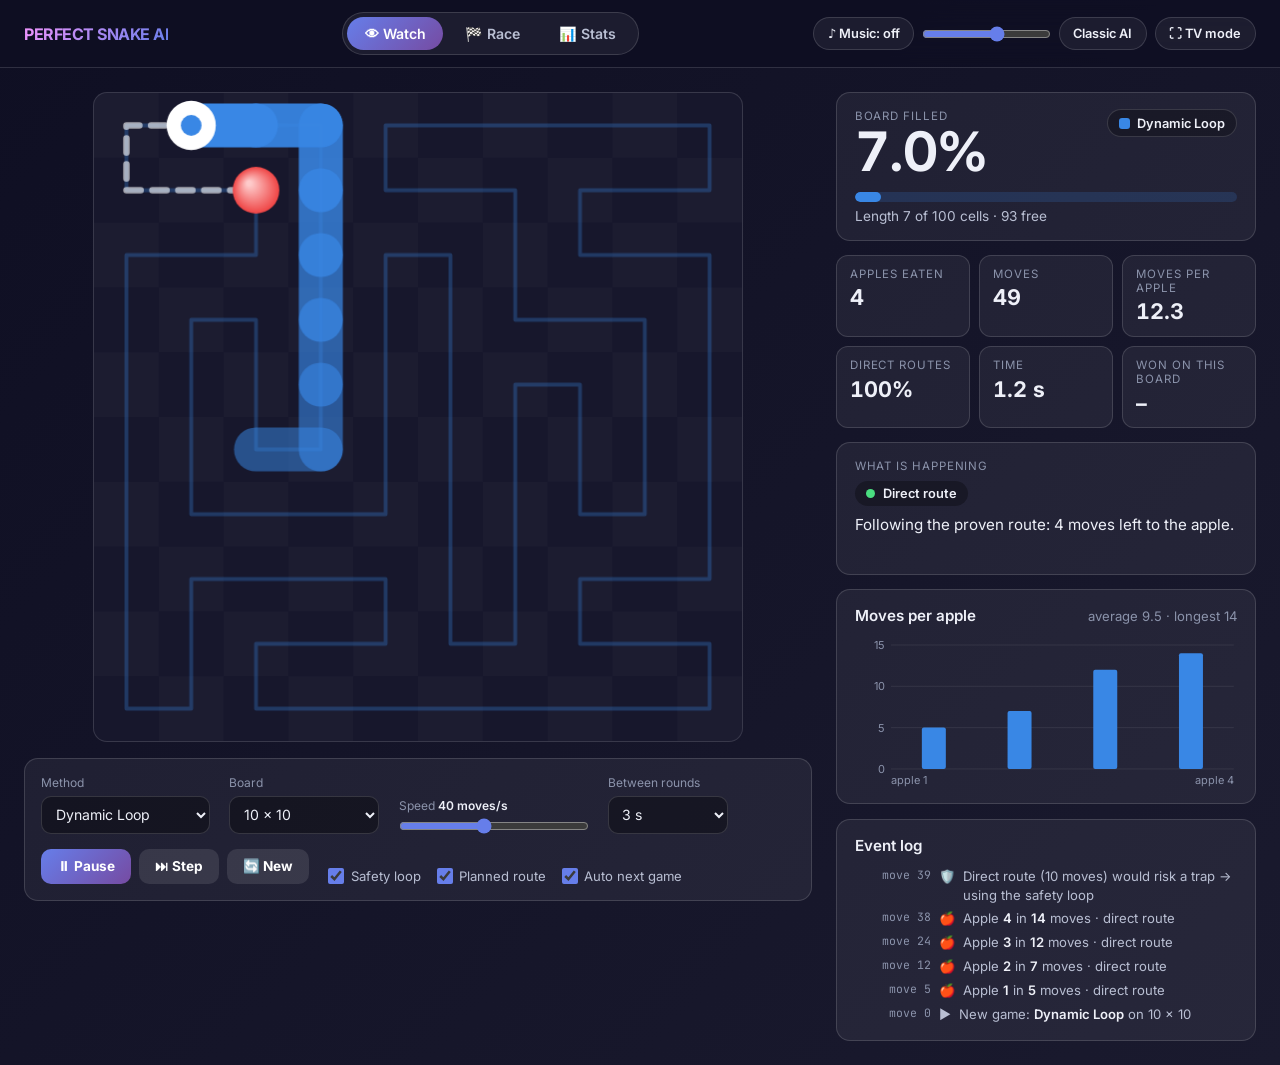
<file: perfect/index.html>
<!DOCTYPE html>
<html lang="en">
<head>
  <meta charset="UTF-8">
  <meta name="viewport" content="width=device-width, initial-scale=1.0">
  <title>Perfect Snake AI</title>
  <meta name="description" content="A Snake AI that wins every game, proven by calculation. Watch it, race four methods against each other and compare the statistics.">
  <link rel="icon" href="data:image/svg+xml,%3Csvg xmlns='http://www.w3.org/2000/svg' viewBox='0 0 100 100'%3E%3Ctext y='.9em' font-size='90'%3E%F0%9F%90%8D%3C/text%3E%3C/svg%3E">
  <link rel="stylesheet" href="styles.css">
</head>
<body>
  <header class="topbar">
    <div class="brand">PERFECT <span>SNAKE AI</span></div>
    <nav class="tabs" role="tablist" aria-label="Views">
      <button class="tab-btn" role="tab" data-tab="watch" aria-selected="true">👁 Watch</button>
      <button class="tab-btn" role="tab" data-tab="race" aria-selected="false">🏁 Race</button>
      <button class="tab-btn" role="tab" data-tab="stats" aria-selected="false">📊 Stats</button>
    </nav>
    <div class="top-actions">
      <div class="music-ctl">
        <button class="ghost-btn" id="musicBtn" aria-pressed="false" title="Generative ambient music (M)">♪ Music: off</button>
        <input type="range" id="musicVol" min="0" max="100" step="1" value="60" aria-label="Music volume">
      </div>
      <a class="ghost-btn" href="../">Classic AI</a>
      <button class="ghost-btn" id="tvBtn" title="Full screen, keeps the screen awake (T)">⛶ TV mode</button>
    </div>
  </header>
  <button class="tv-exit" id="tvExit">✕ Exit TV mode</button>

  <!-- ============================== WATCH ============================== -->
  <main class="view" id="view-watch">
    <div class="watch-grid">
      <section class="stage">
        <div class="board-wrap" id="watchWrap">
          <canvas id="watchBoard" aria-label="Snake board"></canvas>
          <div class="overlay" id="watchOverlay">
            <div class="overlay-title" id="overlayTitle">PERFECT!</div>
            <div class="overlay-grid" id="overlayStats"></div>
            <div class="overlay-note" id="overlayNote"></div>
          </div>
        </div>
        <div class="controls">
          <label class="ctl">
            <span>Method</span>
            <select id="wMethod"></select>
          </label>
          <label class="ctl">
            <span>Board</span>
            <select id="wSize" class="size-select"></select>
          </label>
          <label class="ctl ctl-speed">
            <span>Speed <b id="wSpeedLabel"></b></span>
            <input type="range" id="wSpeed" min="0" max="9" step="1" value="4">
          </label>
          <label class="ctl ctl-narrow">
            <span>Between rounds</span>
            <select id="wDelay" class="delay-select" title="Pause before the next round starts"></select>
          </label>
          <div class="ctl-buttons">
            <button class="btn" id="wPlay">⏸ Pause</button>
            <button class="btn btn-soft" id="wStep" title="One move (S)">⏭ Step</button>
            <button class="btn btn-soft" id="wNew" title="New game (R)">🔄 New</button>
          </div>
          <div class="ctl-toggles">
            <label><input type="checkbox" id="wShowLoop" checked> Safety loop</label>
            <label><input type="checkbox" id="wShowRoute" checked> Planned route</label>
            <label><input type="checkbox" id="wAuto" checked> Auto next game</label>
          </div>
        </div>
      </section>

      <aside class="side">
        <div class="card hero-card">
          <div class="hero-top">
            <div>
              <div class="label">Board filled</div>
              <div class="hero" id="wFill">0%</div>
            </div>
            <div class="method-badge" id="wBadge"></div>
          </div>
          <div class="meter"><div id="wMeter"></div></div>
          <div class="hero-sub" id="wLength">Length 3 of 100 cells</div>
        </div>

        <div class="tiles">
          <div class="tile"><div class="label">Apples eaten</div><div class="value" id="wApples">0</div></div>
          <div class="tile"><div class="label">Moves</div><div class="value" id="wMoves">0</div></div>
          <div class="tile"><div class="label">Moves per apple</div><div class="value" id="wPerApple">–</div></div>
          <div class="tile"><div class="label">Direct routes</div><div class="value" id="wDirect">–</div></div>
          <div class="tile"><div class="label">Time</div><div class="value" id="wTime">0.0 s</div></div>
          <div class="tile"><div class="label">Won on this board</div><div class="value" id="wRecord">–</div></div>
        </div>

        <div class="card narrate">
          <div class="label">What is happening</div>
          <div class="mode-chip" id="wChip"><i></i><span>Starting</span></div>
          <p id="wNarration">The snake is about to start.</p>
        </div>

        <div class="card">
          <div class="card-head">
            <h3>Moves per apple</h3>
            <span class="muted" id="wChartNote">each bar is one apple</span>
          </div>
          <div class="chart" id="wChart"></div>
        </div>

        <div class="card log-card">
          <div class="card-head"><h3>Event log</h3></div>
          <ol class="log" id="wLog"></ol>
        </div>
      </aside>
    </div>
  </main>

  <!-- ============================== RACE =============================== -->
  <main class="view" id="view-race" hidden>
    <div class="race-head">
      <div>
        <h2>Race: four methods, same apples</h2>
        <p class="muted">Every snake makes one move per tick and gets the same apple sequence. The fewer moves a method needs, the sooner it fills its board.</p>
      </div>
      <div class="controls controls-inline">
        <label class="ctl">
          <span>Board</span>
          <select id="rSize" class="size-select"></select>
        </label>
        <label class="ctl ctl-speed">
          <span>Speed <b id="rSpeedLabel"></b></span>
          <input type="range" id="rSpeed" min="0" max="9" step="1" value="6">
        </label>
        <label class="ctl ctl-narrow">
          <span>Between rounds</span>
          <select id="rDelay" class="delay-select" title="Pause before the next round starts"></select>
        </label>
        <div class="ctl-buttons">
          <button class="btn" id="rPlay">⏸ Pause</button>
          <button class="btn btn-soft" id="rNew">🔄 New race</button>
        </div>
        <div class="ctl-toggles">
          <label><input type="checkbox" id="rAuto" checked> Auto next race</label>
        </div>
      </div>
    </div>

    <div class="race-boards" id="raceBoards"></div>

    <div class="race-bottom">
      <div class="card">
        <div class="card-head">
          <h3>Board filled vs. moves (this race)</h3>
          <div class="legend" id="rLegend"></div>
        </div>
        <div class="chart" id="rChart"></div>
      </div>
      <div class="card">
        <div class="card-head">
          <h3>Scoreboard</h3>
          <span class="muted" id="rRaceCount">0 races on this board size</span>
        </div>
        <div class="table-scroll"><table class="table" id="rTable"></table></div>
      </div>
    </div>
  </main>

  <!-- ============================== STATS ============================== -->
  <main class="view" id="view-stats" hidden>
    <div class="stats-head">
      <div>
        <h2>Statistics</h2>
        <p class="muted">Every finished game is recorded on this device: from Watch, Race, benchmarks and the marathon.</p>
      </div>
      <div class="controls controls-inline">
        <label class="ctl">
          <span>Board</span>
          <select id="sSize" class="size-select"></select>
        </label>
        <label class="ctl">
          <span>Games per method</span>
          <select id="sCount">
            <option value="10">10</option>
            <option value="100" selected>100</option>
            <option value="1000">1,000</option>
          </select>
        </label>
        <div class="ctl-buttons">
          <button class="btn" id="sBench">⚡ Run benchmark</button>
          <button class="btn btn-soft" id="sMarathon" title="Plays games non-stop in the background, also while the tab is hidden">🏃 Start marathon</button>
        </div>
      </div>
    </div>

    <div class="runner-status" id="sRunner" hidden></div>

    <div class="stats-hero">
      <div class="card">
        <div class="label">Games recorded on this board size</div>
        <div class="hero" id="sGames">0</div>
        <div class="hero-sub" id="sGamesAll">0 games in total</div>
      </div>
      <div class="card">
        <div class="label">Fastest guaranteed method</div>
        <div class="hero hero-sm" id="sFastest">–</div>
        <div class="hero-sub" id="sFastestSub">Run a benchmark to find out</div>
      </div>
      <div class="card">
        <div class="label">Methods with a proof</div>
        <div class="hero hero-sm" id="sProofWins">–</div>
        <div class="hero-sub" id="sProofSub">share of games won by the three proven methods</div>
      </div>
    </div>

    <div class="stats-grid">
      <div class="card">
        <div class="card-head"><h3>Average moves to fill the board</h3><span class="muted">fewer is better · won games only</span></div>
        <div class="chart" id="sMovesChart"></div>
      </div>
      <div class="card">
        <div class="card-head"><h3>Win rate</h3><span class="muted">share of games where the board got filled</span></div>
        <div class="chart" id="sWinChart"></div>
      </div>
    </div>

    <div class="card">
      <div class="card-head">
        <h3>All numbers</h3>
        <div class="ctl-buttons">
          <button class="btn btn-soft btn-sm" id="sCsv">⬇ Export CSV</button>
          <button class="btn btn-soft btn-sm" id="sReset">🗑 Reset stats</button>
        </div>
      </div>
      <div class="table-scroll"><table class="table" id="sTable"></table></div>
    </div>

    <div class="card about">
      <div class="about-grid">
        <div>
          <h3>Why it always wins</h3>
          <p>A <em>Hamilton loop</em> is a closed route that visits every cell exactly once. If the snake's body lies along such a loop as one unbroken piece, the snake can always just follow the loop: the cell ahead is either empty or the tail that is about to move away. It can never crash, and it reaches every apple within one lap.</p>
          <p>Before every move the AI checks that such a loop still exists after the move. That is a calculation, not a guess.</p>
        </div>
        <div>
          <h3>The four methods</h3>
          <ul id="methodList"></ul>
        </div>
        <div>
          <h3>Good to know</h3>
          <ul>
            <li>Only even board sizes: an odd × odd board has no Hamilton loop, so no method can guarantee a win there.</li>
            <li>The marathon keeps playing in a background thread, so you can leave this tab open (for example while you are at work) and come back to more statistics.</li>
            <li>Statistics are stored in this browser only.</li>
          </ul>
        </div>
      </div>
    </div>
  </main>

  <div class="tooltip" id="tooltip" role="status" hidden></div>

  <script src="snake-engine.js"></script>
  <script src="ambient.js"></script>
  <script src="app.js"></script>
</body>
</html>
</file>
<file: perfect/styles.css>
@import url('https://fonts.googleapis.com/css2?family=Syncopate:wght@700&family=JetBrains+Mono:wght@400;700&family=Inter:wght@400;600;700&display=swap');

* { margin: 0; padding: 0; box-sizing: border-box; }

:root {
  color-scheme: dark;
  --primary: #667eea;
  --secondary: #764ba2;
  --accent: #f093fb;
  --bg-1: #0f0f23;
  --bg-2: #1a1a2e;
  --surface: #17172c;
  --surface-2: rgba(255, 255, 255, 0.06);
  --border: rgba(255, 255, 255, 0.14);
  --grid: rgba(255, 255, 255, 0.08);
  --text: #eef0f8;
  --text-2: #b9bfd3;
  --muted: #8b93ab;
  --good: #4ade80;
  --bad: #f87171;
  --warn: #fbbf24;
  /* method identity (categorical slots, validated on the dark surface) */
  --m-dynamic: #3987e5;
  --m-shortcuts: #d95926;
  --m-hamilton: #199e70;
  --m-greedy: #c98500;
  --radius: 14px;
  --sans: 'Inter', system-ui, -apple-system, 'Segoe UI', sans-serif;
  --mono: 'JetBrains Mono', ui-monospace, monospace;
}

html, body { background: var(--bg-1); }
body {
  font-family: var(--sans);
  background: linear-gradient(135deg, var(--bg-1) 0%, var(--bg-2) 100%);
  color: var(--text);
  min-height: 100vh;
  overflow-x: hidden;
}

h2 { font-size: 1.25rem; margin-bottom: 0.25rem; }
h3 { font-size: 0.95rem; font-weight: 600; }
.muted { color: var(--muted); font-size: 0.82rem; }
.label { font-size: 0.72rem; color: var(--muted); text-transform: uppercase; letter-spacing: 0.08em; }

/* ------------------------------ top bar ------------------------------ */
.topbar {
  position: sticky;
  top: 0;
  z-index: 20;
  display: flex;
  align-items: center;
  gap: 1rem;
  padding: 0.75rem 1.5rem;
  background: rgba(15, 15, 35, 0.85);
  backdrop-filter: blur(14px);
  -webkit-backdrop-filter: blur(14px);
  border-bottom: 1px solid var(--border);
}
.brand {
  font-family: 'Syncopate', var(--sans);
  font-weight: 700;
  font-size: 1rem;
  letter-spacing: -0.5px;
  white-space: nowrap;
  background: linear-gradient(135deg, var(--accent), var(--primary));
  -webkit-background-clip: text;
  background-clip: text;
  -webkit-text-fill-color: transparent;
}
.tabs { display: flex; gap: 0.25rem; margin: 0 auto; background: var(--surface-2); border: 1px solid var(--border); border-radius: 999px; padding: 0.25rem; }
.tab-btn {
  border: 0;
  background: transparent;
  color: var(--text-2);
  font: 600 0.88rem var(--sans);
  padding: 0.5rem 1.1rem;
  border-radius: 999px;
  cursor: pointer;
}
.tab-btn[aria-selected="true"] { background: linear-gradient(135deg, var(--primary), var(--secondary)); color: #fff; }
.top-actions { display: flex; gap: 0.5rem; align-items: center; }
.music-ctl { display: flex; align-items: center; gap: 0.45rem; }
.music-ctl input { width: 84px; }
#musicBtn[aria-pressed="true"] { background: linear-gradient(135deg, var(--primary), var(--secondary)); border-color: transparent; color: #fff; }
.ghost-btn {
  border: 1px solid var(--border);
  background: var(--surface-2);
  color: var(--text);
  font: 600 0.8rem var(--sans);
  padding: 0.5rem 0.85rem;
  border-radius: 999px;
  text-decoration: none;
  cursor: pointer;
  white-space: nowrap;
}
.ghost-btn:hover, .tab-btn:hover { filter: brightness(1.15); }

.view { padding: 1.5rem; max-width: 1700px; margin: 0 auto; }

/* ------------------------------ controls ----------------------------- */
.controls {
  display: flex;
  flex-wrap: wrap;
  gap: 0.9rem 1.2rem;
  align-items: flex-end;
  margin-top: 1rem;
  padding: 1rem;
  background: var(--surface-2);
  border: 1px solid var(--border);
  border-radius: var(--radius);
}
.controls-inline { margin-top: 0; }
.ctl { display: flex; flex-direction: column; gap: 0.35rem; font-size: 0.75rem; color: var(--muted); min-width: 150px; }
.ctl b { color: var(--text); font-weight: 600; }
.ctl-speed { min-width: 190px; }
.ctl-narrow { min-width: 120px; }
select {
  background: rgba(0, 0, 0, 0.35);
  color: var(--text);
  border: 1px solid var(--border);
  border-radius: 10px;
  padding: 0.55rem 0.6rem;
  font: 0.88rem var(--sans);
}
input[type="range"] { accent-color: var(--primary); width: 100%; }
.ctl-buttons { display: flex; gap: 0.5rem; flex-wrap: wrap; }
.ctl-toggles { display: flex; gap: 1rem; flex-wrap: wrap; font-size: 0.82rem; color: var(--text-2); }
.ctl-toggles label { display: inline-flex; align-items: center; gap: 0.4rem; cursor: pointer; }
.ctl-toggles input { accent-color: var(--primary); width: 1rem; height: 1rem; }
.btn {
  border: 0;
  border-radius: 10px;
  padding: 0.62rem 1rem;
  font: 700 0.85rem var(--sans);
  color: #fff;
  background: linear-gradient(135deg, var(--primary), var(--secondary));
  cursor: pointer;
  white-space: nowrap;
}
.btn:hover { filter: brightness(1.1); }
.btn:disabled { opacity: 0.5; cursor: default; filter: none; }
.btn-soft { background: rgba(255, 255, 255, 0.1); }
.btn-sm { padding: 0.4rem 0.7rem; font-size: 0.78rem; }

/* ------------------------------- cards ------------------------------- */
.card {
  background: var(--surface-2);
  border: 1px solid var(--border);
  border-radius: var(--radius);
  padding: 1rem 1.1rem;
}
.card-head { display: flex; justify-content: space-between; align-items: baseline; gap: 0.75rem; flex-wrap: wrap; margin-bottom: 0.75rem; }
.hero { font-size: 3.4rem; font-weight: 700; line-height: 1.05; font-variant-numeric: tabular-nums; letter-spacing: -1px; }
.hero-sm { font-size: 1.9rem; letter-spacing: -0.5px; }
.hero-sub { color: var(--text-2); font-size: 0.85rem; margin-top: 0.35rem; }
.hero-top { display: flex; justify-content: space-between; align-items: flex-start; gap: 0.75rem; }
.meter { height: 10px; border-radius: 999px; background: rgba(57, 135, 229, 0.18); overflow: hidden; margin-top: 0.75rem; }
.meter > div { height: 100%; width: 0; border-radius: 999px; background: var(--m-dynamic); transition: width 0.25s ease; }
.method-badge {
  display: inline-flex; align-items: center; gap: 0.45rem;
  font-size: 0.8rem; font-weight: 600; color: var(--text);
  padding: 0.35rem 0.7rem; border-radius: 999px; border: 1px solid var(--border); background: rgba(0, 0, 0, 0.25);
  white-space: nowrap;
}
.swatch { width: 0.7rem; height: 0.7rem; border-radius: 3px; display: inline-block; flex: none; }

.tiles { display: grid; grid-template-columns: repeat(3, 1fr); gap: 0.6rem; }
.tile { background: var(--surface-2); border: 1px solid var(--border); border-radius: 12px; padding: 0.7rem 0.8rem; }
.tile .value { font-size: 1.35rem; font-weight: 700; margin-top: 0.2rem; font-variant-numeric: tabular-nums; white-space: nowrap; overflow: hidden; text-overflow: ellipsis; }

.narrate p { margin-top: 0.5rem; font-size: 0.95rem; line-height: 1.5; color: var(--text); min-height: 2.9em; }
.mode-chip { display: inline-flex; align-items: center; gap: 0.45rem; margin-top: 0.5rem; padding: 0.3rem 0.7rem; border-radius: 999px; background: rgba(0, 0, 0, 0.3); font-size: 0.8rem; font-weight: 600; }
.mode-chip i { width: 0.6rem; height: 0.6rem; border-radius: 50%; background: var(--muted); }

.log { list-style: none; font-size: 0.82rem; line-height: 1.45; color: var(--text-2); display: grid; gap: 0.3rem; max-height: 13.5rem; overflow: hidden; }
.log li { display: flex; gap: 0.5rem; }
.log li b { color: var(--text); font-weight: 600; }
.log .when { color: var(--muted); font-family: var(--mono); font-size: 0.72rem; min-width: 4.8rem; text-align: right; }

/* ------------------------------- watch ------------------------------- */
.watch-grid { display: grid; grid-template-columns: minmax(0, 1fr) 420px; gap: 1.5rem; align-items: start; }
.side { display: grid; gap: 0.9rem; }
.stage { min-width: 0; }
.board-wrap { position: relative; margin: 0 auto; }
canvas { display: block; border-radius: var(--radius); background: var(--surface); border: 1px solid var(--border); }
.overlay {
  position: absolute; inset: 0; display: none; flex-direction: column; align-items: center; justify-content: center; gap: 1rem;
  background: rgba(10, 10, 30, 0.8); border-radius: var(--radius); padding: 1.5rem; text-align: center;
}
.overlay.show { display: flex; }
.overlay-title {
  font-family: 'Syncopate', var(--sans); font-weight: 700; font-size: clamp(1.6rem, 5vw, 3rem);
  background: linear-gradient(135deg, var(--good), var(--accent)); -webkit-background-clip: text; background-clip: text; -webkit-text-fill-color: transparent;
}
.overlay.lost .overlay-title { background: linear-gradient(135deg, var(--bad), var(--warn)); -webkit-background-clip: text; background-clip: text; }
.overlay-grid { display: grid; grid-template-columns: repeat(3, minmax(90px, 1fr)); gap: 0.6rem; width: min(100%, 460px); }
.overlay-grid div { background: rgba(255, 255, 255, 0.07); border-radius: 10px; padding: 0.6rem; }
.overlay-grid b { display: block; font-size: 1.3rem; font-variant-numeric: tabular-nums; }
.overlay-grid span { font-size: 0.7rem; color: var(--muted); text-transform: uppercase; letter-spacing: 0.06em; }
.overlay-note { color: var(--text-2); font-size: 0.9rem; max-width: 460px; }

/* -------------------------------- race ------------------------------- */
.race-head, .stats-head { display: flex; justify-content: space-between; align-items: flex-end; gap: 1rem 2rem; flex-wrap: wrap; margin-bottom: 1.2rem; }
.race-head > div:first-child, .stats-head > div:first-child { max-width: 560px; }
.race-boards { display: grid; grid-template-columns: repeat(4, minmax(0, 1fr)); gap: 1rem; }
.race-card { padding: 0.8rem; }
.race-card .rc-head { display: flex; flex-direction: column; align-items: flex-start; gap: 0.4rem; margin-bottom: 0.6rem; }
.race-card .rc-name { display: flex; align-items: center; gap: 0.45rem; font-weight: 700; font-size: 0.92rem; white-space: nowrap; overflow: hidden; text-overflow: ellipsis; max-width: 100%; }
.race-card .rc-status { font-size: 0.78rem; font-weight: 700; padding: 0.2rem 0.55rem; border-radius: 999px; background: rgba(0, 0, 0, 0.3); white-space: nowrap; max-width: 100%; overflow: hidden; text-overflow: ellipsis; }
.race-card .rc-status.won { color: var(--good); }
.race-card .rc-status.lost { color: var(--bad); }
.race-card canvas { width: 100%; height: auto; }
.race-card .rc-stats { display: grid; grid-template-columns: repeat(3, 1fr); gap: 0.4rem; margin-top: 0.6rem; }
.race-card .rc-stats div { font-size: 0.7rem; color: var(--muted); text-transform: uppercase; letter-spacing: 0.05em; }
.race-card .rc-stats b { display: block; color: var(--text); font-size: 1.05rem; font-variant-numeric: tabular-nums; letter-spacing: 0; text-transform: none; }
.race-card .meter > div { transition: none; }
.race-bottom { display: grid; grid-template-columns: minmax(0, 1.4fr) minmax(0, 1fr); gap: 1rem; margin-top: 1rem; }

/* ------------------------------- stats ------------------------------- */
.stats-hero { display: grid; grid-template-columns: repeat(3, minmax(0, 1fr)); gap: 1rem; margin-bottom: 1rem; }
.stats-grid { display: grid; grid-template-columns: repeat(2, minmax(0, 1fr)); gap: 1rem; margin-bottom: 1rem; }
.runner-status { margin-bottom: 1rem; padding: 0.8rem 1rem; border-radius: var(--radius); border: 1px solid var(--border); background: rgba(57, 135, 229, 0.12); font-size: 0.9rem; }
.table-scroll { overflow-x: auto; }
.table { width: 100%; border-collapse: collapse; font-size: 0.85rem; }
.table th, .table td { padding: 0.55rem 0.5rem; border-bottom: 1px solid var(--grid); text-align: left; white-space: nowrap; }
.table th { white-space: normal; color: var(--muted); font-weight: 600; font-size: 0.74rem; text-transform: uppercase; letter-spacing: 0.05em; }
.table td.num, .table th.num { text-align: right; font-variant-numeric: tabular-nums; }
.table .mname { display: inline-flex; align-items: center; gap: 0.45rem; }
.about { margin-top: 1rem; }
.about-grid { display: grid; grid-template-columns: repeat(auto-fit, minmax(260px, 1fr)); gap: 1.5rem; }
.about h3 { color: var(--accent); margin-bottom: 0.5rem; }
.about p, .about li { font-size: 0.86rem; line-height: 1.6; color: var(--text-2); }
.about p + p { margin-top: 0.5rem; }
.about ul { padding-left: 1.1rem; display: grid; gap: 0.35rem; }

/* ------------------------------- charts ------------------------------ */
.chart { position: relative; width: 100%; }
.chart svg { display: block; width: 100%; height: auto; overflow: visible; }
.chart .axis text, .chart text { fill: var(--muted); font: 11px var(--sans); }
.chart .val { fill: var(--text); font-weight: 600; font-size: 12px; }
.chart .rowlabel { fill: var(--text-2); font-size: 12px; }
.chart .gridline { stroke: var(--grid); stroke-width: 1; }
.chart .empty { fill: var(--muted); font-size: 13px; }
.legend { display: flex; flex-wrap: wrap; gap: 0.4rem 0.9rem; font-size: 0.78rem; color: var(--text-2); }
.legend span { display: inline-flex; align-items: center; gap: 0.35rem; }
.tooltip {
  position: fixed; z-index: 50; pointer-events: none;
  background: #0b0b18; color: var(--text); border: 1px solid var(--border); border-radius: 10px;
  padding: 0.5rem 0.65rem; font-size: 0.8rem; line-height: 1.45; box-shadow: 0 8px 24px rgba(0, 0, 0, 0.45); max-width: 260px;
}
.tooltip .row { display: flex; align-items: center; gap: 0.4rem; }
.tooltip b { font-variant-numeric: tabular-nums; }

/* ------------------------------ TV mode ------------------------------ */
.tv-exit { display: none; }
body.tv .topbar, body.tv .controls, body.tv .race-head p, body.tv .log-card, body.tv .about { display: none; }
body.tv .race-head .controls { display: none; }
body.tv .tv-exit {
  display: block; position: fixed; bottom: 0.8rem; right: 0.8rem; z-index: 30; opacity: 0.25;
  border: 1px solid var(--border); background: rgba(0, 0, 0, 0.5); color: var(--text); border-radius: 999px; padding: 0.45rem 0.8rem; font: 600 0.8rem var(--sans); cursor: pointer;
}
body.tv .tv-exit:hover { opacity: 1; }
body.tv .view { max-width: none; padding: 1rem 1.5rem; }
body.tv .watch-grid { grid-template-columns: minmax(0, 1fr) 460px; }
body.tv .hero { font-size: 4.6rem; }
body.tv .tile .value { font-size: 1.7rem; }
body.tv .narrate p { font-size: 1.1rem; }
body.tv .race-head { margin-bottom: 0.6rem; }

/* ----------------------------- responsive ---------------------------- */
@media (max-width: 1250px) {
  .watch-grid { grid-template-columns: 1fr; }
  .race-boards { grid-template-columns: repeat(2, minmax(0, 1fr)); }
  .race-bottom, .stats-grid { grid-template-columns: minmax(0, 1fr); }
  body.tv .watch-grid { grid-template-columns: 1fr; }
}
@media (max-width: 820px) {
  .topbar { flex-wrap: wrap; padding: 0.6rem 1rem; gap: 0.6rem; }
  .tabs { order: 3; width: 100%; justify-content: space-between; }
  .tab-btn { flex: 1; padding: 0.5rem 0.4rem; }
  .top-actions { margin-left: auto; }
  .music-ctl input { display: none; }
  .view { padding: 1rem; }
  .stats-hero { grid-template-columns: minmax(0, 1fr); }
  .tiles { grid-template-columns: repeat(2, 1fr); }
  .hero { font-size: 2.8rem; }
  .ctl { min-width: 0; flex: 1 1 140px; }
}
@media (max-width: 480px) {
  .race-boards { gap: 0.6rem; }
  .race-card { padding: 0.55rem; }
  .race-card .rc-stats b { font-size: 0.9rem; }
  .race-card .rc-name { font-size: 0.8rem; }
  .overlay-grid { grid-template-columns: repeat(2, 1fr); }
}
</file>
